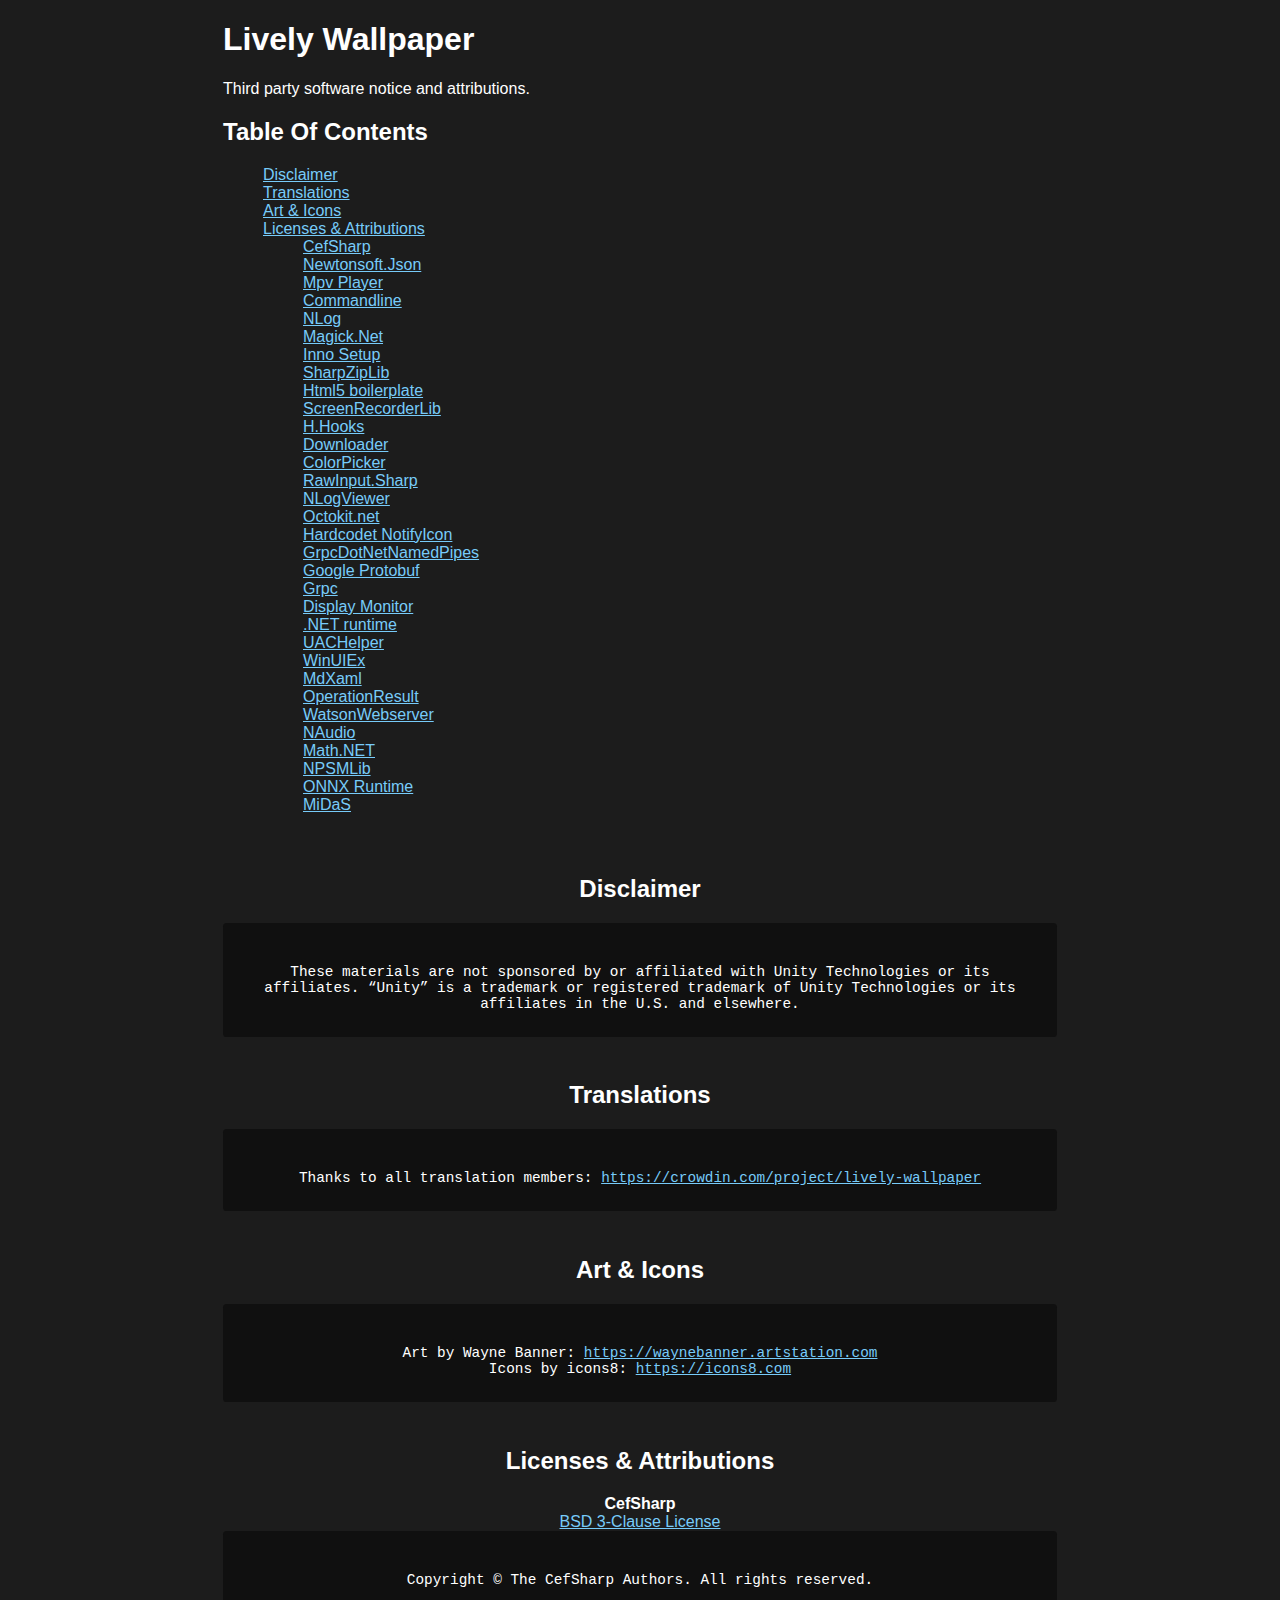
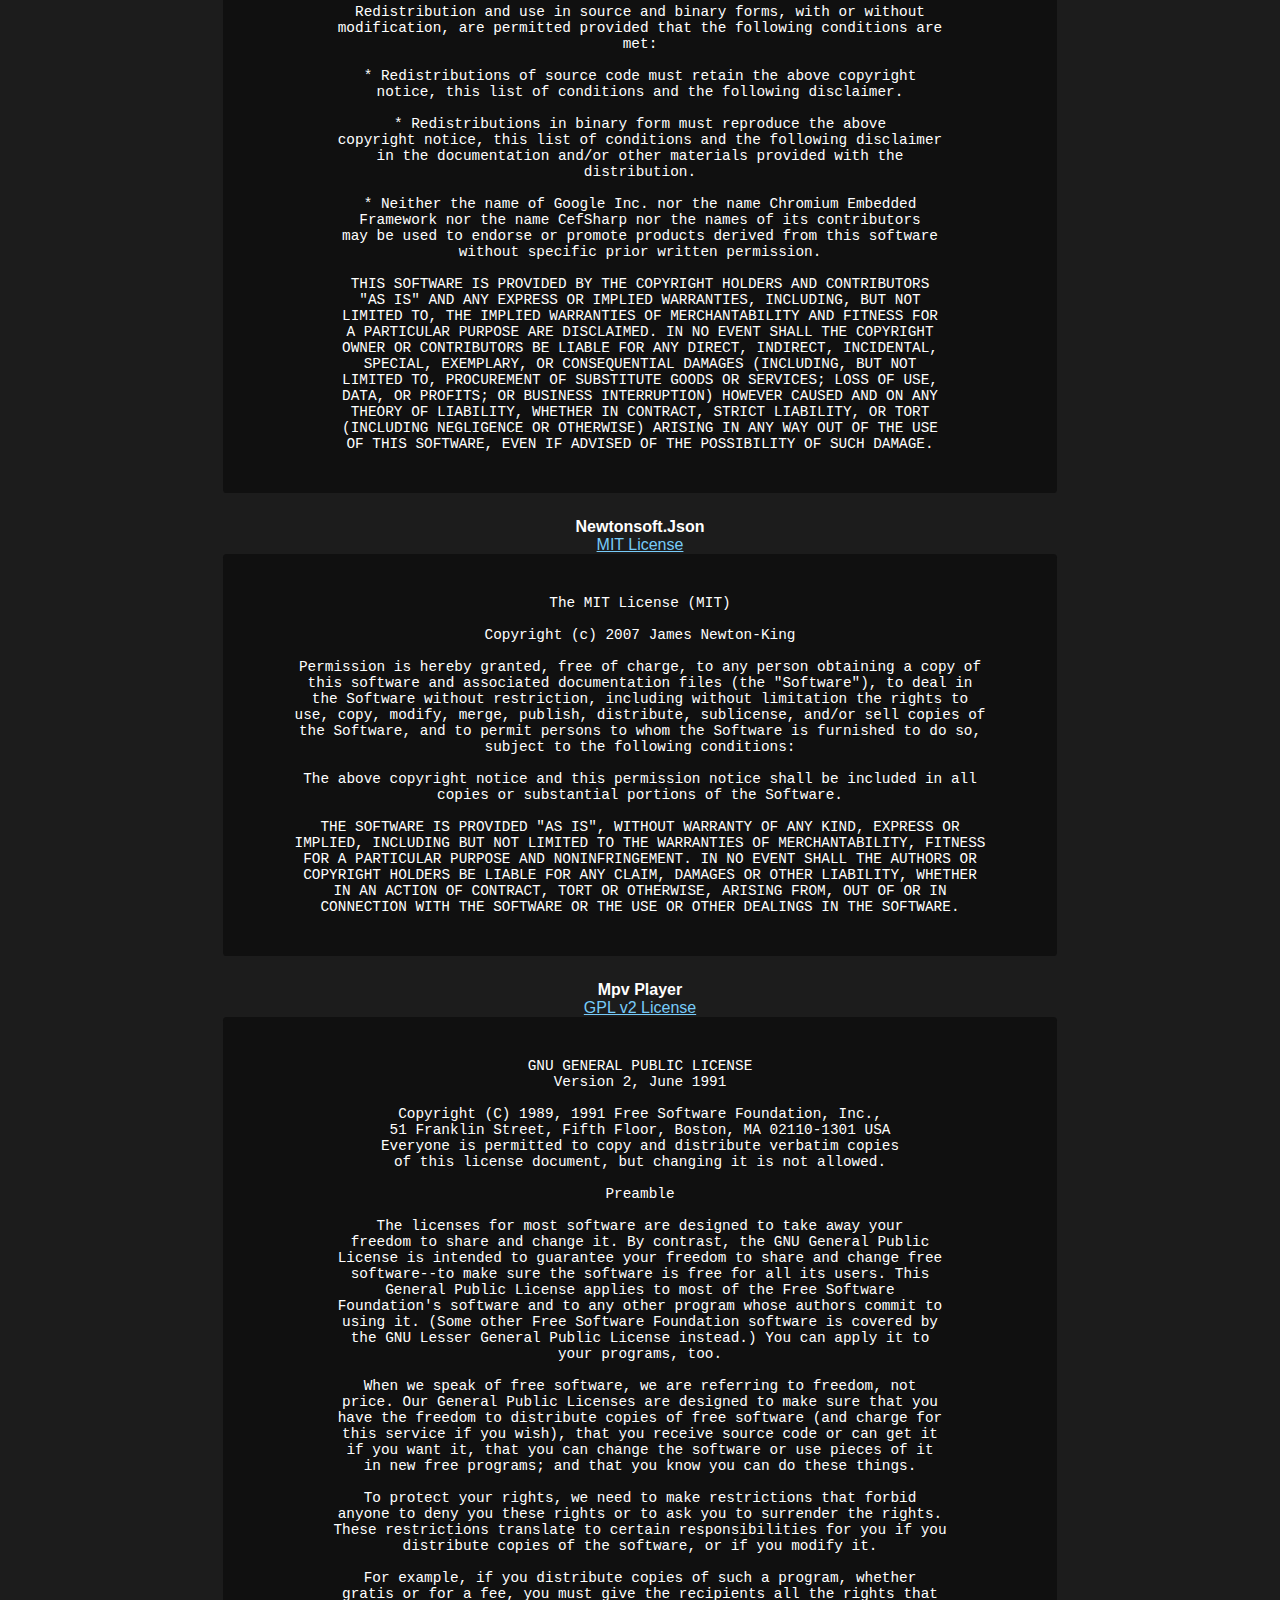
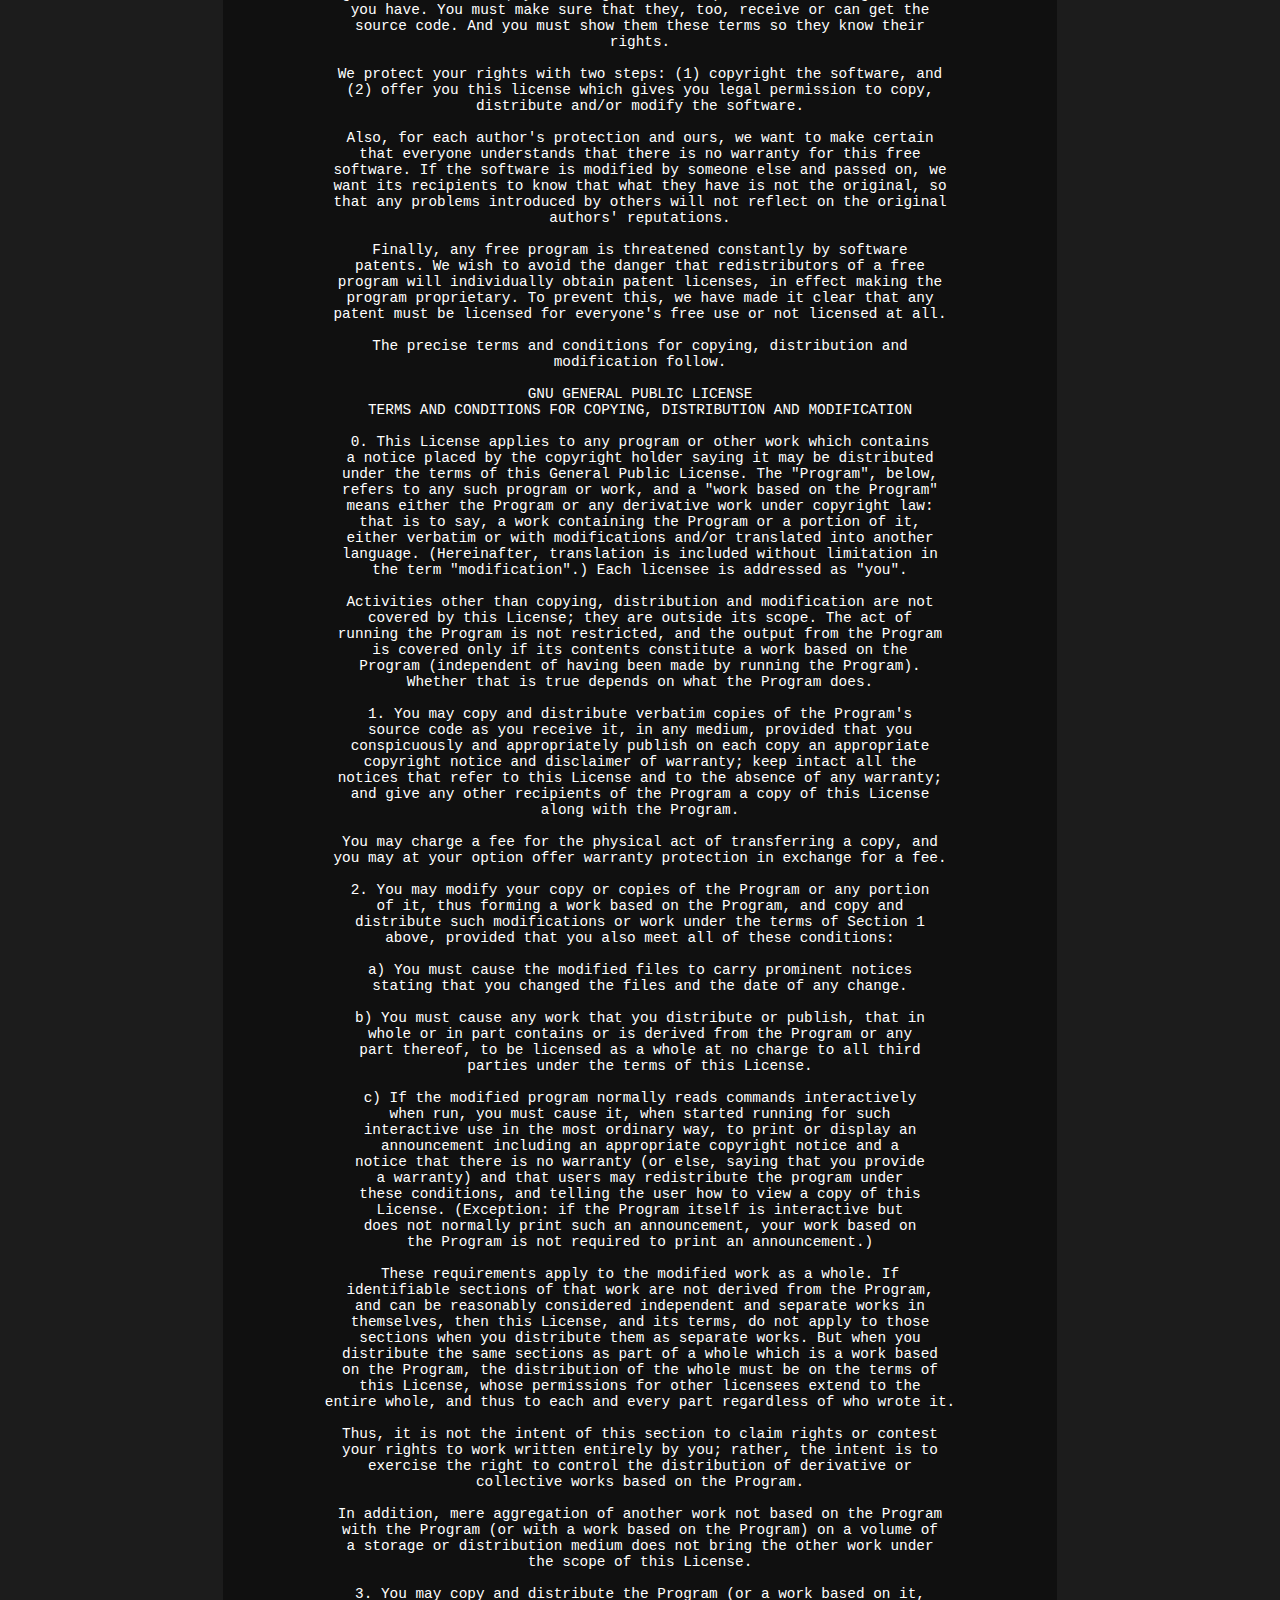
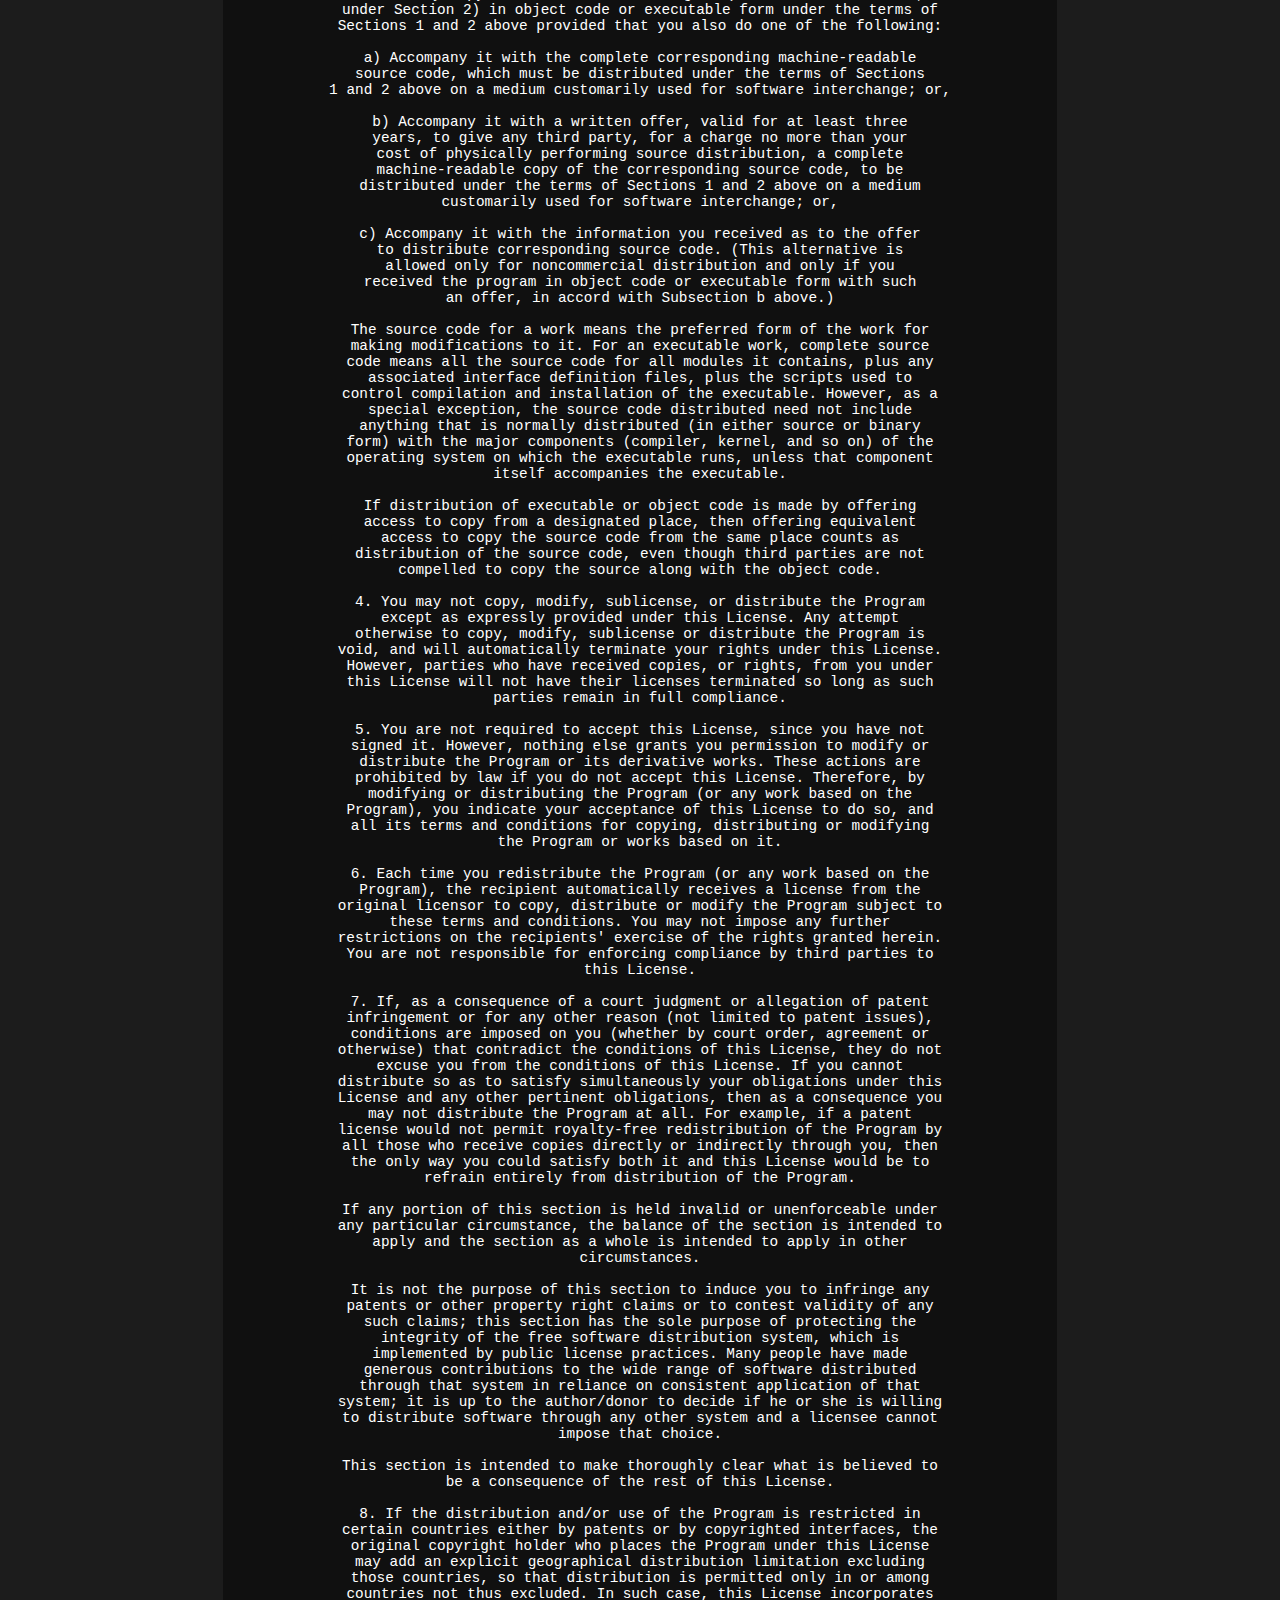
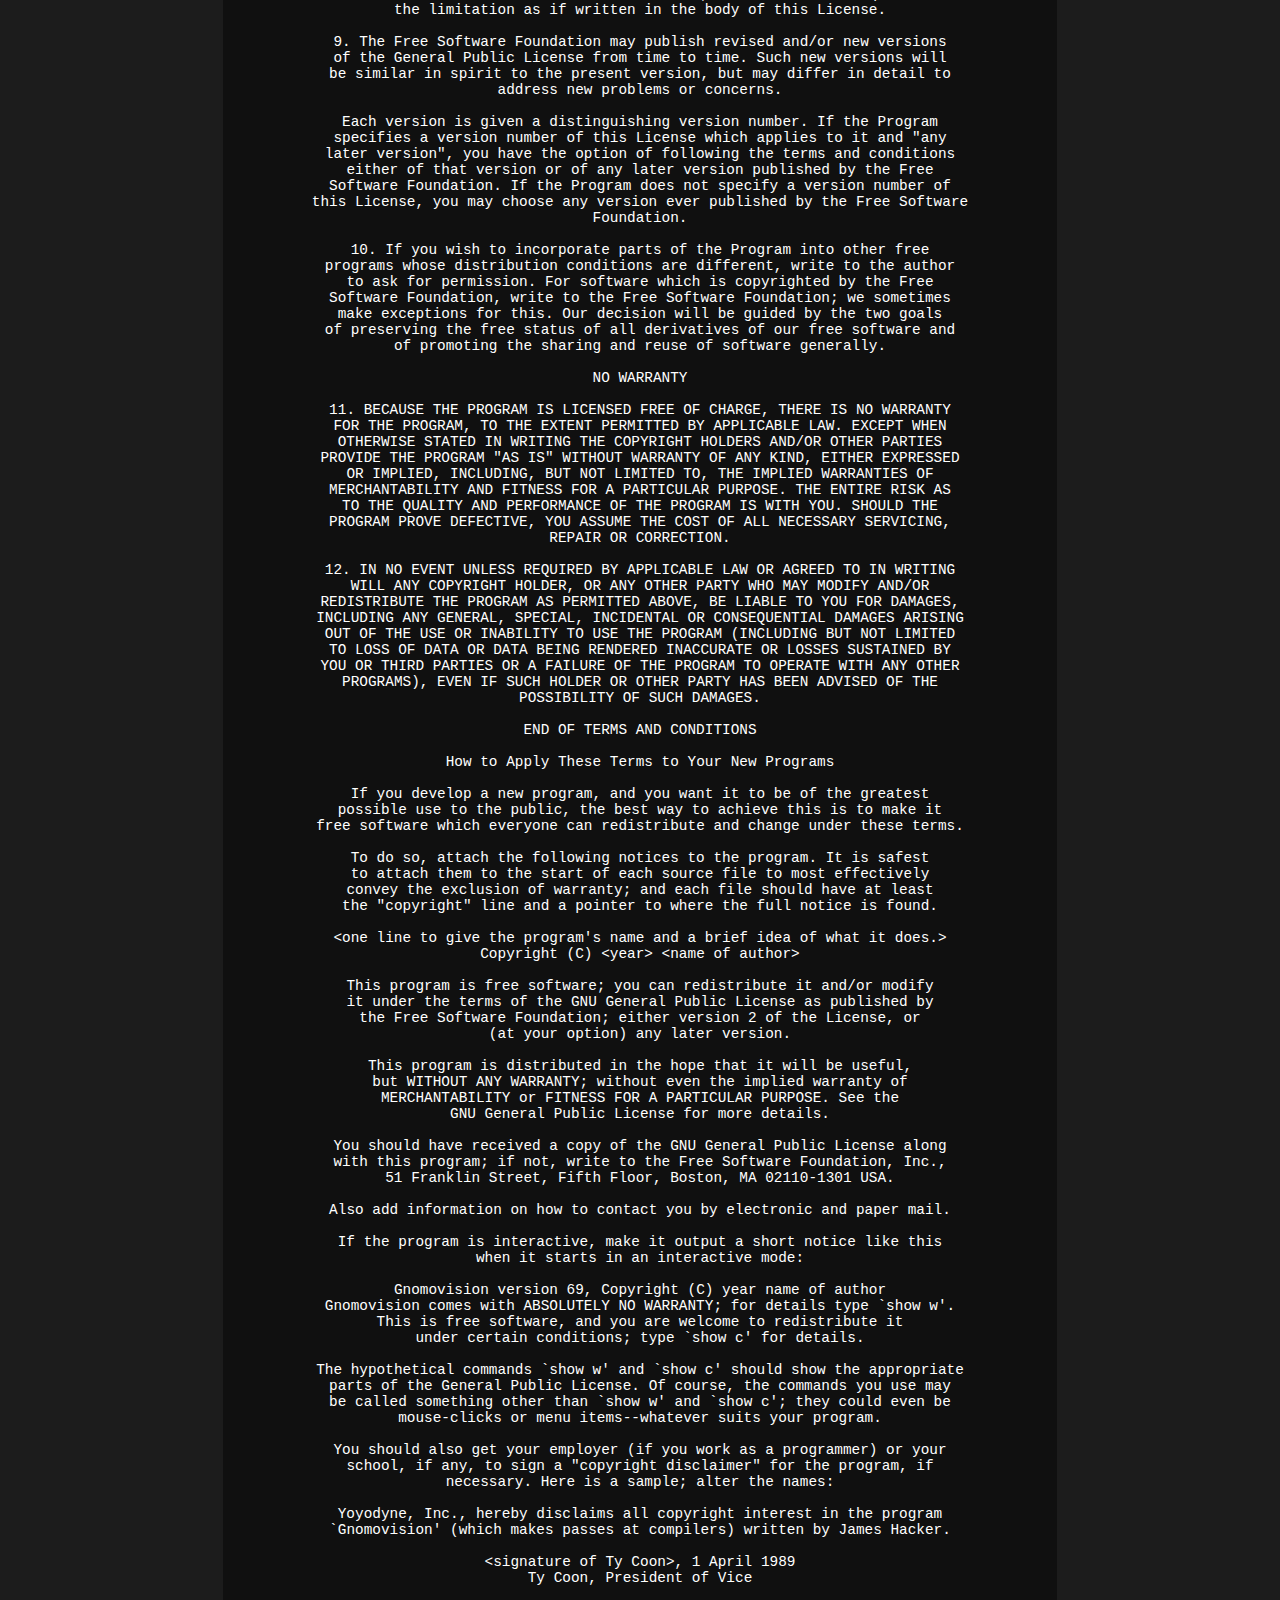
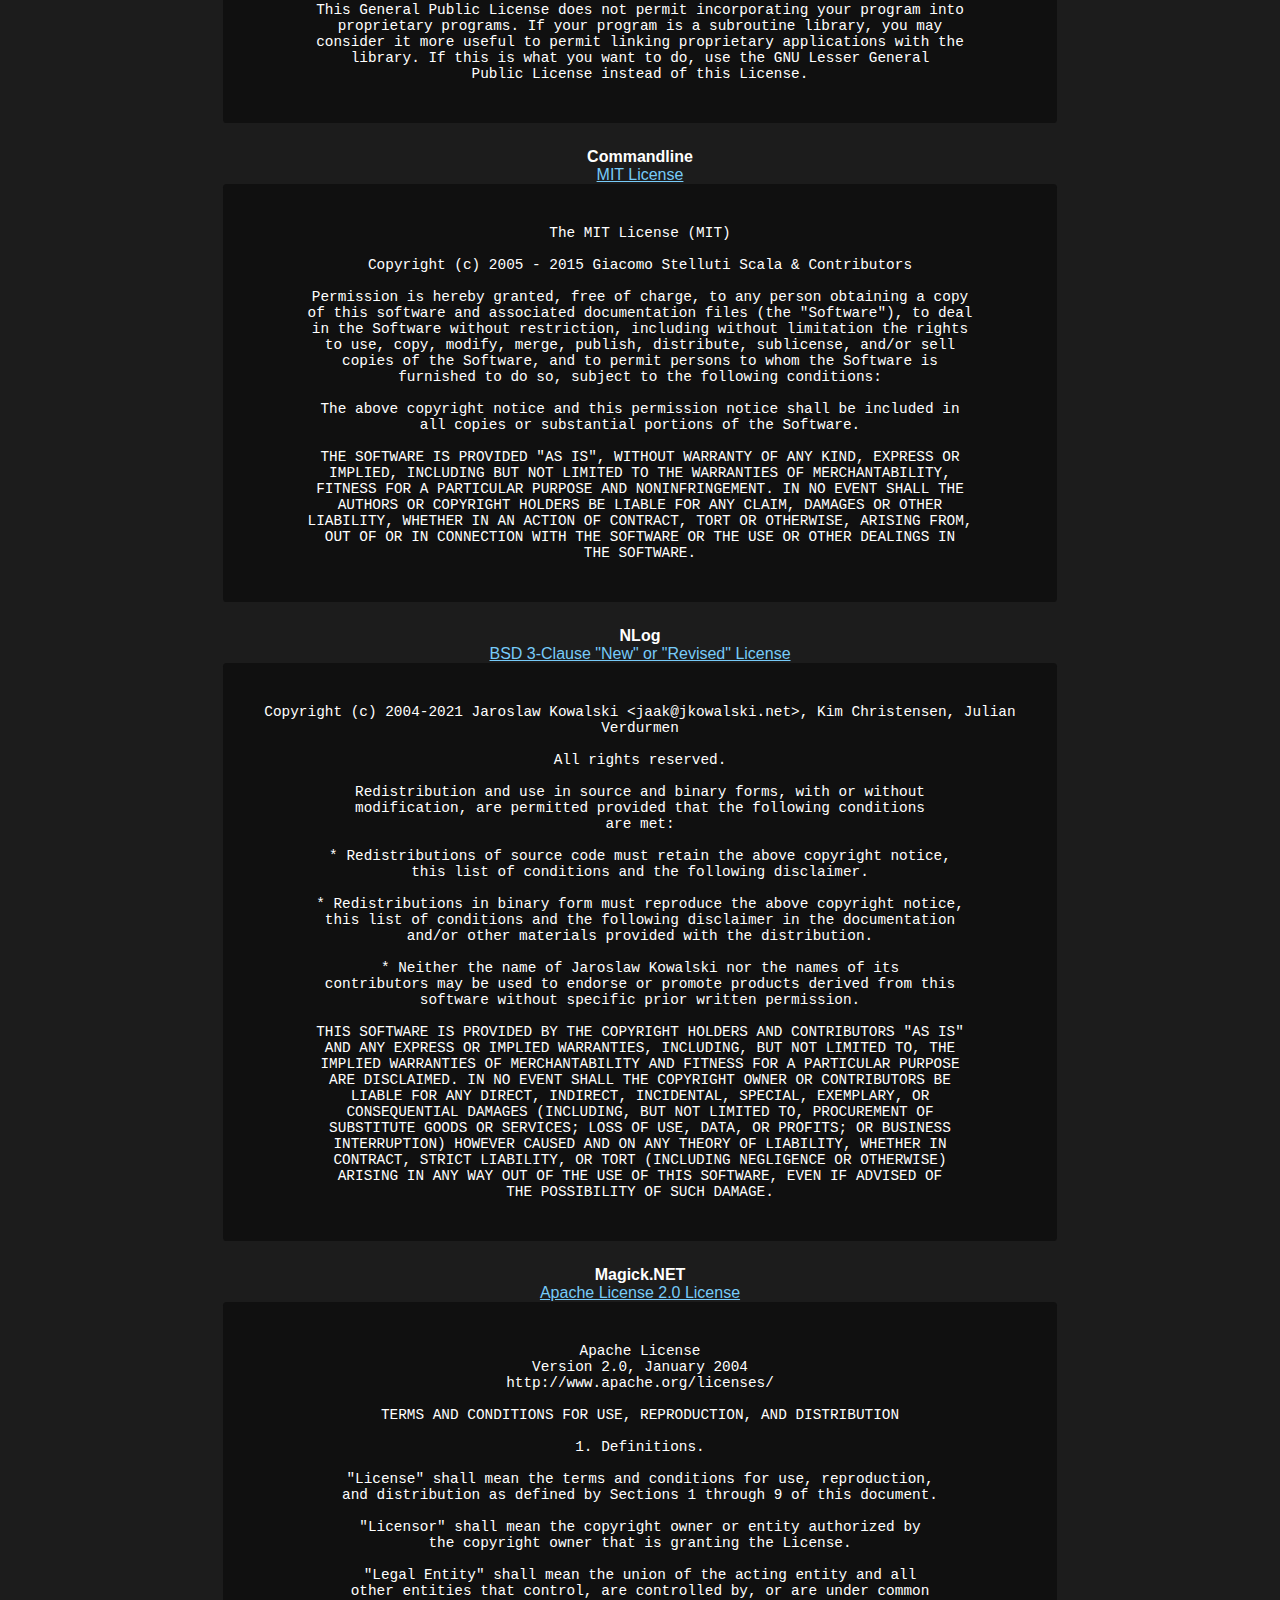
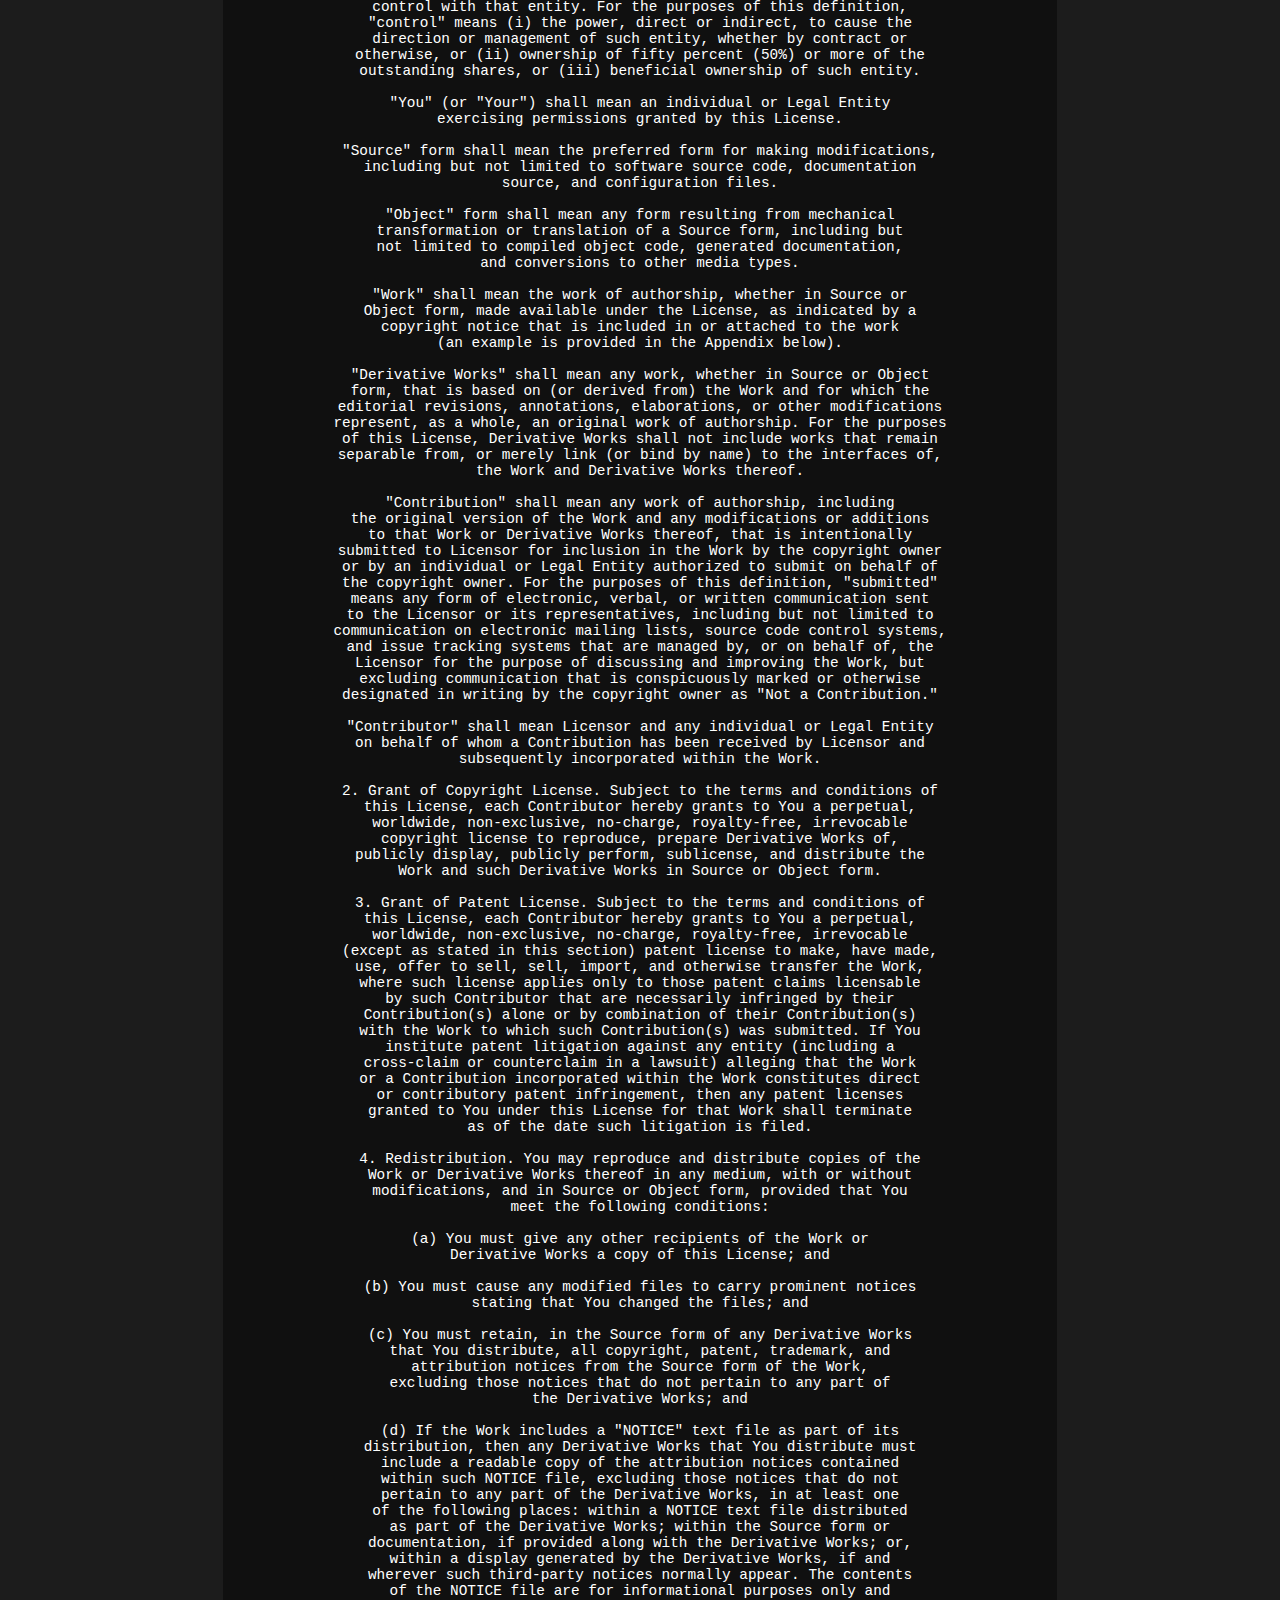
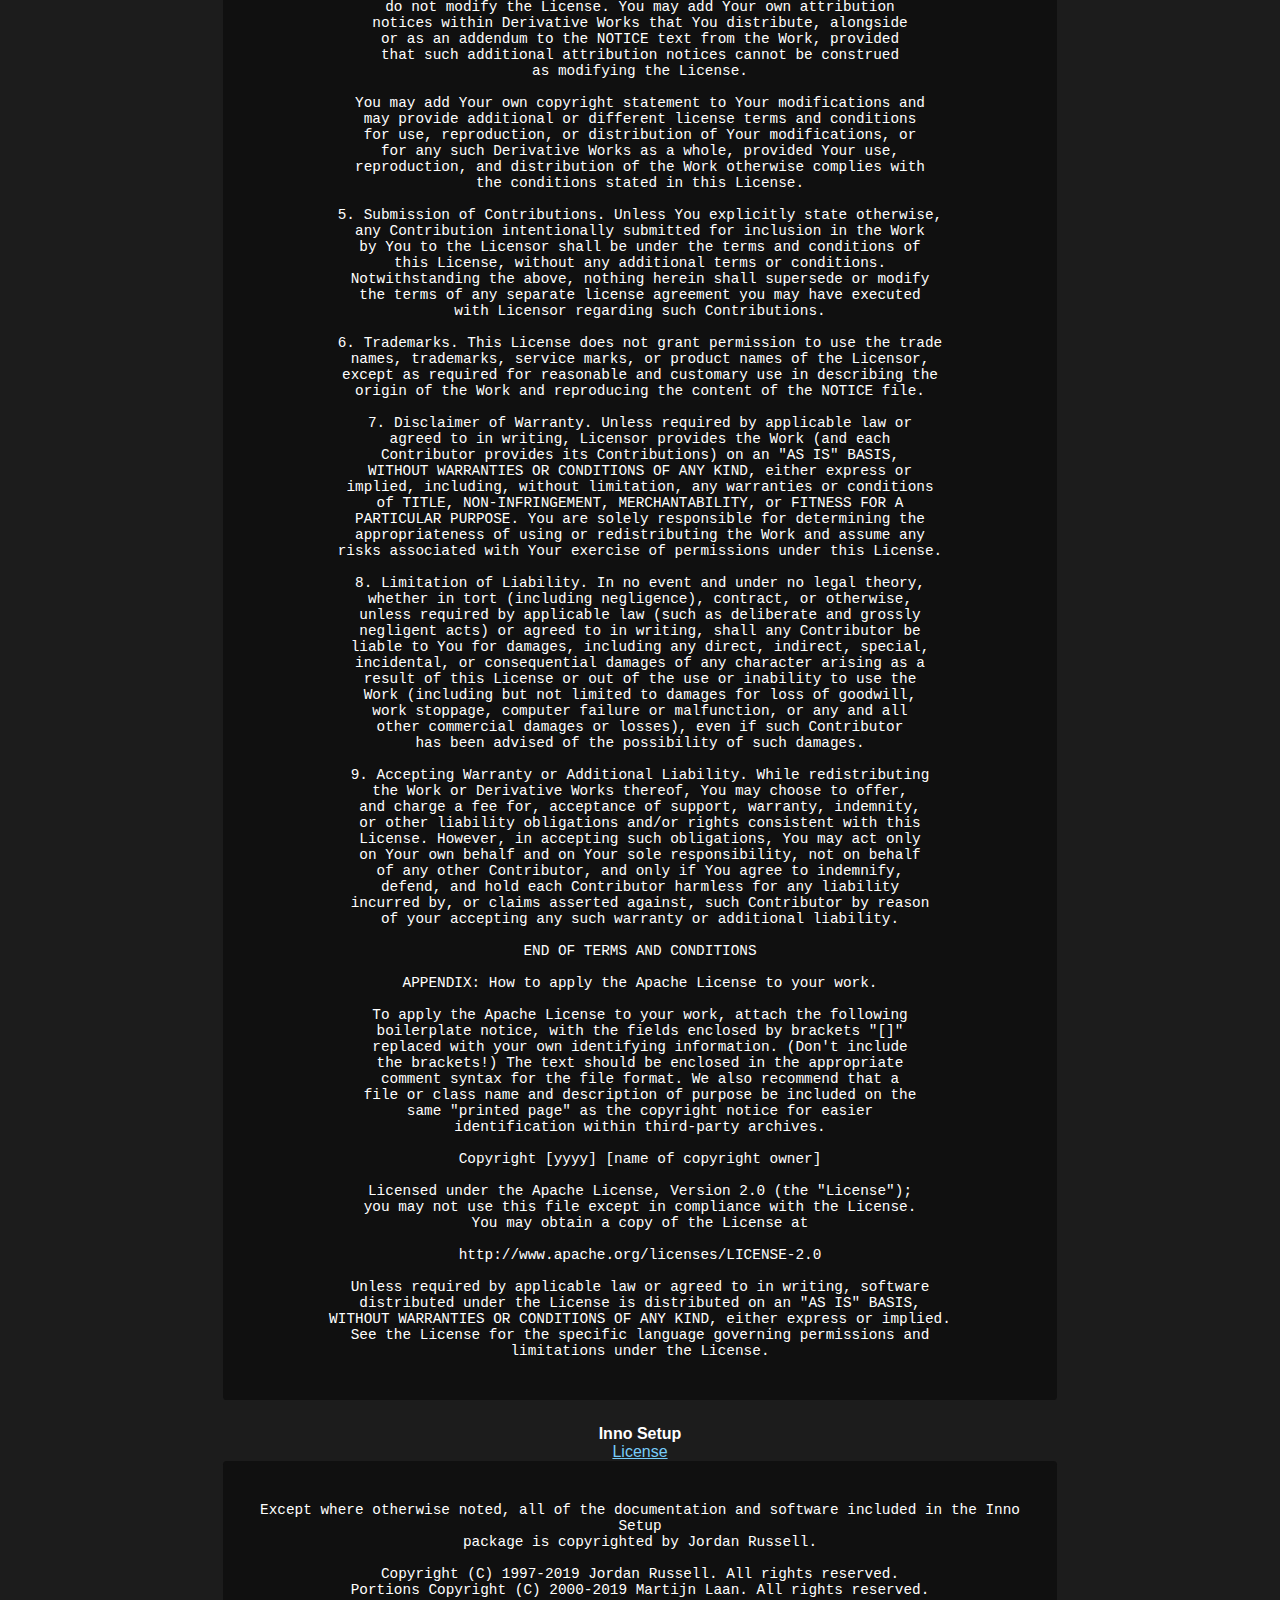
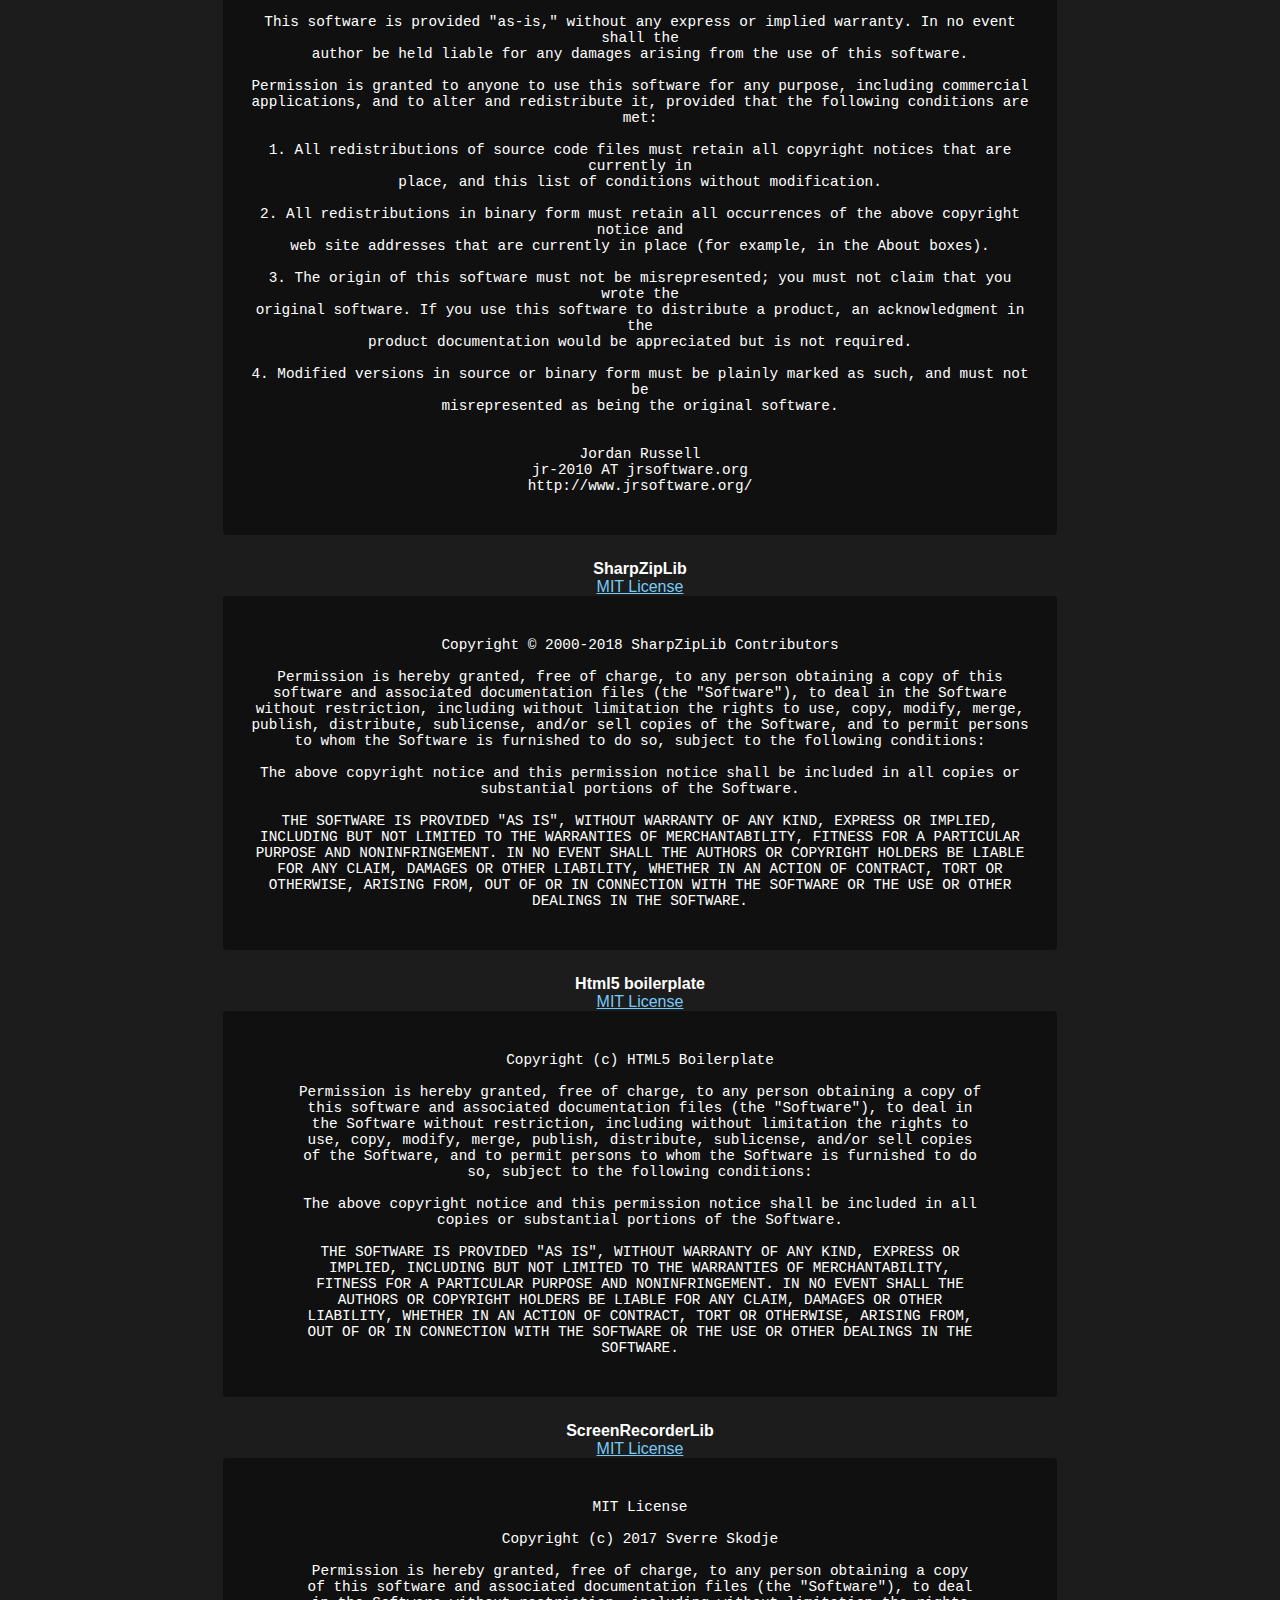
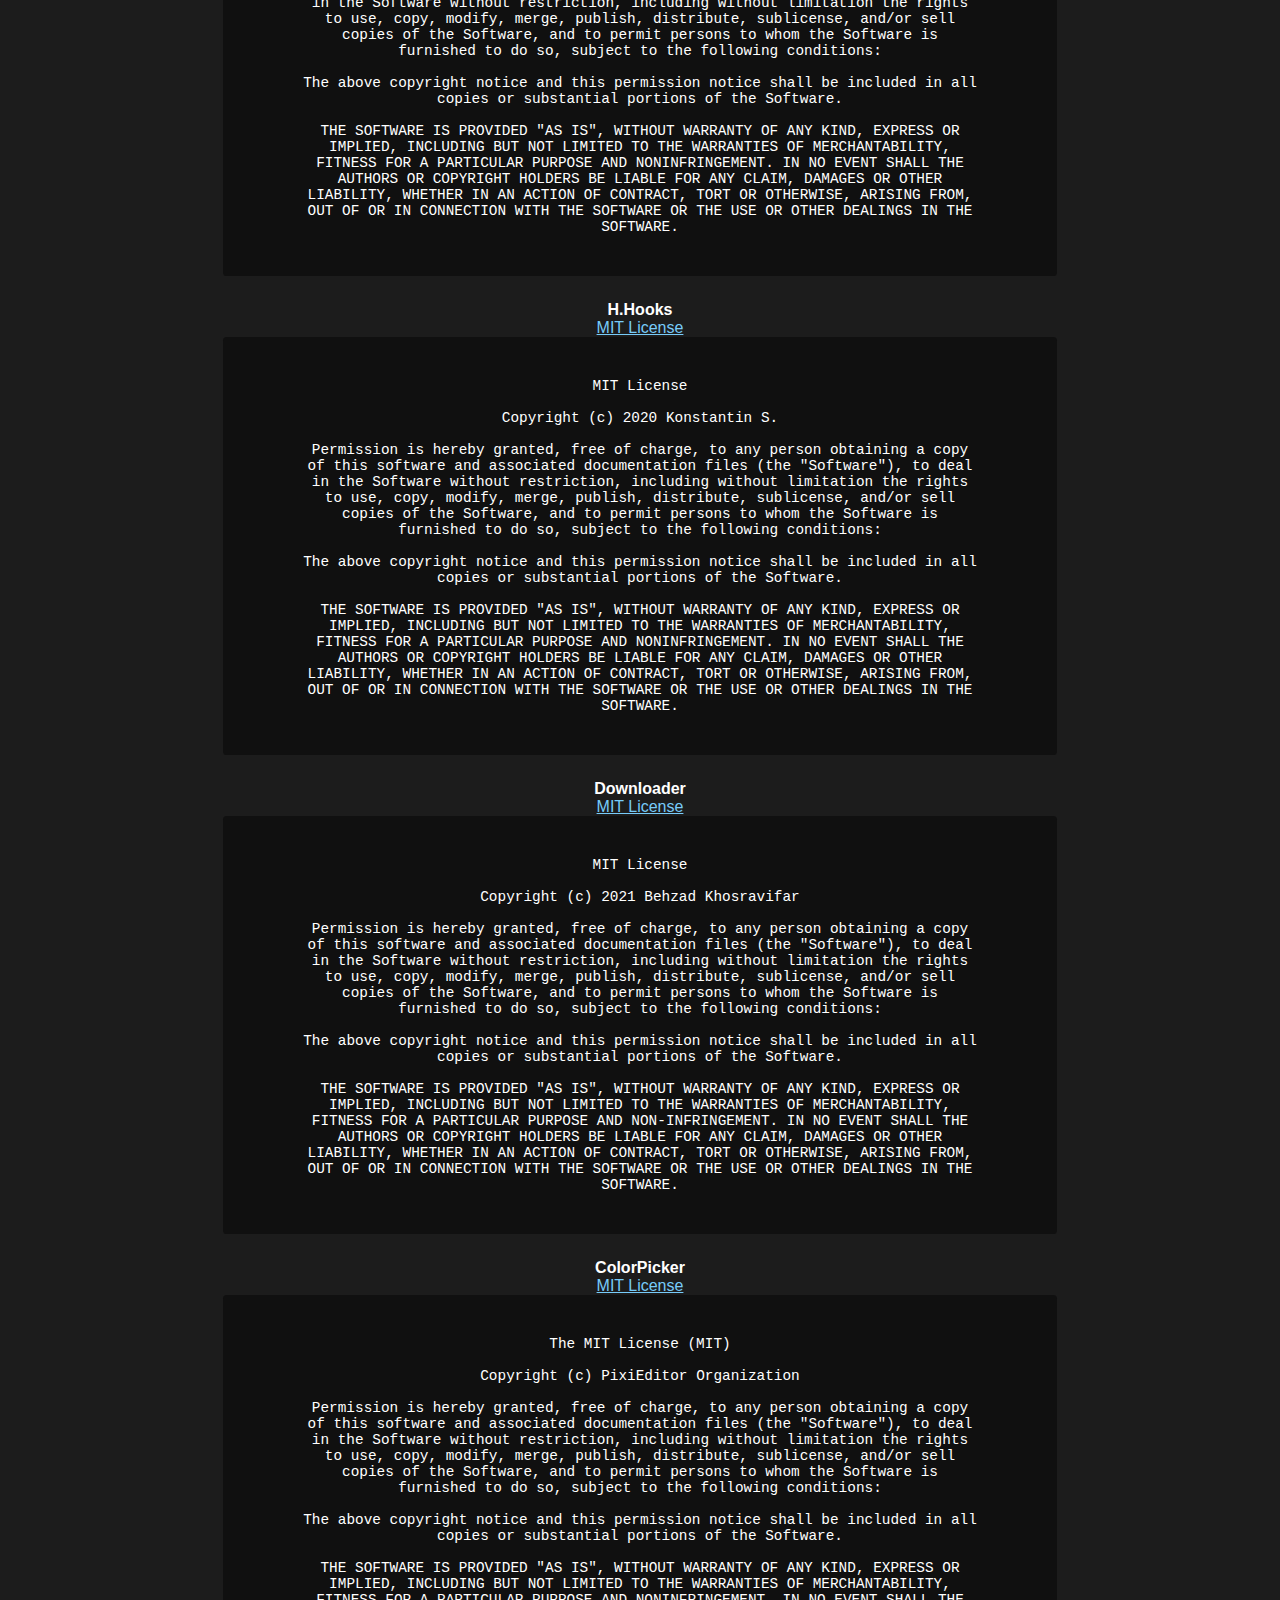
<file: attribution/index.html>
<!DOCTYPE html>
<html>
  <head>
    <title>Lively Wallpaper Attributions</title>
    <meta charset="utf-8" />
    <meta name="viewport" content="width=device-width, initial-scale=1, user-scalable=no" />
  </head>
  <style>
    html {
      max-width: 850px;
      margin: auto;
    }

    body {
      color: white;
      background-color: #1c1c1c;
      font-family: "Noto Sans", sans-serif;
    }

    a {
      color: #77cbf9;
    }

    license {
      display: block;
      padding: 25px;
      text-align: center;
      border-radius: 0.25em;
      background: #101010;
      font-family: "Courier New", monospace;
      white-space: pre-line;
      font-size: 0.9em;
    }

    h1 {
      font-size: 2em;
    }

    h2 {
      font-size: 1.5em;
    }

    .inner {
      text-align: center;
      padding: 25px 0 0 0;
    }
  </style>

  <body>
    <!-- Wrapper -->
    <div id="wrapper">
      <section id="intro">
        <h1>Lively Wallpaper</h1>
        <p>Third party software notice and attributions.</p>
      </section>

      <!-- One -->
      <section id="table">
        <div>
          <h2>Table Of Contents</h2>
          <ul style="list-style: none" id="content">
            <li><a href="#disclaimer">Disclaimer</a></li>
            <li><a href="#translation">Translations</a></li>
            <li><a href="#articons">Art & Icons</a></li>
            <li><a href="#attribution">Licenses & Attributions</a></li>
            <li>
              <ul style="list-style: none">
                <li><a href="#cef">CefSharp</a></li>
                <li><a href="#newton">Newtonsoft.Json</a></li>
                <li><a href="#mpv">Mpv Player</a></li>
                <li><a href="#cmd">Commandline</a></li>
                <li><a href="#nlog">NLog</a></li>
                <li><a href="#magicknet">Magick.Net</a></li>
                <li><a href="#inno">Inno Setup</a></li>
                <li><a href="#sharpziplib">SharpZipLib</a></li>
                <li><a href="#h5boiler">Html5 boilerplate</a></li>
                <li><a href="#screenrecorder">ScreenRecorderLib</a></li>
                <li><a href="#hhook">H.Hooks</a></li>
                <li><a href="#downloader">Downloader</a></li>
                <li><a href="#colorpicker">ColorPicker</a></li>
                <li><a href="#rawinput">RawInput.Sharp</a></li>
                <li><a href="#nlogviewer">NLogViewer</a></li>
                <li><a href="#octokit">Octokit.net</a></li>
                <li><a href="#wpf-notifyicon">Hardcodet NotifyIcon</a></li>
                <li><a href="#grpcnamedpipes">GrpcDotNetNamedPipes</a></li>
                <li><a href="#google-protobuf">Google Protobuf</a></li>
                <li><a href="#grpc">Grpc</a></li>
                <li><a href="#audioflyout-display">Display Monitor</a></li>
                <li><a href="#dotnet-runtime">.NET runtime</a></li>
                <li><a href="#uachelper">UACHelper</a></li>
                <li><a href="#winuiex">WinUIEx</a></li>
                <li><a href="#mdxaml">MdXaml</a></li>
                <li><a href="#operationresult">OperationResult</a></li>
                <li><a href="#watson">WatsonWebserver</a></li>
                <li><a href="#naudio">NAudio</a></li>
                <li><a href="#mathnet">Math.NET</a></li>
                <li><a href="#npsmlib">NPSMLib</a></li>
                <li><a href="#onnx">ONNX Runtime</a></li>
                <li><a href="#midas">MiDaS</a></li>
              </ul>
            </li>
          </ul>
        </div>
      </section>

      <section id="disclaimer">		
        <div class="inner" > 
          <h2>Disclaimer</h2>
          <div>
            <license >
              These materials are not sponsored by or affiliated with Unity Technologies or its affiliates. “Unity” is a trademark or registered trademark of Unity Technologies or its affiliates in the U.S. and elsewhere.
            </license>
          </div>
        </div>
      </section>

      <section id="translation">		
        <div class="inner" > 
          <h2>Translations</h2>
          <div>
            <license>
              Thanks to all translation members: <a href="https://crowdin.com/project/lively-wallpaper" target="_blank">https://crowdin.com/project/lively-wallpaper</a>
            </license>
          </div>
        </div>
      </section>

      <section id="articons">		
        <div class="inner" > 
          <h2>Art & Icons</h2>
          <div>
            <license >
              Art by Wayne Banner: <a href="https://waynebanner.artstation.com/" target="_blank">https://waynebanner.artstation.com</a>
              Icons by icons8: <a href="https://icons8.com/" target="_blank">https://icons8.com</a>
            </license>
          </div>
        </div>
      </section>

      <section id="attribution">		
        <div class="inner" > 
          <h2>Licenses & Attributions</h2>		
          
          <div>
            <b id="cef">CefSharp</b>
            <div>
              <a href="https://raw.githubusercontent.com/cefsharp/CefSharp/master/LICENSE" target="_blank">BSD 3-Clause License</a>
            </div>
            <license>      
              Copyright © The CefSharp Authors. All rights reserved.

              Redistribution and use in source and binary forms, with or without
              modification, are permitted provided that the following conditions are
              met:

              * Redistributions of source code must retain the above copyright
              notice, this list of conditions and the following disclaimer.

              * Redistributions in binary form must reproduce the above
              copyright notice, this list of conditions and the following disclaimer
              in the documentation and/or other materials provided with the
              distribution.

              * Neither the name of Google Inc. nor the name Chromium Embedded
              Framework nor the name CefSharp nor the names of its contributors
              may be used to endorse or promote products derived from this software
              without specific prior written permission.

              THIS SOFTWARE IS PROVIDED BY THE COPYRIGHT HOLDERS AND CONTRIBUTORS
              "AS IS" AND ANY EXPRESS OR IMPLIED WARRANTIES, INCLUDING, BUT NOT
              LIMITED TO, THE IMPLIED WARRANTIES OF MERCHANTABILITY AND FITNESS FOR
              A PARTICULAR PURPOSE ARE DISCLAIMED. IN NO EVENT SHALL THE COPYRIGHT
              OWNER OR CONTRIBUTORS BE LIABLE FOR ANY DIRECT, INDIRECT, INCIDENTAL,
              SPECIAL, EXEMPLARY, OR CONSEQUENTIAL DAMAGES (INCLUDING, BUT NOT
              LIMITED TO, PROCUREMENT OF SUBSTITUTE GOODS OR SERVICES; LOSS OF USE,
              DATA, OR PROFITS; OR BUSINESS INTERRUPTION) HOWEVER CAUSED AND ON ANY
              THEORY OF LIABILITY, WHETHER IN CONTRACT, STRICT LIABILITY, OR TORT
              (INCLUDING NEGLIGENCE OR OTHERWISE) ARISING IN ANY WAY OUT OF THE USE
              OF THIS SOFTWARE, EVEN IF ADVISED OF THE POSSIBILITY OF SUCH DAMAGE.

            </license>
          </div>

          <div class="inner">
            <b id="newton">Newtonsoft.Json</b>
            <div>
              <a href="https://raw.githubusercontent.com/JamesNK/Newtonsoft.Json/master/LICENSE.md" target="_blank">MIT License</a>
            </div>
            <license>
                The MIT License (MIT)

                Copyright (c) 2007 James Newton-King

                Permission is hereby granted, free of charge, to any person obtaining a copy of
                this software and associated documentation files (the "Software"), to deal in
                the Software without restriction, including without limitation the rights to
                use, copy, modify, merge, publish, distribute, sublicense, and/or sell copies of
                the Software, and to permit persons to whom the Software is furnished to do so,
                subject to the following conditions:

                The above copyright notice and this permission notice shall be included in all
                copies or substantial portions of the Software.

                THE SOFTWARE IS PROVIDED "AS IS", WITHOUT WARRANTY OF ANY KIND, EXPRESS OR
                IMPLIED, INCLUDING BUT NOT LIMITED TO THE WARRANTIES OF MERCHANTABILITY, FITNESS
                FOR A PARTICULAR PURPOSE AND NONINFRINGEMENT. IN NO EVENT SHALL THE AUTHORS OR
                COPYRIGHT HOLDERS BE LIABLE FOR ANY CLAIM, DAMAGES OR OTHER LIABILITY, WHETHER
                IN AN ACTION OF CONTRACT, TORT OR OTHERWISE, ARISING FROM, OUT OF OR IN
                CONNECTION WITH THE SOFTWARE OR THE USE OR OTHER DEALINGS IN THE SOFTWARE.

            </license>
          </div>
     
          <div class="inner">
            <b id="mpv">Mpv Player</b>
            <div>
              <a href="https://raw.githubusercontent.com/mpv-player/mpv/master/LICENSE.GPL" target="_blank">GPL v2 License</a>
            </div>
            <license>
              GNU GENERAL PUBLIC LICENSE
              Version 2, June 1991

              Copyright (C) 1989, 1991 Free Software Foundation, Inc.,
              51 Franklin Street, Fifth Floor, Boston, MA 02110-1301 USA
              Everyone is permitted to copy and distribute verbatim copies
              of this license document, but changing it is not allowed.

              Preamble

              The licenses for most software are designed to take away your
              freedom to share and change it.  By contrast, the GNU General Public
              License is intended to guarantee your freedom to share and change free
              software--to make sure the software is free for all its users.  This
              General Public License applies to most of the Free Software
              Foundation's software and to any other program whose authors commit to
              using it.  (Some other Free Software Foundation software is covered by
              the GNU Lesser General Public License instead.)  You can apply it to
              your programs, too.

              When we speak of free software, we are referring to freedom, not
              price.  Our General Public Licenses are designed to make sure that you
              have the freedom to distribute copies of free software (and charge for
              this service if you wish), that you receive source code or can get it
              if you want it, that you can change the software or use pieces of it
              in new free programs; and that you know you can do these things.

              To protect your rights, we need to make restrictions that forbid
              anyone to deny you these rights or to ask you to surrender the rights.
              These restrictions translate to certain responsibilities for you if you
              distribute copies of the software, or if you modify it.

              For example, if you distribute copies of such a program, whether
              gratis or for a fee, you must give the recipients all the rights that
              you have.  You must make sure that they, too, receive or can get the
              source code.  And you must show them these terms so they know their
              rights.

              We protect your rights with two steps: (1) copyright the software, and
              (2) offer you this license which gives you legal permission to copy,
              distribute and/or modify the software.

              Also, for each author's protection and ours, we want to make certain
              that everyone understands that there is no warranty for this free
              software.  If the software is modified by someone else and passed on, we
              want its recipients to know that what they have is not the original, so
              that any problems introduced by others will not reflect on the original
              authors' reputations.

              Finally, any free program is threatened constantly by software
              patents.  We wish to avoid the danger that redistributors of a free
              program will individually obtain patent licenses, in effect making the
              program proprietary.  To prevent this, we have made it clear that any
              patent must be licensed for everyone's free use or not licensed at all.

              The precise terms and conditions for copying, distribution and
              modification follow.

              GNU GENERAL PUBLIC LICENSE
              TERMS AND CONDITIONS FOR COPYING, DISTRIBUTION AND MODIFICATION

              0. This License applies to any program or other work which contains
              a notice placed by the copyright holder saying it may be distributed
              under the terms of this General Public License.  The "Program", below,
              refers to any such program or work, and a "work based on the Program"
              means either the Program or any derivative work under copyright law:
              that is to say, a work containing the Program or a portion of it,
              either verbatim or with modifications and/or translated into another
              language.  (Hereinafter, translation is included without limitation in
              the term "modification".)  Each licensee is addressed as "you".

              Activities other than copying, distribution and modification are not
              covered by this License; they are outside its scope.  The act of
              running the Program is not restricted, and the output from the Program
              is covered only if its contents constitute a work based on the
              Program (independent of having been made by running the Program).
              Whether that is true depends on what the Program does.

              1. You may copy and distribute verbatim copies of the Program's
              source code as you receive it, in any medium, provided that you
              conspicuously and appropriately publish on each copy an appropriate
              copyright notice and disclaimer of warranty; keep intact all the
              notices that refer to this License and to the absence of any warranty;
              and give any other recipients of the Program a copy of this License
              along with the Program.

              You may charge a fee for the physical act of transferring a copy, and
              you may at your option offer warranty protection in exchange for a fee.

              2. You may modify your copy or copies of the Program or any portion
              of it, thus forming a work based on the Program, and copy and
              distribute such modifications or work under the terms of Section 1
              above, provided that you also meet all of these conditions:

              a) You must cause the modified files to carry prominent notices
              stating that you changed the files and the date of any change.

              b) You must cause any work that you distribute or publish, that in
              whole or in part contains or is derived from the Program or any
              part thereof, to be licensed as a whole at no charge to all third
              parties under the terms of this License.

              c) If the modified program normally reads commands interactively
              when run, you must cause it, when started running for such
              interactive use in the most ordinary way, to print or display an
              announcement including an appropriate copyright notice and a
              notice that there is no warranty (or else, saying that you provide
              a warranty) and that users may redistribute the program under
              these conditions, and telling the user how to view a copy of this
              License.  (Exception: if the Program itself is interactive but
              does not normally print such an announcement, your work based on
              the Program is not required to print an announcement.)

              These requirements apply to the modified work as a whole.  If
              identifiable sections of that work are not derived from the Program,
              and can be reasonably considered independent and separate works in
              themselves, then this License, and its terms, do not apply to those
              sections when you distribute them as separate works.  But when you
              distribute the same sections as part of a whole which is a work based
              on the Program, the distribution of the whole must be on the terms of
              this License, whose permissions for other licensees extend to the
              entire whole, and thus to each and every part regardless of who wrote it.

              Thus, it is not the intent of this section to claim rights or contest
              your rights to work written entirely by you; rather, the intent is to
              exercise the right to control the distribution of derivative or
              collective works based on the Program.

              In addition, mere aggregation of another work not based on the Program
              with the Program (or with a work based on the Program) on a volume of
              a storage or distribution medium does not bring the other work under
              the scope of this License.

              3. You may copy and distribute the Program (or a work based on it,
              under Section 2) in object code or executable form under the terms of
              Sections 1 and 2 above provided that you also do one of the following:

              a) Accompany it with the complete corresponding machine-readable
              source code, which must be distributed under the terms of Sections
              1 and 2 above on a medium customarily used for software interchange; or,

              b) Accompany it with a written offer, valid for at least three
              years, to give any third party, for a charge no more than your
              cost of physically performing source distribution, a complete
              machine-readable copy of the corresponding source code, to be
              distributed under the terms of Sections 1 and 2 above on a medium
              customarily used for software interchange; or,

              c) Accompany it with the information you received as to the offer
              to distribute corresponding source code.  (This alternative is
              allowed only for noncommercial distribution and only if you
              received the program in object code or executable form with such
              an offer, in accord with Subsection b above.)

              The source code for a work means the preferred form of the work for
              making modifications to it.  For an executable work, complete source
              code means all the source code for all modules it contains, plus any
              associated interface definition files, plus the scripts used to
              control compilation and installation of the executable.  However, as a
              special exception, the source code distributed need not include
              anything that is normally distributed (in either source or binary
              form) with the major components (compiler, kernel, and so on) of the
              operating system on which the executable runs, unless that component
              itself accompanies the executable.

              If distribution of executable or object code is made by offering
              access to copy from a designated place, then offering equivalent
              access to copy the source code from the same place counts as
              distribution of the source code, even though third parties are not
              compelled to copy the source along with the object code.

              4. You may not copy, modify, sublicense, or distribute the Program
              except as expressly provided under this License.  Any attempt
              otherwise to copy, modify, sublicense or distribute the Program is
              void, and will automatically terminate your rights under this License.
              However, parties who have received copies, or rights, from you under
              this License will not have their licenses terminated so long as such
              parties remain in full compliance.

              5. You are not required to accept this License, since you have not
              signed it.  However, nothing else grants you permission to modify or
              distribute the Program or its derivative works.  These actions are
              prohibited by law if you do not accept this License.  Therefore, by
              modifying or distributing the Program (or any work based on the
              Program), you indicate your acceptance of this License to do so, and
              all its terms and conditions for copying, distributing or modifying
              the Program or works based on it.

              6. Each time you redistribute the Program (or any work based on the
              Program), the recipient automatically receives a license from the
              original licensor to copy, distribute or modify the Program subject to
              these terms and conditions.  You may not impose any further
              restrictions on the recipients' exercise of the rights granted herein.
              You are not responsible for enforcing compliance by third parties to
              this License.

              7. If, as a consequence of a court judgment or allegation of patent
              infringement or for any other reason (not limited to patent issues),
              conditions are imposed on you (whether by court order, agreement or
              otherwise) that contradict the conditions of this License, they do not
              excuse you from the conditions of this License.  If you cannot
              distribute so as to satisfy simultaneously your obligations under this
              License and any other pertinent obligations, then as a consequence you
              may not distribute the Program at all.  For example, if a patent
              license would not permit royalty-free redistribution of the Program by
              all those who receive copies directly or indirectly through you, then
              the only way you could satisfy both it and this License would be to
              refrain entirely from distribution of the Program.

              If any portion of this section is held invalid or unenforceable under
              any particular circumstance, the balance of the section is intended to
              apply and the section as a whole is intended to apply in other
              circumstances.

              It is not the purpose of this section to induce you to infringe any
              patents or other property right claims or to contest validity of any
              such claims; this section has the sole purpose of protecting the
              integrity of the free software distribution system, which is
              implemented by public license practices.  Many people have made
              generous contributions to the wide range of software distributed
              through that system in reliance on consistent application of that
              system; it is up to the author/donor to decide if he or she is willing
              to distribute software through any other system and a licensee cannot
              impose that choice.

              This section is intended to make thoroughly clear what is believed to
              be a consequence of the rest of this License.

              8. If the distribution and/or use of the Program is restricted in
              certain countries either by patents or by copyrighted interfaces, the
              original copyright holder who places the Program under this License
              may add an explicit geographical distribution limitation excluding
              those countries, so that distribution is permitted only in or among
              countries not thus excluded.  In such case, this License incorporates
              the limitation as if written in the body of this License.

              9. The Free Software Foundation may publish revised and/or new versions
              of the General Public License from time to time.  Such new versions will
              be similar in spirit to the present version, but may differ in detail to
              address new problems or concerns.

              Each version is given a distinguishing version number.  If the Program
              specifies a version number of this License which applies to it and "any
              later version", you have the option of following the terms and conditions
              either of that version or of any later version published by the Free
              Software Foundation.  If the Program does not specify a version number of
              this License, you may choose any version ever published by the Free Software
              Foundation.

              10. If you wish to incorporate parts of the Program into other free
              programs whose distribution conditions are different, write to the author
              to ask for permission.  For software which is copyrighted by the Free
              Software Foundation, write to the Free Software Foundation; we sometimes
              make exceptions for this.  Our decision will be guided by the two goals
              of preserving the free status of all derivatives of our free software and
              of promoting the sharing and reuse of software generally.

              NO WARRANTY

              11. BECAUSE THE PROGRAM IS LICENSED FREE OF CHARGE, THERE IS NO WARRANTY
              FOR THE PROGRAM, TO THE EXTENT PERMITTED BY APPLICABLE LAW.  EXCEPT WHEN
              OTHERWISE STATED IN WRITING THE COPYRIGHT HOLDERS AND/OR OTHER PARTIES
              PROVIDE THE PROGRAM "AS IS" WITHOUT WARRANTY OF ANY KIND, EITHER EXPRESSED
              OR IMPLIED, INCLUDING, BUT NOT LIMITED TO, THE IMPLIED WARRANTIES OF
              MERCHANTABILITY AND FITNESS FOR A PARTICULAR PURPOSE.  THE ENTIRE RISK AS
              TO THE QUALITY AND PERFORMANCE OF THE PROGRAM IS WITH YOU.  SHOULD THE
              PROGRAM PROVE DEFECTIVE, YOU ASSUME THE COST OF ALL NECESSARY SERVICING,
              REPAIR OR CORRECTION.

              12. IN NO EVENT UNLESS REQUIRED BY APPLICABLE LAW OR AGREED TO IN WRITING
              WILL ANY COPYRIGHT HOLDER, OR ANY OTHER PARTY WHO MAY MODIFY AND/OR
              REDISTRIBUTE THE PROGRAM AS PERMITTED ABOVE, BE LIABLE TO YOU FOR DAMAGES,
              INCLUDING ANY GENERAL, SPECIAL, INCIDENTAL OR CONSEQUENTIAL DAMAGES ARISING
              OUT OF THE USE OR INABILITY TO USE THE PROGRAM (INCLUDING BUT NOT LIMITED
              TO LOSS OF DATA OR DATA BEING RENDERED INACCURATE OR LOSSES SUSTAINED BY
              YOU OR THIRD PARTIES OR A FAILURE OF THE PROGRAM TO OPERATE WITH ANY OTHER
              PROGRAMS), EVEN IF SUCH HOLDER OR OTHER PARTY HAS BEEN ADVISED OF THE
              POSSIBILITY OF SUCH DAMAGES.

              END OF TERMS AND CONDITIONS

              How to Apply These Terms to Your New Programs

              If you develop a new program, and you want it to be of the greatest
              possible use to the public, the best way to achieve this is to make it
              free software which everyone can redistribute and change under these terms.

              To do so, attach the following notices to the program.  It is safest
              to attach them to the start of each source file to most effectively
              convey the exclusion of warranty; and each file should have at least
              the "copyright" line and a pointer to where the full notice is found.

              &lt;one line to give the program's name and a brief idea of what it does.&gt;
              Copyright (C) &lt;year&gt;  &lt;name of author&gt;

              This program is free software; you can redistribute it and/or modify
              it under the terms of the GNU General Public License as published by
              the Free Software Foundation; either version 2 of the License, or
              (at your option) any later version.

              This program is distributed in the hope that it will be useful,
              but WITHOUT ANY WARRANTY; without even the implied warranty of
              MERCHANTABILITY or FITNESS FOR A PARTICULAR PURPOSE.  See the
              GNU General Public License for more details.

              You should have received a copy of the GNU General Public License along
              with this program; if not, write to the Free Software Foundation, Inc.,
              51 Franklin Street, Fifth Floor, Boston, MA 02110-1301 USA.

              Also add information on how to contact you by electronic and paper mail.

              If the program is interactive, make it output a short notice like this
              when it starts in an interactive mode:

              Gnomovision version 69, Copyright (C) year name of author
              Gnomovision comes with ABSOLUTELY NO WARRANTY; for details type `show w'.
              This is free software, and you are welcome to redistribute it
              under certain conditions; type `show c' for details.

              The hypothetical commands `show w' and `show c' should show the appropriate
              parts of the General Public License.  Of course, the commands you use may
              be called something other than `show w' and `show c'; they could even be
              mouse-clicks or menu items--whatever suits your program.

              You should also get your employer (if you work as a programmer) or your
              school, if any, to sign a "copyright disclaimer" for the program, if
              necessary.  Here is a sample; alter the names:

              Yoyodyne, Inc., hereby disclaims all copyright interest in the program
              `Gnomovision' (which makes passes at compilers) written by James Hacker.

              &lt;signature of Ty Coon&gt;, 1 April 1989
              Ty Coon, President of Vice

              This General Public License does not permit incorporating your program into
              proprietary programs.  If your program is a subroutine library, you may
              consider it more useful to permit linking proprietary applications with the
              library.  If this is what you want to do, use the GNU Lesser General
              Public License instead of this License.

            </license>
          </div>

          <div class="inner">
            <b id="cmd">Commandline</b>
            <div>
              <a href="https://raw.githubusercontent.com/commandlineparser/commandline/master/License.md" target="_blank">MIT License</a>
            </div>
            <license>
                The MIT License (MIT)

                Copyright (c) 2005 - 2015 Giacomo Stelluti Scala & Contributors

                Permission is hereby granted, free of charge, to any person obtaining a copy
                of this software and associated documentation files (the "Software"), to deal
                in the Software without restriction, including without limitation the rights
                to use, copy, modify, merge, publish, distribute, sublicense, and/or sell
                copies of the Software, and to permit persons to whom the Software is
                furnished to do so, subject to the following conditions:

                The above copyright notice and this permission notice shall be included in
                all copies or substantial portions of the Software.

                THE SOFTWARE IS PROVIDED "AS IS", WITHOUT WARRANTY OF ANY KIND, EXPRESS OR
                IMPLIED, INCLUDING BUT NOT LIMITED TO THE WARRANTIES OF MERCHANTABILITY,
                FITNESS FOR A PARTICULAR PURPOSE AND NONINFRINGEMENT. IN NO EVENT SHALL THE
                AUTHORS OR COPYRIGHT HOLDERS BE LIABLE FOR ANY CLAIM, DAMAGES OR OTHER
                LIABILITY, WHETHER IN AN ACTION OF CONTRACT, TORT OR OTHERWISE, ARISING FROM,
                OUT OF OR IN CONNECTION WITH THE SOFTWARE OR THE USE OR OTHER DEALINGS IN
                THE SOFTWARE.
                
            </license>
          </div>  
      
          <div class="inner">
            <b id="nlog">NLog</b>
            <div>
              <a href="https://raw.githubusercontent.com/NLog/NLog/dev/LICENSE.txt" target="_blank">BSD 3-Clause "New" or "Revised" License</a>
            </div>
            <license>
              Copyright (c) 2004-2021 Jaroslaw Kowalski &lt;jaak@jkowalski.net&gt;, Kim Christensen, Julian Verdurmen
              
              All rights reserved.
              
              Redistribution and use in source and binary forms, with or without 
              modification, are permitted provided that the following conditions 
              are met:
              
              * Redistributions of source code must retain the above copyright notice, 
                this list of conditions and the following disclaimer. 
              
              * Redistributions in binary form must reproduce the above copyright notice,
                this list of conditions and the following disclaimer in the documentation
                and/or other materials provided with the distribution. 
              
              * Neither the name of Jaroslaw Kowalski nor the names of its 
                contributors may be used to endorse or promote products derived from this
                software without specific prior written permission. 
              
              THIS SOFTWARE IS PROVIDED BY THE COPYRIGHT HOLDERS AND CONTRIBUTORS "AS IS"
              AND ANY EXPRESS OR IMPLIED WARRANTIES, INCLUDING, BUT NOT LIMITED TO, THE 
              IMPLIED WARRANTIES OF MERCHANTABILITY AND FITNESS FOR A PARTICULAR PURPOSE 
              ARE DISCLAIMED. IN NO EVENT SHALL THE COPYRIGHT OWNER OR CONTRIBUTORS BE 
              LIABLE FOR ANY DIRECT, INDIRECT, INCIDENTAL, SPECIAL, EXEMPLARY, OR 
              CONSEQUENTIAL DAMAGES (INCLUDING, BUT NOT LIMITED TO, PROCUREMENT OF
              SUBSTITUTE GOODS OR SERVICES; LOSS OF USE, DATA, OR PROFITS; OR BUSINESS 
              INTERRUPTION) HOWEVER CAUSED AND ON ANY THEORY OF LIABILITY, WHETHER IN 
              CONTRACT, STRICT LIABILITY, OR TORT (INCLUDING NEGLIGENCE OR OTHERWISE) 
              ARISING IN ANY WAY OUT OF THE USE OF THIS SOFTWARE, EVEN IF ADVISED OF 
              THE POSSIBILITY OF SUCH DAMAGE.

            </license>
          </div>
        
          <div class="inner">
            <b id="magicknet">Magick.NET</b>
            <div>
              <a href="https://raw.githubusercontent.com/dlemstra/Magick.NET/main/License.txt" target="_blank">Apache License 2.0 License</a>
            </div>
            <license>
              Apache License
              Version 2.0, January 2004
              http://www.apache.org/licenses/

              TERMS AND CONDITIONS FOR USE, REPRODUCTION, AND DISTRIBUTION

              1. Definitions.

              "License" shall mean the terms and conditions for use, reproduction,
              and distribution as defined by Sections 1 through 9 of this document.

              "Licensor" shall mean the copyright owner or entity authorized by
              the copyright owner that is granting the License.

              "Legal Entity" shall mean the union of the acting entity and all
              other entities that control, are controlled by, or are under common
              control with that entity. For the purposes of this definition,
              "control" means (i) the power, direct or indirect, to cause the
              direction or management of such entity, whether by contract or
              otherwise, or (ii) ownership of fifty percent (50%) or more of the
              outstanding shares, or (iii) beneficial ownership of such entity.

              "You" (or "Your") shall mean an individual or Legal Entity
              exercising permissions granted by this License.

              "Source" form shall mean the preferred form for making modifications,
              including but not limited to software source code, documentation
              source, and configuration files.

              "Object" form shall mean any form resulting from mechanical
              transformation or translation of a Source form, including but
              not limited to compiled object code, generated documentation,
              and conversions to other media types.

              "Work" shall mean the work of authorship, whether in Source or
              Object form, made available under the License, as indicated by a
              copyright notice that is included in or attached to the work
              (an example is provided in the Appendix below).

              "Derivative Works" shall mean any work, whether in Source or Object
              form, that is based on (or derived from) the Work and for which the
              editorial revisions, annotations, elaborations, or other modifications
              represent, as a whole, an original work of authorship. For the purposes
              of this License, Derivative Works shall not include works that remain
              separable from, or merely link (or bind by name) to the interfaces of,
              the Work and Derivative Works thereof.

              "Contribution" shall mean any work of authorship, including
              the original version of the Work and any modifications or additions
              to that Work or Derivative Works thereof, that is intentionally
              submitted to Licensor for inclusion in the Work by the copyright owner
              or by an individual or Legal Entity authorized to submit on behalf of
              the copyright owner. For the purposes of this definition, "submitted"
              means any form of electronic, verbal, or written communication sent
              to the Licensor or its representatives, including but not limited to
              communication on electronic mailing lists, source code control systems,
              and issue tracking systems that are managed by, or on behalf of, the
              Licensor for the purpose of discussing and improving the Work, but
              excluding communication that is conspicuously marked or otherwise
              designated in writing by the copyright owner as "Not a Contribution."

              "Contributor" shall mean Licensor and any individual or Legal Entity
              on behalf of whom a Contribution has been received by Licensor and
              subsequently incorporated within the Work.

              2. Grant of Copyright License. Subject to the terms and conditions of
              this License, each Contributor hereby grants to You a perpetual,
              worldwide, non-exclusive, no-charge, royalty-free, irrevocable
              copyright license to reproduce, prepare Derivative Works of,
              publicly display, publicly perform, sublicense, and distribute the
              Work and such Derivative Works in Source or Object form.

              3. Grant of Patent License. Subject to the terms and conditions of
              this License, each Contributor hereby grants to You a perpetual,
              worldwide, non-exclusive, no-charge, royalty-free, irrevocable
              (except as stated in this section) patent license to make, have made,
              use, offer to sell, sell, import, and otherwise transfer the Work,
              where such license applies only to those patent claims licensable
              by such Contributor that are necessarily infringed by their
              Contribution(s) alone or by combination of their Contribution(s)
              with the Work to which such Contribution(s) was submitted. If You
              institute patent litigation against any entity (including a
              cross-claim or counterclaim in a lawsuit) alleging that the Work
              or a Contribution incorporated within the Work constitutes direct
              or contributory patent infringement, then any patent licenses
              granted to You under this License for that Work shall terminate
              as of the date such litigation is filed.

              4. Redistribution. You may reproduce and distribute copies of the
              Work or Derivative Works thereof in any medium, with or without
              modifications, and in Source or Object form, provided that You
              meet the following conditions:

              (a) You must give any other recipients of the Work or
              Derivative Works a copy of this License; and

              (b) You must cause any modified files to carry prominent notices
              stating that You changed the files; and

              (c) You must retain, in the Source form of any Derivative Works
              that You distribute, all copyright, patent, trademark, and
              attribution notices from the Source form of the Work,
              excluding those notices that do not pertain to any part of
              the Derivative Works; and

              (d) If the Work includes a "NOTICE" text file as part of its
              distribution, then any Derivative Works that You distribute must
              include a readable copy of the attribution notices contained
              within such NOTICE file, excluding those notices that do not
              pertain to any part of the Derivative Works, in at least one
              of the following places: within a NOTICE text file distributed
              as part of the Derivative Works; within the Source form or
              documentation, if provided along with the Derivative Works; or,
              within a display generated by the Derivative Works, if and
              wherever such third-party notices normally appear. The contents
              of the NOTICE file are for informational purposes only and
              do not modify the License. You may add Your own attribution
              notices within Derivative Works that You distribute, alongside
              or as an addendum to the NOTICE text from the Work, provided
              that such additional attribution notices cannot be construed
              as modifying the License.

              You may add Your own copyright statement to Your modifications and
              may provide additional or different license terms and conditions
              for use, reproduction, or distribution of Your modifications, or
              for any such Derivative Works as a whole, provided Your use,
              reproduction, and distribution of the Work otherwise complies with
              the conditions stated in this License.

              5. Submission of Contributions. Unless You explicitly state otherwise,
              any Contribution intentionally submitted for inclusion in the Work
              by You to the Licensor shall be under the terms and conditions of
              this License, without any additional terms or conditions.
              Notwithstanding the above, nothing herein shall supersede or modify
              the terms of any separate license agreement you may have executed
              with Licensor regarding such Contributions.

              6. Trademarks. This License does not grant permission to use the trade
              names, trademarks, service marks, or product names of the Licensor,
              except as required for reasonable and customary use in describing the
              origin of the Work and reproducing the content of the NOTICE file.

              7. Disclaimer of Warranty. Unless required by applicable law or
              agreed to in writing, Licensor provides the Work (and each
              Contributor provides its Contributions) on an "AS IS" BASIS,
              WITHOUT WARRANTIES OR CONDITIONS OF ANY KIND, either express or
              implied, including, without limitation, any warranties or conditions
              of TITLE, NON-INFRINGEMENT, MERCHANTABILITY, or FITNESS FOR A
              PARTICULAR PURPOSE. You are solely responsible for determining the
              appropriateness of using or redistributing the Work and assume any
              risks associated with Your exercise of permissions under this License.

              8. Limitation of Liability. In no event and under no legal theory,
              whether in tort (including negligence), contract, or otherwise,
              unless required by applicable law (such as deliberate and grossly
              negligent acts) or agreed to in writing, shall any Contributor be
              liable to You for damages, including any direct, indirect, special,
              incidental, or consequential damages of any character arising as a
              result of this License or out of the use or inability to use the
              Work (including but not limited to damages for loss of goodwill,
              work stoppage, computer failure or malfunction, or any and all
              other commercial damages or losses), even if such Contributor
              has been advised of the possibility of such damages.

              9. Accepting Warranty or Additional Liability. While redistributing
              the Work or Derivative Works thereof, You may choose to offer,
              and charge a fee for, acceptance of support, warranty, indemnity,
              or other liability obligations and/or rights consistent with this
              License. However, in accepting such obligations, You may act only
              on Your own behalf and on Your sole responsibility, not on behalf
              of any other Contributor, and only if You agree to indemnify,
              defend, and hold each Contributor harmless for any liability
              incurred by, or claims asserted against, such Contributor by reason
              of your accepting any such warranty or additional liability.

              END OF TERMS AND CONDITIONS

              APPENDIX: How to apply the Apache License to your work.

              To apply the Apache License to your work, attach the following
              boilerplate notice, with the fields enclosed by brackets "[]"
              replaced with your own identifying information. (Don't include
              the brackets!)  The text should be enclosed in the appropriate
              comment syntax for the file format. We also recommend that a
              file or class name and description of purpose be included on the
              same "printed page" as the copyright notice for easier
              identification within third-party archives.

              Copyright [yyyy] [name of copyright owner]

              Licensed under the Apache License, Version 2.0 (the "License");
              you may not use this file except in compliance with the License.
              You may obtain a copy of the License at

              http://www.apache.org/licenses/LICENSE-2.0

              Unless required by applicable law or agreed to in writing, software
              distributed under the License is distributed on an "AS IS" BASIS,
              WITHOUT WARRANTIES OR CONDITIONS OF ANY KIND, either express or implied.
              See the License for the specific language governing permissions and
              limitations under the License.

            </license>
          </div>
             
          <div class="inner">
            <b id="inno">Inno Setup</b>
            <div>
              <a href="http://www.jrsoftware.org/files/is/license.txt" target="_blank">License</a>
            </div>
            <license>
              Except where otherwise noted, all of the documentation and software included in the Inno Setup
              package is copyrighted by Jordan Russell.

              Copyright (C) 1997-2019 Jordan Russell. All rights reserved.
              Portions Copyright (C) 2000-2019 Martijn Laan. All rights reserved.

              This software is provided "as-is," without any express or implied warranty. In no event shall the
              author be held liable for any damages arising from the use of this software.

              Permission is granted to anyone to use this software for any purpose, including commercial
              applications, and to alter and redistribute it, provided that the following conditions are met:

              1. All redistributions of source code files must retain all copyright notices that are currently in
              place, and this list of conditions without modification.

              2. All redistributions in binary form must retain all occurrences of the above copyright notice and
              web site addresses that are currently in place (for example, in the About boxes).

              3. The origin of this software must not be misrepresented; you must not claim that you wrote the
              original software. If you use this software to distribute a product, an acknowledgment in the
              product documentation would be appreciated but is not required.

              4. Modified versions in source or binary form must be plainly marked as such, and must not be
              misrepresented as being the original software.


              Jordan Russell
              jr-2010 AT jrsoftware.org
              http://www.jrsoftware.org/

            </license>
          </div>
        
          <div class="inner">
            <b id="sharpziplib">SharpZipLib</b>
            <div>
              <a href="https://raw.githubusercontent.com/icsharpcode/SharpZipLib/master/LICENSE.txt" target="_blank">MIT License</a>
            </div>
            <license>
              Copyright © 2000-2018 SharpZipLib Contributors
        
              Permission is hereby granted, free of charge, to any person obtaining a copy of this
              software and associated documentation files (the "Software"), to deal in the Software
              without restriction, including without limitation the rights to use, copy, modify, merge,
              publish, distribute, sublicense, and/or sell copies of the Software, and to permit persons
              to whom the Software is furnished to do so, subject to the following conditions:
              
              The above copyright notice and this permission notice shall be included in all copies or
              substantial portions of the Software.
              
              THE SOFTWARE IS PROVIDED "AS IS", WITHOUT WARRANTY OF ANY KIND, EXPRESS OR IMPLIED,
              INCLUDING BUT NOT LIMITED TO THE WARRANTIES OF MERCHANTABILITY, FITNESS FOR A PARTICULAR
              PURPOSE AND NONINFRINGEMENT. IN NO EVENT SHALL THE AUTHORS OR COPYRIGHT HOLDERS BE LIABLE
              FOR ANY CLAIM, DAMAGES OR OTHER LIABILITY, WHETHER IN AN ACTION OF CONTRACT, TORT OR
              OTHERWISE, ARISING FROM, OUT OF OR IN CONNECTION WITH THE SOFTWARE OR THE USE OR OTHER
              DEALINGS IN THE SOFTWARE.
        
            </license>
          </div>
  
        
          <div class="inner">
            <b id="h5boiler">Html5 boilerplate</b>
            <div>
              <a href="https://raw.githubusercontent.com/h5bp/html5-boilerplate/main/LICENSE.txt" target="_blank">MIT License</a>
            </div>
            <license>
              Copyright (c) HTML5 Boilerplate
        
              Permission is hereby granted, free of charge, to any person obtaining a copy of
              this software and associated documentation files (the "Software"), to deal in
              the Software without restriction, including without limitation the rights to
              use, copy, modify, merge, publish, distribute, sublicense, and/or sell copies
              of the Software, and to permit persons to whom the Software is furnished to do
              so, subject to the following conditions:
              
              The above copyright notice and this permission notice shall be included in all
              copies or substantial portions of the Software.
              
              THE SOFTWARE IS PROVIDED "AS IS", WITHOUT WARRANTY OF ANY KIND, EXPRESS OR
              IMPLIED, INCLUDING BUT NOT LIMITED TO THE WARRANTIES OF MERCHANTABILITY,
              FITNESS FOR A PARTICULAR PURPOSE AND NONINFRINGEMENT. IN NO EVENT SHALL THE
              AUTHORS OR COPYRIGHT HOLDERS BE LIABLE FOR ANY CLAIM, DAMAGES OR OTHER
              LIABILITY, WHETHER IN AN ACTION OF CONTRACT, TORT OR OTHERWISE, ARISING FROM,
              OUT OF OR IN CONNECTION WITH THE SOFTWARE OR THE USE OR OTHER DEALINGS IN THE
              SOFTWARE.
        
            </license>
          </div>
       
        
          <div class="inner">
            <b id="screenrecorder">ScreenRecorderLib</b>
            <div>
              <a href="https://raw.githubusercontent.com/sskodje/ScreenRecorderLib/master/LICENSE" target="_blank">MIT License</a>
            </div>
            <license>
              MIT License
        
              Copyright (c) 2017 Sverre Skodje
              
              Permission is hereby granted, free of charge, to any person obtaining a copy
              of this software and associated documentation files (the "Software"), to deal
              in the Software without restriction, including without limitation the rights
              to use, copy, modify, merge, publish, distribute, sublicense, and/or sell
              copies of the Software, and to permit persons to whom the Software is
              furnished to do so, subject to the following conditions:
              
              The above copyright notice and this permission notice shall be included in all
              copies or substantial portions of the Software.
              
              THE SOFTWARE IS PROVIDED "AS IS", WITHOUT WARRANTY OF ANY KIND, EXPRESS OR
              IMPLIED, INCLUDING BUT NOT LIMITED TO THE WARRANTIES OF MERCHANTABILITY,
              FITNESS FOR A PARTICULAR PURPOSE AND NONINFRINGEMENT. IN NO EVENT SHALL THE
              AUTHORS OR COPYRIGHT HOLDERS BE LIABLE FOR ANY CLAIM, DAMAGES OR OTHER
              LIABILITY, WHETHER IN AN ACTION OF CONTRACT, TORT OR OTHERWISE, ARISING FROM,
              OUT OF OR IN CONNECTION WITH THE SOFTWARE OR THE USE OR OTHER DEALINGS IN THE
              SOFTWARE.
        
            </license>
          </div>
      
        
          <div class="inner">
            <b id="hhook">H.Hooks</b>
            <div>
              <a href="https://raw.githubusercontent.com/HavenDV/H.Hooks/master/LICENSE" target="_blank">MIT License</a>
            </div>
            <license>
              MIT License
        
              Copyright (c) 2020 Konstantin S.
              
              Permission is hereby granted, free of charge, to any person obtaining a copy
              of this software and associated documentation files (the "Software"), to deal
              in the Software without restriction, including without limitation the rights
              to use, copy, modify, merge, publish, distribute, sublicense, and/or sell
              copies of the Software, and to permit persons to whom the Software is
              furnished to do so, subject to the following conditions:
              
              The above copyright notice and this permission notice shall be included in all
              copies or substantial portions of the Software.
              
              THE SOFTWARE IS PROVIDED "AS IS", WITHOUT WARRANTY OF ANY KIND, EXPRESS OR
              IMPLIED, INCLUDING BUT NOT LIMITED TO THE WARRANTIES OF MERCHANTABILITY,
              FITNESS FOR A PARTICULAR PURPOSE AND NONINFRINGEMENT. IN NO EVENT SHALL THE
              AUTHORS OR COPYRIGHT HOLDERS BE LIABLE FOR ANY CLAIM, DAMAGES OR OTHER
              LIABILITY, WHETHER IN AN ACTION OF CONTRACT, TORT OR OTHERWISE, ARISING FROM,
              OUT OF OR IN CONNECTION WITH THE SOFTWARE OR THE USE OR OTHER DEALINGS IN THE
              SOFTWARE.
        
            </license>
          </div>
      
        
          <div class="inner">
            <b id="downloader">Downloader</b>
            <div>
              <a href="https://raw.githubusercontent.com/bezzad/Downloader/master/LICENSE" target="_blank">MIT License</a>
            </div>
            <license>
              MIT License
        
              Copyright (c) 2021 Behzad Khosravifar
              
              Permission is hereby granted, free of charge, to any person obtaining a copy
              of this software and associated documentation files (the "Software"), to deal
              in the Software without restriction, including without limitation the rights
              to use, copy, modify, merge, publish, distribute, sublicense, and/or sell
              copies of the Software, and to permit persons to whom the Software is
              furnished to do so, subject to the following conditions:
              
              The above copyright notice and this permission notice shall be included in all
              copies or substantial portions of the Software.
              
              THE SOFTWARE IS PROVIDED "AS IS", WITHOUT WARRANTY OF ANY KIND, EXPRESS OR
              IMPLIED, INCLUDING BUT NOT LIMITED TO THE WARRANTIES OF MERCHANTABILITY,
              FITNESS FOR A PARTICULAR PURPOSE AND NON-INFRINGEMENT. IN NO EVENT SHALL THE
              AUTHORS OR COPYRIGHT HOLDERS BE LIABLE FOR ANY CLAIM, DAMAGES OR OTHER
              LIABILITY, WHETHER IN AN ACTION OF CONTRACT, TORT OR OTHERWISE, ARISING FROM,
              OUT OF OR IN CONNECTION WITH THE SOFTWARE OR THE USE OR OTHER DEALINGS IN THE
              SOFTWARE.
        
            </license>
          </div>
    

          <div class="inner">
            <b id="colorpicker">ColorPicker</b>
            <div>
              <a href="https://raw.githubusercontent.com/PixiEditor/ColorPicker/master/LICENSE.md" target="_blank">MIT License</a>
            </div>
            <license>
              The MIT License (MIT)
              
              Copyright (c) PixiEditor Organization
              
              Permission is hereby granted, free of charge, to any person obtaining a copy
              of this software and associated documentation files (the "Software"), to deal
              in the Software without restriction, including without limitation the rights
              to use, copy, modify, merge, publish, distribute, sublicense, and/or sell
              copies of the Software, and to permit persons to whom the Software is
              furnished to do so, subject to the following conditions:
              
              The above copyright notice and this permission notice shall be included in all
              copies or substantial portions of the Software.
              
              THE SOFTWARE IS PROVIDED "AS IS", WITHOUT WARRANTY OF ANY KIND, EXPRESS OR
              IMPLIED, INCLUDING BUT NOT LIMITED TO THE WARRANTIES OF MERCHANTABILITY,
              FITNESS FOR A PARTICULAR PURPOSE AND NONINFRINGEMENT. IN NO EVENT SHALL THE
              AUTHORS OR COPYRIGHT HOLDERS BE LIABLE FOR ANY CLAIM, DAMAGES OR OTHER
              LIABILITY, WHETHER IN AN ACTION OF CONTRACT, TORT OR OTHERWISE, ARISING FROM,
              OUT OF OR IN CONNECTION WITH THE SOFTWARE OR THE USE OR OTHER DEALINGS IN THE
              SOFTWARE.
        
            </license>
          </div>
        
        
          <div class="inner">
            <b id="rawinput">RawInput.Sharp</b>
            <div>
              <a href="https://raw.githubusercontent.com/mfakane/rawinput-sharp/master/LICENSE.txt" target="_blank">zlib License</a>
            </div>
            <license>
              The zlib License
        
              Copyright (c) 2019 mfakane
              
              This software is provided 'as-is', without any express or implied warranty. In
              no event will the authors be held liable for any damages arising from the use of
              this software.
              
              Permission is granted to anyone to use this software for any purpose, including
              commercial applications, and to alter it and redistribute it freely, subject to
              the following restrictions:
              
              1.  The origin of this software must not be misrepresented; you must not claim
                  that you wrote the original software. If you use this software in a product,
                  an acknowledgment in the product documentation would be appreciated but is
                  not required.
              
              2.  Altered source versions must be plainly marked as such, and must not be
                  misrepresented as being the original software.
              
              3.  This notice may not be removed or altered from any source distribution.
        
            </license>
          </div>           

          <div class="inner">
            <b id="nlogviewer">NLogViewer</b>
            <div>
              <a href="https://raw.githubusercontent.com/dojo90/NLogViewer/master/LICENSE.md" target="_blank">MIT License</a>
            </div>
            <license>
              MIT License
        
              Copyright (c) 2020 Dominic Jonas
              
              Permission is hereby granted, free of charge, to any person obtaining a copy
              of this software and associated documentation files (the "Software"), to deal
              in the Software without restriction, including without limitation the rights
              to use, copy, modify, merge, publish, distribute, sublicense, and/or sell
              copies of the Software, and to permit persons to whom the Software is
              furnished to do so, subject to the following conditions:
              
              The above copyright notice and this permission notice shall be included in all
              copies or substantial portions of the Software.
              
              THE SOFTWARE IS PROVIDED "AS IS", WITHOUT WARRANTY OF ANY KIND, EXPRESS OR
              IMPLIED, INCLUDING BUT NOT LIMITED TO THE WARRANTIES OF MERCHANTABILITY,
              FITNESS FOR A PARTICULAR PURPOSE AND NONINFRINGEMENT. IN NO EVENT SHALL THE
              AUTHORS OR COPYRIGHT HOLDERS BE LIABLE FOR ANY CLAIM, DAMAGES OR OTHER
              LIABILITY, WHETHER IN AN ACTION OF CONTRACT, TORT OR OTHERWISE, ARISING FROM,
              OUT OF OR IN CONNECTION WITH THE SOFTWARE OR THE USE OR OTHER DEALINGS IN THE
              SOFTWARE.
        
            </license>
          </div>

          <div class="inner" > 
            <b id="octokit">Octokit.net</b>
            <div>
              <a href="https://raw.githubusercontent.com/octokit/octokit.net/main/LICENSE.txt" target="_blank">MIT License</a>
            </div>
            <div>
              <license>Copyright (c) 2017 GitHub, Inc.

              Permission is hereby granted, free of charge, to any person obtaining a copy of 
              this software and associated documentation files (the "Software"), to deal in 
              the Software without restriction, including without limitation the rights to 
              use, copy, modify, merge, publish, distribute, sublicense, and/or sell copies of
              the Software, and to permit persons to whom the Software is furnished to do so, 
              subject to the following conditions:

              The above copyright notice and this permission notice shall be included in all 
              copies or substantial portions of the Software.

              THE SOFTWARE IS PROVIDED "AS IS", WITHOUT WARRANTY OF ANY KIND, EXPRESS OR 
              IMPLIED, INCLUDING BUT NOT LIMITED TO THE WARRANTIES OF MERCHANTABILITY, FITNESS
              FOR A PARTICULAR PURPOSE AND NONINFRINGEMENT. IN NO EVENT SHALL THE AUTHORS OR 
              COPYRIGHT HOLDERS BE LIABLE FOR ANY CLAIM, DAMAGES OR OTHER LIABILITY, WHETHER 
              IN AN ACTION OF CONTRACT, TORT OR OTHERWISE, ARISING FROM, OUT OF OR IN 
              CONNECTION WITH THE SOFTWARE OR THE USE OR OTHER DEALINGS IN THE SOFTWARE.
                    
              </license>
            </div>
          </div>

<div class="inner" > 
<b id="wpf-notifyicon">Hardcodet NotifyIcon</b>
<div>
<a href="https://raw.githubusercontent.com/hardcodet/wpf-notifyicon/master/LICENSE" target="_blank">The Code Project Open License (CPOL) 1.02</a>
</div>
<div>
<license>The Code Project Open License (CPOL) 1.02

Preamble

This License governs Your use of the Work. This License is intended to allow developers to use the Source Code and Executable Files provided as part of the Work in any application in any form. 

The main points subject to the terms of the License are:
* Source Code and Executable Files can be used in commercial applications; 
* Source Code and Executable Files can be redistributed; and 
* Source Code can be modified to create derivative works. 
* No claim of suitability, guarantee, or any warranty whatsoever is provided. The software is provided "as-is". 
* The Article accompanying the Work may not be distributed or republished without the Author's consent 
This License is entered between You, the individual or other entity reading or otherwise making use of the Work licensed pursuant to this License and the individual or other entity which offers the Work under the terms of this License ("Author").

License

THE WORK (AS DEFINED BELOW) IS PROVIDED UNDER THE TERMS OF THIS CODE PROJECT OPEN LICENSE ("LICENSE"). THE WORK IS PROTECTED BY COPYRIGHT AND/OR OTHER APPLICABLE LAW. ANY USE OF THE WORK OTHER THAN AS AUTHORIZED UNDER THIS LICENSE OR COPYRIGHT LAW IS PROHIBITED.

BY EXERCISING ANY RIGHTS TO THE WORK PROVIDED HEREIN, YOU ACCEPT AND AGREE TO BE BOUND BY THE TERMS OF THIS LICENSE. THE AUTHOR GRANTS YOU THE RIGHTS CONTAINED HEREIN IN CONSIDERATION OF YOUR ACCEPTANCE OF SUCH TERMS AND CONDITIONS. IF YOU DO NOT AGREE TO ACCEPT AND BE BOUND BY THE TERMS OF THIS LICENSE, YOU CANNOT MAKE ANY USE OF THE WORK.
1. Definitions.  
1. "Articles" means, collectively, all articles written by Author which describes how the Source Code and Executable Files for the Work may be used by a user. 
2. "Author" means the individual or entity that offers the Work under the terms of this License. 
3. "Derivative Work" means a work based upon the Work or upon the Work and other pre-existing works. 
4. "Executable Files" refer to the executables, binary files, configuration and any required data files included in the Work. 
5. "Publisher" means the provider of the website, magazine, CD-ROM, DVD or other medium from or by which the Work is obtained by You. 
6. "Source Code" refers to the collection of source code and configuration files used to create the Executable Files. 
7. "Standard Version" refers to such a Work if it has not been modified, or has been modified in accordance with the consent of the Author, such consent being in the full discretion of the Author.  
8. "Work" refers to the collection of files distributed by the Publisher, including the Source Code, Executable Files, binaries, data files, documentation, whitepapers and the Articles.  
9. "You" is you, an individual or entity wishing to use the Work and exercise your rights under this License.    
2. Fair Use/Fair Use Rights. Nothing in this License is intended to reduce, limit, or restrict any rights arising from fair use, fair dealing, first sale or other limitations on the exclusive rights of the copyright owner under copyright law or other applicable laws.  
3. License Grant. Subject to the terms and conditions of this License, the Author hereby grants You a worldwide, royalty-free, non-exclusive, perpetual (for the duration of the applicable copyright) license to exercise the rights in the Work as stated below:  
1. You may use the standard version of the Source Code or Executable Files in Your own applications.  
2. You may apply bug fixes, portability fixes and other modifications obtained from the Public Domain or from the Author. A Work modified in such a way shall still be considered the standard version and will be subject to this License. 
3. You may otherwise modify Your copy of this Work (excluding the Articles) in any way to create a Derivative Work, provided that You insert a prominent notice in each changed file stating how, when and where You changed that file. 
4. You may distribute the standard version of the Executable Files and Source Code or Derivative Work in aggregate with other (possibly commercial) programs as part of a larger (possibly commercial) software distribution.  
5. The Articles discussing the Work published in any form by the author may not be distributed or republished without the Author's consent. The author retains copyright to any such Articles. You may use the Executable Files and Source Code pursuant to this License but you may not repost or republish or otherwise distribute or make available the Articles, without the prior written consent of the Author.  Any subroutines or modules supplied by You and linked into the Source Code or Executable Files of this Work shall not be considered part of this Work and will not be subject to the terms of this License.  
4. Patent License. Subject to the terms and conditions of this License, each Author hereby grants to You a perpetual, worldwide, non-exclusive, no-charge, royalty-free, irrevocable (except as stated in this section) patent license to make, have made, use, import, and otherwise transfer the Work. 
5. Restrictions. The license granted in Section 3 above is expressly made subject to and limited by the following restrictions:  
1. You agree not to remove any of the original copyright, patent, trademark, and attribution notices and associated disclaimers that may appear in the Source Code or Executable Files.  
2. You agree not to advertise or in any way imply that this Work is a product of Your own.  
3. The name of the Author may not be used to endorse or promote products derived from the Work without the prior written consent of the Author. 
4. You agree not to sell, lease, or rent any part of the Work. This does not restrict you from including the Work or any part of the Work inside a larger software distribution that itself is being sold. The Work by itself, though, cannot be sold, leased or rented. 
5. You may distribute the Executable Files and Source Code only under the terms of this License, and You must include a copy of, or the Uniform Resource Identifier for, this License with every copy of the Executable Files or Source Code You distribute and ensure that anyone receiving such Executable Files and Source Code agrees that the terms of this License apply to such Executable Files and/or Source Code. You may not offer or impose any terms on the Work that alter or restrict the terms of this License or the recipients' exercise of the rights granted hereunder. You may not sublicense the Work. You must keep intact all notices that refer to this License and to the disclaimer of warranties. You may not distribute the Executable Files or Source Code with any technological measures that control access or use of the Work in a manner inconsistent with the terms of this License.  
6. You agree not to use the Work for illegal, immoral or improper purposes, or on pages containing illegal, immoral or improper material. The Work is subject to applicable export laws. You agree to comply with all such laws and regulations that may apply to the Work after Your receipt of the Work.    
6. Representations, Warranties and Disclaimer. THIS WORK IS PROVIDED "AS IS", "WHERE IS" AND "AS AVAILABLE", WITHOUT ANY EXPRESS OR IMPLIED WARRANTIES OR CONDITIONS OR GUARANTEES. YOU, THE USER, ASSUME ALL RISK IN ITS USE, INCLUDING COPYRIGHT INFRINGEMENT, PATENT INFRINGEMENT, SUITABILITY, ETC. AUTHOR EXPRESSLY DISCLAIMS ALL EXPRESS, IMPLIED OR STATUTORY WARRANTIES OR CONDITIONS, INCLUDING WITHOUT LIMITATION, WARRANTIES OR CONDITIONS OF MERCHANTABILITY, MERCHANTABLE QUALITY OR FITNESS FOR A PARTICULAR PURPOSE, OR ANY WARRANTY OF TITLE OR NON-INFRINGEMENT, OR THAT THE WORK (OR ANY PORTION THEREOF) IS CORRECT, USEFUL, BUG-FREE OR FREE OF VIRUSES. YOU MUST PASS THIS DISCLAIMER ON WHENEVER YOU DISTRIBUTE THE WORK OR DERIVATIVE WORKS.  
7. Indemnity. You agree to defend, indemnify and hold harmless the Author and the Publisher from and against any claims, suits, losses, damages, liabilities, costs, and expenses (including reasonable legal or attorneys’ fees) resulting from or relating to any use of the Work by You.  
8. Limitation on Liability. EXCEPT TO THE EXTENT REQUIRED BY APPLICABLE LAW, IN NO EVENT WILL THE AUTHOR OR THE PUBLISHER BE LIABLE TO YOU ON ANY LEGAL THEORY FOR ANY SPECIAL, INCIDENTAL, CONSEQUENTIAL, PUNITIVE OR EXEMPLARY DAMAGES ARISING OUT OF THIS LICENSE OR THE USE OF THE WORK OR OTHERWISE, EVEN IF THE AUTHOR OR THE PUBLISHER HAS BEEN ADVISED OF THE POSSIBILITY OF SUCH DAMAGES.  
9. Termination.  
1. This License and the rights granted hereunder will terminate automatically upon any breach by You of any term of this License. Individuals or entities who have received Derivative Works from You under this License, however, will not have their licenses terminated provided such individuals or entities remain in full compliance with those licenses. Sections 1, 2, 6, 7, 8, 9, 10 and 11 will survive any termination of this License.  
2. If You bring a copyright, trademark, patent or any other infringement claim against any contributor over infringements You claim are made by the Work, your License from such contributor to the Work ends automatically. 
3. Subject to the above terms and conditions, this License is perpetual (for the duration of the applicable copyright in the Work). Notwithstanding the above, the Author reserves the right to release the Work under different license terms or to stop distributing the Work at any time; provided, however that any such election will not serve to withdraw this License (or any other license that has been, or is required to be, granted under the terms of this License), and this License will continue in full force and effect unless terminated as stated above.    
10. Publisher. The parties hereby confirm that the Publisher shall not, under any circumstances, be responsible for and shall not have any liability in respect of the subject matter of this License. The Publisher makes no warranty whatsoever in connection with the Work and shall not be liable to You or any party on any legal theory for any damages whatsoever, including without limitation any general, special, incidental or consequential damages arising in connection to this license. The Publisher reserves the right to cease making the Work available to You at any time without notice 
11. Miscellaneous  
1. This License shall be governed by the laws of the location of the head office of the Author or if the Author is an individual, the laws of location of the principal place of residence of the Author. 
2. If any provision of this License is invalid or unenforceable under applicable law, it shall not affect the validity or enforceability of the remainder of the terms of this License, and without further action by the parties to this License, such provision shall be reformed to the minimum extent necessary to make such provision valid and enforceable.  
3. No term or provision of this License shall be deemed waived and no breach consented to unless such waiver or consent shall be in writing and signed by the party to be charged with such waiver or consent.  
4. This License constitutes the entire agreement between the parties with respect to the Work licensed herein. There are no understandings, agreements or representations with respect to the Work not specified herein. The Author shall not be bound by any additional provisions that may appear in any communication from You. This License may not be modified without the mutual written agreement of the Author and You.    

</license>
</div>
</div>

<div class="inner" > 
<b id="grpcnamedpipes">GrpcDotNetNamedPipes</b>
<div>
<a href="https://raw.githubusercontent.com/cyanfish/grpc-dotnet-namedpipes/master/LICENSE" target="_blank">Apache License 2.0</a>
</div>
<div>
<license>
                             Apache License
                       Version 2.0, January 2004
                    http://www.apache.org/licenses/

TERMS AND CONDITIONS FOR USE, REPRODUCTION, AND DISTRIBUTION

1. Definitions.

  "License" shall mean the terms and conditions for use, reproduction,
  and distribution as defined by Sections 1 through 9 of this document.

  "Licensor" shall mean the copyright owner or entity authorized by
  the copyright owner that is granting the License.

  "Legal Entity" shall mean the union of the acting entity and all
  other entities that control, are controlled by, or are under common
  control with that entity. For the purposes of this definition,
  "control" means (i) the power, direct or indirect, to cause the
  direction or management of such entity, whether by contract or
  otherwise, or (ii) ownership of fifty percent (50%) or more of the
  outstanding shares, or (iii) beneficial ownership of such entity.

  "You" (or "Your") shall mean an individual or Legal Entity
  exercising permissions granted by this License.

  "Source" form shall mean the preferred form for making modifications,
  including but not limited to software source code, documentation
  source, and configuration files.

  "Object" form shall mean any form resulting from mechanical
  transformation or translation of a Source form, including but
  not limited to compiled object code, generated documentation,
  and conversions to other media types.

  "Work" shall mean the work of authorship, whether in Source or
  Object form, made available under the License, as indicated by a
  copyright notice that is included in or attached to the work
  (an example is provided in the Appendix below).

  "Derivative Works" shall mean any work, whether in Source or Object
  form, that is based on (or derived from) the Work and for which the
  editorial revisions, annotations, elaborations, or other modifications
  represent, as a whole, an original work of authorship. For the purposes
  of this License, Derivative Works shall not include works that remain
  separable from, or merely link (or bind by name) to the interfaces of,
  the Work and Derivative Works thereof.

  "Contribution" shall mean any work of authorship, including
  the original version of the Work and any modifications or additions
  to that Work or Derivative Works thereof, that is intentionally
  submitted to Licensor for inclusion in the Work by the copyright owner
  or by an individual or Legal Entity authorized to submit on behalf of
  the copyright owner. For the purposes of this definition, "submitted"
  means any form of electronic, verbal, or written communication sent
  to the Licensor or its representatives, including but not limited to
  communication on electronic mailing lists, source code control systems,
  and issue tracking systems that are managed by, or on behalf of, the
  Licensor for the purpose of discussing and improving the Work, but
  excluding communication that is conspicuously marked or otherwise
  designated in writing by the copyright owner as "Not a Contribution."

  "Contributor" shall mean Licensor and any individual or Legal Entity
  on behalf of whom a Contribution has been received by Licensor and
  subsequently incorporated within the Work.

2. Grant of Copyright License. Subject to the terms and conditions of
  this License, each Contributor hereby grants to You a perpetual,
  worldwide, non-exclusive, no-charge, royalty-free, irrevocable
  copyright license to reproduce, prepare Derivative Works of,
  publicly display, publicly perform, sublicense, and distribute the
  Work and such Derivative Works in Source or Object form.

3. Grant of Patent License. Subject to the terms and conditions of
  this License, each Contributor hereby grants to You a perpetual,
  worldwide, non-exclusive, no-charge, royalty-free, irrevocable
  (except as stated in this section) patent license to make, have made,
  use, offer to sell, sell, import, and otherwise transfer the Work,
  where such license applies only to those patent claims licensable
  by such Contributor that are necessarily infringed by their
  Contribution(s) alone or by combination of their Contribution(s)
  with the Work to which such Contribution(s) was submitted. If You
  institute patent litigation against any entity (including a
  cross-claim or counterclaim in a lawsuit) alleging that the Work
  or a Contribution incorporated within the Work constitutes direct
  or contributory patent infringement, then any patent licenses
  granted to You under this License for that Work shall terminate
  as of the date such litigation is filed.

4. Redistribution. You may reproduce and distribute copies of the
  Work or Derivative Works thereof in any medium, with or without
  modifications, and in Source or Object form, provided that You
  meet the following conditions:

  (a) You must give any other recipients of the Work or
      Derivative Works a copy of this License; and

  (b) You must cause any modified files to carry prominent notices
      stating that You changed the files; and

  (c) You must retain, in the Source form of any Derivative Works
      that You distribute, all copyright, patent, trademark, and
      attribution notices from the Source form of the Work,
      excluding those notices that do not pertain to any part of
      the Derivative Works; and

  (d) If the Work includes a "NOTICE" text file as part of its
      distribution, then any Derivative Works that You distribute must
      include a readable copy of the attribution notices contained
      within such NOTICE file, excluding those notices that do not
      pertain to any part of the Derivative Works, in at least one
      of the following places: within a NOTICE text file distributed
      as part of the Derivative Works; within the Source form or
      documentation, if provided along with the Derivative Works; or,
      within a display generated by the Derivative Works, if and
      wherever such third-party notices normally appear. The contents
      of the NOTICE file are for informational purposes only and
      do not modify the License. You may add Your own attribution
      notices within Derivative Works that You distribute, alongside
      or as an addendum to the NOTICE text from the Work, provided
      that such additional attribution notices cannot be construed
      as modifying the License.

  You may add Your own copyright statement to Your modifications and
  may provide additional or different license terms and conditions
  for use, reproduction, or distribution of Your modifications, or
  for any such Derivative Works as a whole, provided Your use,
  reproduction, and distribution of the Work otherwise complies with
  the conditions stated in this License.

5. Submission of Contributions. Unless You explicitly state otherwise,
  any Contribution intentionally submitted for inclusion in the Work
  by You to the Licensor shall be under the terms and conditions of
  this License, without any additional terms or conditions.
  Notwithstanding the above, nothing herein shall supersede or modify
  the terms of any separate license agreement you may have executed
  with Licensor regarding such Contributions.

6. Trademarks. This License does not grant permission to use the trade
  names, trademarks, service marks, or product names of the Licensor,
  except as required for reasonable and customary use in describing the
  origin of the Work and reproducing the content of the NOTICE file.

7. Disclaimer of Warranty. Unless required by applicable law or
  agreed to in writing, Licensor provides the Work (and each
  Contributor provides its Contributions) on an "AS IS" BASIS,
  WITHOUT WARRANTIES OR CONDITIONS OF ANY KIND, either express or
  implied, including, without limitation, any warranties or conditions
  of TITLE, NON-INFRINGEMENT, MERCHANTABILITY, or FITNESS FOR A
  PARTICULAR PURPOSE. You are solely responsible for determining the
  appropriateness of using or redistributing the Work and assume any
  risks associated with Your exercise of permissions under this License.

8. Limitation of Liability. In no event and under no legal theory,
  whether in tort (including negligence), contract, or otherwise,
  unless required by applicable law (such as deliberate and grossly
  negligent acts) or agreed to in writing, shall any Contributor be
  liable to You for damages, including any direct, indirect, special,
  incidental, or consequential damages of any character arising as a
  result of this License or out of the use or inability to use the
  Work (including but not limited to damages for loss of goodwill,
  work stoppage, computer failure or malfunction, or any and all
  other commercial damages or losses), even if such Contributor
  has been advised of the possibility of such damages.

9. Accepting Warranty or Additional Liability. While redistributing
  the Work or Derivative Works thereof, You may choose to offer,
  and charge a fee for, acceptance of support, warranty, indemnity,
  or other liability obligations and/or rights consistent with this
  License. However, in accepting such obligations, You may act only
  on Your own behalf and on Your sole responsibility, not on behalf
  of any other Contributor, and only if You agree to indemnify,
  defend, and hold each Contributor harmless for any liability
  incurred by, or claims asserted against, such Contributor by reason
  of your accepting any such warranty or additional liability.

END OF TERMS AND CONDITIONS

APPENDIX: How to apply the Apache License to your work.

  To apply the Apache License to your work, attach the following
  boilerplate notice, with the fields enclosed by brackets "[]"
  replaced with your own identifying information. (Don't include
  the brackets!)  The text should be enclosed in the appropriate
  comment syntax for the file format. We also recommend that a
  file or class name and description of purpose be included on the
  same "printed page" as the copyright notice for easier
  identification within third-party archives.

Copyright [yyyy] [name of copyright owner]

Licensed under the Apache License, Version 2.0 (the "License");
you may not use this file except in compliance with the License.
You may obtain a copy of the License at

   http://www.apache.org/licenses/LICENSE-2.0

Unless required by applicable law or agreed to in writing, software
distributed under the License is distributed on an "AS IS" BASIS,
WITHOUT WARRANTIES OR CONDITIONS OF ANY KIND, either express or implied.
See the License for the specific language governing permissions and
limitations under the License.

</license>
</div>
</div>

<div class="inner" > 
<b id="google-protobuf">Google Protobuf</b>
<div>
<a href="https://raw.githubusercontent.com/protocolbuffers/protobuf/master/LICENSE" target="_blank">BSD License</a>
</div>
<div>
<license>Copyright 2008 Google Inc.  All rights reserved.

Redistribution and use in source and binary forms, with or without
modification, are permitted provided that the following conditions are
met:

* Redistributions of source code must retain the above copyright
notice, this list of conditions and the following disclaimer.
* Redistributions in binary form must reproduce the above
copyright notice, this list of conditions and the following disclaimer
in the documentation and/or other materials provided with the
distribution.
* Neither the name of Google Inc. nor the names of its
contributors may be used to endorse or promote products derived from
this software without specific prior written permission.

THIS SOFTWARE IS PROVIDED BY THE COPYRIGHT HOLDERS AND CONTRIBUTORS
"AS IS" AND ANY EXPRESS OR IMPLIED WARRANTIES, INCLUDING, BUT NOT
LIMITED TO, THE IMPLIED WARRANTIES OF MERCHANTABILITY AND FITNESS FOR
A PARTICULAR PURPOSE ARE DISCLAIMED. IN NO EVENT SHALL THE COPYRIGHT
OWNER OR CONTRIBUTORS BE LIABLE FOR ANY DIRECT, INDIRECT, INCIDENTAL,
SPECIAL, EXEMPLARY, OR CONSEQUENTIAL DAMAGES (INCLUDING, BUT NOT
LIMITED TO, PROCUREMENT OF SUBSTITUTE GOODS OR SERVICES; LOSS OF USE,
DATA, OR PROFITS; OR BUSINESS INTERRUPTION) HOWEVER CAUSED AND ON ANY
THEORY OF LIABILITY, WHETHER IN CONTRACT, STRICT LIABILITY, OR TORT
(INCLUDING NEGLIGENCE OR OTHERWISE) ARISING IN ANY WAY OUT OF THE USE
OF THIS SOFTWARE, EVEN IF ADVISED OF THE POSSIBILITY OF SUCH DAMAGE.

Code generated by the Protocol Buffer compiler is owned by the owner
of the input file used when generating it.  This code is not
standalone and requires a support library to be linked with it.  This
support library is itself covered by the above license.

</license>
</div>
</div>

<div class="inner" > 
<b id="grpc">Grpc</b>
<div>
<a href="https://raw.githubusercontent.com/grpc/grpc/master/LICENSE" target="_blank">Apache License 2.0</a>
</div>
<div>
<license>
                             Apache License
                       Version 2.0, January 2004
                    http://www.apache.org/licenses/

TERMS AND CONDITIONS FOR USE, REPRODUCTION, AND DISTRIBUTION

1. Definitions.

  "License" shall mean the terms and conditions for use, reproduction,
  and distribution as defined by Sections 1 through 9 of this document.

  "Licensor" shall mean the copyright owner or entity authorized by
  the copyright owner that is granting the License.

  "Legal Entity" shall mean the union of the acting entity and all
  other entities that control, are controlled by, or are under common
  control with that entity. For the purposes of this definition,
  "control" means (i) the power, direct or indirect, to cause the
  direction or management of such entity, whether by contract or
  otherwise, or (ii) ownership of fifty percent (50%) or more of the
  outstanding shares, or (iii) beneficial ownership of such entity.

  "You" (or "Your") shall mean an individual or Legal Entity
  exercising permissions granted by this License.

  "Source" form shall mean the preferred form for making modifications,
  including but not limited to software source code, documentation
  source, and configuration files.

  "Object" form shall mean any form resulting from mechanical
  transformation or translation of a Source form, including but
  not limited to compiled object code, generated documentation,
  and conversions to other media types.

  "Work" shall mean the work of authorship, whether in Source or
  Object form, made available under the License, as indicated by a
  copyright notice that is included in or attached to the work
  (an example is provided in the Appendix below).

  "Derivative Works" shall mean any work, whether in Source or Object
  form, that is based on (or derived from) the Work and for which the
  editorial revisions, annotations, elaborations, or other modifications
  represent, as a whole, an original work of authorship. For the purposes
  of this License, Derivative Works shall not include works that remain
  separable from, or merely link (or bind by name) to the interfaces of,
  the Work and Derivative Works thereof.

  "Contribution" shall mean any work of authorship, including
  the original version of the Work and any modifications or additions
  to that Work or Derivative Works thereof, that is intentionally
  submitted to Licensor for inclusion in the Work by the copyright owner
  or by an individual or Legal Entity authorized to submit on behalf of
  the copyright owner. For the purposes of this definition, "submitted"
  means any form of electronic, verbal, or written communication sent
  to the Licensor or its representatives, including but not limited to
  communication on electronic mailing lists, source code control systems,
  and issue tracking systems that are managed by, or on behalf of, the
  Licensor for the purpose of discussing and improving the Work, but
  excluding communication that is conspicuously marked or otherwise
  designated in writing by the copyright owner as "Not a Contribution."

  "Contributor" shall mean Licensor and any individual or Legal Entity
  on behalf of whom a Contribution has been received by Licensor and
  subsequently incorporated within the Work.

2. Grant of Copyright License. Subject to the terms and conditions of
  this License, each Contributor hereby grants to You a perpetual,
  worldwide, non-exclusive, no-charge, royalty-free, irrevocable
  copyright license to reproduce, prepare Derivative Works of,
  publicly display, publicly perform, sublicense, and distribute the
  Work and such Derivative Works in Source or Object form.

3. Grant of Patent License. Subject to the terms and conditions of
  this License, each Contributor hereby grants to You a perpetual,
  worldwide, non-exclusive, no-charge, royalty-free, irrevocable
  (except as stated in this section) patent license to make, have made,
  use, offer to sell, sell, import, and otherwise transfer the Work,
  where such license applies only to those patent claims licensable
  by such Contributor that are necessarily infringed by their
  Contribution(s) alone or by combination of their Contribution(s)
  with the Work to which such Contribution(s) was submitted. If You
  institute patent litigation against any entity (including a
  cross-claim or counterclaim in a lawsuit) alleging that the Work
  or a Contribution incorporated within the Work constitutes direct
  or contributory patent infringement, then any patent licenses
  granted to You under this License for that Work shall terminate
  as of the date such litigation is filed.

4. Redistribution. You may reproduce and distribute copies of the
  Work or Derivative Works thereof in any medium, with or without
  modifications, and in Source or Object form, provided that You
  meet the following conditions:

  (a) You must give any other recipients of the Work or
      Derivative Works a copy of this License; and

  (b) You must cause any modified files to carry prominent notices
      stating that You changed the files; and

  (c) You must retain, in the Source form of any Derivative Works
      that You distribute, all copyright, patent, trademark, and
      attribution notices from the Source form of the Work,
      excluding those notices that do not pertain to any part of
      the Derivative Works; and

  (d) If the Work includes a "NOTICE" text file as part of its
      distribution, then any Derivative Works that You distribute must
      include a readable copy of the attribution notices contained
      within such NOTICE file, excluding those notices that do not
      pertain to any part of the Derivative Works, in at least one
      of the following places: within a NOTICE text file distributed
      as part of the Derivative Works; within the Source form or
      documentation, if provided along with the Derivative Works; or,
      within a display generated by the Derivative Works, if and
      wherever such third-party notices normally appear. The contents
      of the NOTICE file are for informational purposes only and
      do not modify the License. You may add Your own attribution
      notices within Derivative Works that You distribute, alongside
      or as an addendum to the NOTICE text from the Work, provided
      that such additional attribution notices cannot be construed
      as modifying the License.

  You may add Your own copyright statement to Your modifications and
  may provide additional or different license terms and conditions
  for use, reproduction, or distribution of Your modifications, or
  for any such Derivative Works as a whole, provided Your use,
  reproduction, and distribution of the Work otherwise complies with
  the conditions stated in this License.

5. Submission of Contributions. Unless You explicitly state otherwise,
  any Contribution intentionally submitted for inclusion in the Work
  by You to the Licensor shall be under the terms and conditions of
  this License, without any additional terms or conditions.
  Notwithstanding the above, nothing herein shall supersede or modify
  the terms of any separate license agreement you may have executed
  with Licensor regarding such Contributions.

6. Trademarks. This License does not grant permission to use the trade
  names, trademarks, service marks, or product names of the Licensor,
  except as required for reasonable and customary use in describing the
  origin of the Work and reproducing the content of the NOTICE file.

7. Disclaimer of Warranty. Unless required by applicable law or
  agreed to in writing, Licensor provides the Work (and each
  Contributor provides its Contributions) on an "AS IS" BASIS,
  WITHOUT WARRANTIES OR CONDITIONS OF ANY KIND, either express or
  implied, including, without limitation, any warranties or conditions
  of TITLE, NON-INFRINGEMENT, MERCHANTABILITY, or FITNESS FOR A
  PARTICULAR PURPOSE. You are solely responsible for determining the
  appropriateness of using or redistributing the Work and assume any
  risks associated with Your exercise of permissions under this License.

8. Limitation of Liability. In no event and under no legal theory,
  whether in tort (including negligence), contract, or otherwise,
  unless required by applicable law (such as deliberate and grossly
  negligent acts) or agreed to in writing, shall any Contributor be
  liable to You for damages, including any direct, indirect, special,
  incidental, or consequential damages of any character arising as a
  result of this License or out of the use or inability to use the
  Work (including but not limited to damages for loss of goodwill,
  work stoppage, computer failure or malfunction, or any and all
  other commercial damages or losses), even if such Contributor
  has been advised of the possibility of such damages.

9. Accepting Warranty or Additional Liability. While redistributing
  the Work or Derivative Works thereof, You may choose to offer,
  and charge a fee for, acceptance of support, warranty, indemnity,
  or other liability obligations and/or rights consistent with this
  License. However, in accepting such obligations, You may act only
  on Your own behalf and on Your sole responsibility, not on behalf
  of any other Contributor, and only if You agree to indemnify,
  defend, and hold each Contributor harmless for any liability
  incurred by, or claims asserted against, such Contributor by reason
  of your accepting any such warranty or additional liability.

END OF TERMS AND CONDITIONS

APPENDIX: How to apply the Apache License to your work.

  To apply the Apache License to your work, attach the following
  boilerplate notice, with the fields enclosed by brackets "[]"
  replaced with your own identifying information. (Don't include
  the brackets!)  The text should be enclosed in the appropriate
  comment syntax for the file format. We also recommend that a
  file or class name and description of purpose be included on the
  same "printed page" as the copyright notice for easier
  identification within third-party archives.

Copyright [yyyy] [name of copyright owner]

Licensed under the Apache License, Version 2.0 (the "License");
you may not use this file except in compliance with the License.
You may obtain a copy of the License at

   http://www.apache.org/licenses/LICENSE-2.0

Unless required by applicable law or agreed to in writing, software
distributed under the License is distributed on an "AS IS" BASIS,
WITHOUT WARRANTIES OR CONDITIONS OF ANY KIND, either express or implied.
See the License for the specific language governing permissions and
limitations under the License.

-----------------------------------------------------------

BSD 3-Clause License

Copyright 2016, Google Inc.

Redistribution and use in source and binary forms, with or without
modification, are permitted provided that the following conditions are met:

1. Redistributions of source code must retain the above copyright notice,
this list of conditions and the following disclaimer.

2. Redistributions in binary form must reproduce the above copyright notice,
this list of conditions and the following disclaimer in the documentation
and/or other materials provided with the distribution.

3. Neither the name of the copyright holder nor the names of its
contributors may be used to endorse or promote products derived from this
software without specific prior written permission.

THIS SOFTWARE IS PROVIDED BY THE COPYRIGHT HOLDERS AND CONTRIBUTORS "AS IS"
AND ANY EXPRESS OR IMPLIED WARRANTIES, INCLUDING, BUT NOT LIMITED TO, THE
IMPLIED WARRANTIES OF MERCHANTABILITY AND FITNESS FOR A PARTICULAR PURPOSE
ARE DISCLAIMED. IN NO EVENT SHALL THE COPYRIGHT HOLDER OR CONTRIBUTORS BE
LIABLE FOR ANY DIRECT, INDIRECT, INCIDENTAL, SPECIAL, EXEMPLARY, OR
CONSEQUENTIAL DAMAGES (INCLUDING, BUT NOT LIMITED TO, PROCUREMENT OF
SUBSTITUTE GOODS OR SERVICES; LOSS OF USE, DATA, OR PROFITS; OR BUSINESS
INTERRUPTION) HOWEVER CAUSED AND ON ANY THEORY OF LIABILITY, WHETHER IN
CONTRACT, STRICT LIABILITY, OR TORT (INCLUDING NEGLIGENCE OR OTHERWISE)
ARISING IN ANY WAY OUT OF THE USE OF THIS SOFTWARE, EVEN IF ADVISED OF
THE POSSIBILITY OF SUCH DAMAGE.

-----------------------------------------------------------

Mozilla Public License, v. 2.0

This Source Code Form is subject to the terms of the Mozilla Public License,
v. 2.0. If a copy of the MPL was not distributed with this file, You can
obtain one at https://mozilla.org/MPL/2.0/.

</license>
</div>
</div>

<div class="inner" > 
<b id="audioflyout-display">Display Monitor</b>
<div>
<a href="https://raw.githubusercontent.com/ModernFlyouts-Community/ModernFlyouts/main/LICENSE" target="_blank">MIT license</a>
</div>
<div>
<license>MIT License

Copyright (c) 2020 Shankar

Permission is hereby granted, free of charge, to any person obtaining a copy
of this software and associated documentation files (the "Software"), to deal
in the Software without restriction, including without limitation the rights
to use, copy, modify, merge, publish, distribute, sublicense, and/or sell
copies of the Software, and to permit persons to whom the Software is
furnished to do so, subject to the following conditions:

The above copyright notice and this permission notice shall be included in all
copies or substantial portions of the Software.

THE SOFTWARE IS PROVIDED "AS IS", WITHOUT WARRANTY OF ANY KIND, EXPRESS OR
IMPLIED, INCLUDING BUT NOT LIMITED TO THE WARRANTIES OF MERCHANTABILITY,
FITNESS FOR A PARTICULAR PURPOSE AND NONINFRINGEMENT. IN NO EVENT SHALL THE
AUTHORS OR COPYRIGHT HOLDERS BE LIABLE FOR ANY CLAIM, DAMAGES OR OTHER
LIABILITY, WHETHER IN AN ACTION OF CONTRACT, TORT OR OTHERWISE, ARISING FROM,
OUT OF OR IN CONNECTION WITH THE SOFTWARE OR THE USE OR OTHER DEALINGS IN THE
SOFTWARE.

</license>
</div>
</div>

<div class="inner" > 
<b id="dotnet-runtime">.NET runtime</b>
<div>
<a href="https://raw.githubusercontent.com/dotnet/runtime/main/LICENSE.TXT" target="_blank">MIT License</a>
</div>
<div>
<license>The MIT License (MIT)

Copyright (c) .NET Foundation and Contributors

All rights reserved.

Permission is hereby granted, free of charge, to any person obtaining a copy
of this software and associated documentation files (the "Software"), to deal
in the Software without restriction, including without limitation the rights
to use, copy, modify, merge, publish, distribute, sublicense, and/or sell
copies of the Software, and to permit persons to whom the Software is
furnished to do so, subject to the following conditions:

The above copyright notice and this permission notice shall be included in all
copies or substantial portions of the Software.

THE SOFTWARE IS PROVIDED "AS IS", WITHOUT WARRANTY OF ANY KIND, EXPRESS OR
IMPLIED, INCLUDING BUT NOT LIMITED TO THE WARRANTIES OF MERCHANTABILITY,
FITNESS FOR A PARTICULAR PURPOSE AND NONINFRINGEMENT. IN NO EVENT SHALL THE
AUTHORS OR COPYRIGHT HOLDERS BE LIABLE FOR ANY CLAIM, DAMAGES OR OTHER
LIABILITY, WHETHER IN AN ACTION OF CONTRACT, TORT OR OTHERWISE, ARISING FROM,
OUT OF OR IN CONNECTION WITH THE SOFTWARE OR THE USE OR OTHER DEALINGS IN THE
SOFTWARE.

</license>
</div>
</div>

<div class="inner" > 
<b id="uachelper">UACHelper</b>
<div>
<a href="https://raw.githubusercontent.com/falahati/UACHelper/master/LICENSE" target="_blank">MIT License</a>
</div>
<div>
<license>The MIT License (MIT)

Copyright (c) 2016 Soroush

Permission is hereby granted, free of charge, to any person obtaining a copy
of this software and associated documentation files (the "Software"), to deal
in the Software without restriction, including without limitation the rights
to use, copy, modify, merge, publish, distribute, sublicense, and/or sell
copies of the Software, and to permit persons to whom the Software is
furnished to do so, subject to the following conditions:

The above copyright notice and this permission notice shall be included in all
copies or substantial portions of the Software.

THE SOFTWARE IS PROVIDED "AS IS", WITHOUT WARRANTY OF ANY KIND, EXPRESS OR
IMPLIED, INCLUDING BUT NOT LIMITED TO THE WARRANTIES OF MERCHANTABILITY,
FITNESS FOR A PARTICULAR PURPOSE AND NONINFRINGEMENT. IN NO EVENT SHALL THE
AUTHORS OR COPYRIGHT HOLDERS BE LIABLE FOR ANY CLAIM, DAMAGES OR OTHER
LIABILITY, WHETHER IN AN ACTION OF CONTRACT, TORT OR OTHERWISE, ARISING FROM,
OUT OF OR IN CONNECTION WITH THE SOFTWARE OR THE USE OR OTHER DEALINGS IN THE
SOFTWARE.

</license>
</div>
</div>

<div class="inner" > 
<b id="winuiex">WinUIEx</b>
<div>
<a href="https://raw.githubusercontent.com/dotMorten/WinUIEx/main/LICENSE" target="_blank">MIT License</a>
</div>
<div>
<license>MIT License

Copyright (c) 2021 Morten Nielsen

Permission is hereby granted, free of charge, to any person obtaining a copy
of this software and associated documentation files (the "Software"), to deal
in the Software without restriction, including without limitation the rights
to use, copy, modify, merge, publish, distribute, sublicense, and/or sell
copies of the Software, and to permit persons to whom the Software is
furnished to do so, subject to the following conditions:

The above copyright notice and this permission notice shall be included in all
copies or substantial portions of the Software.

THE SOFTWARE IS PROVIDED "AS IS", WITHOUT WARRANTY OF ANY KIND, EXPRESS OR
IMPLIED, INCLUDING BUT NOT LIMITED TO THE WARRANTIES OF MERCHANTABILITY,
FITNESS FOR A PARTICULAR PURPOSE AND NONINFRINGEMENT. IN NO EVENT SHALL THE
AUTHORS OR COPYRIGHT HOLDERS BE LIABLE FOR ANY CLAIM, DAMAGES OR OTHER
LIABILITY, WHETHER IN AN ACTION OF CONTRACT, TORT OR OTHERWISE, ARISING FROM,
OUT OF OR IN CONNECTION WITH THE SOFTWARE OR THE USE OR OTHER DEALINGS IN THE
SOFTWARE.

</license>
</div>
</div>

<div class="inner" > 
<b id="mdxaml">MdXaml</b>
<div>
<a href="https://raw.githubusercontent.com/whistyun/MdXaml/master/LICENSE.txt" target="_blank">MIT License</a>
</div>
<div>
<license>MIT License

Copyright (c) 2020 Bevan Arps, Whistyun

Permission is hereby granted, free of charge, to any person obtaining a copy 
of this software and associated documentation files (the "Software"), to deal 
in the Software without restriction, including without limitation the rights 
to use, copy, modify, merge, publish, distribute, sublicense, and/or sell 
copies of the Software, and to permit persons to whom the Software is 
furnished to do so, subject to the following conditions:

The above copyright notice and this permission notice shall be included in all 
copies or substantial portions of the Software.

THE SOFTWARE IS PROVIDED "AS IS", WITHOUT WARRANTY OF ANY KIND, EXPRESS OR 
IMPLIED, INCLUDING BUT NOT LIMITED TO THE WARRANTIES OF MERCHANTABILITY, 
FITNESS FOR A PARTICULAR PURPOSE AND NONINFRINGEMENT. IN NO EVENT SHALL THE 
AUTHORS OR COPYRIGHT HOLDERS BE LIABLE FOR ANY CLAIM, DAMAGES OR OTHER 
LIABILITY, WHETHER IN AN ACTION OF CONTRACT, TORT OR OTHERWISE, ARISING FROM, 
OUT OF OR IN CONNECTION WITH THE SOFTWARE OR THE USE OR OTHER DEALINGS IN THE 
SOFTWARE.

</license>
</div>
</div>

<div class="inner" > 
<b id="operationresult">OperationResult</b>
<div>
<a href="https://raw.githubusercontent.com/gnaeus/OperationResult/master/LICENSE" target="_blank">MIT License</a>
</div>
<div>
<license>MIT License

Copyright (c) 2017 Dmitry Panyushkin

Permission is hereby granted, free of charge, to any person obtaining a copy
of this software and associated documentation files (the "Software"), to deal
in the Software without restriction, including without limitation the rights
to use, copy, modify, merge, publish, distribute, sublicense, and/or sell
copies of the Software, and to permit persons to whom the Software is
furnished to do so, subject to the following conditions:

The above copyright notice and this permission notice shall be included in all
copies or substantial portions of the Software.

THE SOFTWARE IS PROVIDED "AS IS", WITHOUT WARRANTY OF ANY KIND, EXPRESS OR
IMPLIED, INCLUDING BUT NOT LIMITED TO THE WARRANTIES OF MERCHANTABILITY,
FITNESS FOR A PARTICULAR PURPOSE AND NONINFRINGEMENT. IN NO EVENT SHALL THE
AUTHORS OR COPYRIGHT HOLDERS BE LIABLE FOR ANY CLAIM, DAMAGES OR OTHER
LIABILITY, WHETHER IN AN ACTION OF CONTRACT, TORT OR OTHERWISE, ARISING FROM,
OUT OF OR IN CONNECTION WITH THE SOFTWARE OR THE USE OR OTHER DEALINGS IN THE
SOFTWARE.

</license>
</div>
</div>

<div class="inner" > 
<b id="watson">Watson Webserver</b>
<div>
<a href="https://raw.githubusercontent.com/gnaeus/OperationResult/master/LICENSE" target="_blank">MIT License</a>
</div>
<div>
<license>MIT License

Copyright (c) 2017 Dmitry Panyushkin

Permission is hereby granted, free of charge, to any person obtaining a copy of this software and associated documentation files (the "Software"), to deal in the Software without restriction, including without limitation the rights to use, copy, modify, merge, publish, distribute, sublicense, and/or sell copies of the Software, and to permit persons to whom the Software is furnished to do so, subject to the following conditions:

The above copyright notice and this permission notice shall be included in all copies or substantial portions of the Software.

THE SOFTWARE IS PROVIDED "AS IS", WITHOUT WARRANTY OF ANY KIND, EXPRESS OR IMPLIED, INCLUDING BUT NOT LIMITED TO THE WARRANTIES OF MERCHANTABILITY, FITNESS FOR A PARTICULAR PURPOSE AND NONINFRINGEMENT. IN NO EVENT SHALL THE AUTHORS OR COPYRIGHT HOLDERS BE LIABLE FOR ANY CLAIM, DAMAGES OR OTHER LIABILITY, WHETHER IN AN ACTION OF CONTRACT, TORT OR OTHERWISE, ARISING FROM, OUT OF OR IN CONNECTION WITH THE SOFTWARE OR THE USE OR OTHER DEALINGS IN THE SOFTWARE.

</license>
</div>
</div>

<div class="inner" > 
<b id="naudio">NAudio</b>
<div>
<a href="https://raw.githubusercontent.com/naudio/NAudio/master/license.txt" target="_blank">MIT License</a>
</div>
<div>
<license>MIT License

Copyright 2020 Mark Heath

Permission is hereby granted, free of charge, to any person obtaining a copy of this software and associated documentation files (the "Software"), to deal in the Software without restriction, including without limitation the rights to use, copy, modify, merge, publish, distribute, sublicense, and/or sell copies of the Software, and to permit persons to whom the Software is furnished to do so, subject to the following conditions:

The above copyright notice and this permission notice shall be included in all copies or substantial portions of the Software.

THE SOFTWARE IS PROVIDED "AS IS", WITHOUT WARRANTY OF ANY KIND, EXPRESS OR IMPLIED, INCLUDING BUT NOT LIMITED TO THE WARRANTIES OF MERCHANTABILITY, FITNESS FOR A PARTICULAR PURPOSE AND NONINFRINGEMENT. IN NO EVENT SHALL THE AUTHORS OR COPYRIGHT HOLDERS BE LIABLE FOR ANY CLAIM, DAMAGES OR OTHER LIABILITY, WHETHER IN AN ACTION OF CONTRACT, TORT OR OTHERWISE, ARISING FROM, OUT OF OR IN CONNECTION WITH THE SOFTWARE OR THE USE OR OTHER DEALINGS IN THE SOFTWARE.

</license>
</div>
</div>

<div class="inner" > 
<b id="mathnet">Math.NET</b>
<div>
<a href="https://raw.githubusercontent.com/mathnet/mathnet-numerics/master/LICENSE.md" target="_blank">MIT License</a>
</div>
<div>
<license>MIT License
  
Copyright (c) 2002-2022 Math.NET

Permission is hereby granted, free of charge, to any person obtaining
a copy of this software and associated documentation files (the
"Software"), to deal in the Software without restriction, including
without limitation the rights to use, copy, modify, merge, publish,
distribute, sublicense, and/or sell copies of the Software, and to
permit persons to whom the Software is furnished to do so, subject to
the following conditions:

The above copyright notice and this permission notice shall be
included in all copies or substantial portions of the Software.

THE SOFTWARE IS PROVIDED "AS IS", WITHOUT WARRANTY OF ANY KIND,
EXPRESS OR IMPLIED, INCLUDING BUT NOT LIMITED TO THE WARRANTIES OF
MERCHANTABILITY, FITNESS FOR A PARTICULAR PURPOSE AND
NONINFRINGEMENT. IN NO EVENT SHALL THE AUTHORS OR COPYRIGHT HOLDERS BE
LIABLE FOR ANY CLAIM, DAMAGES OR OTHER LIABILITY, WHETHER IN AN ACTION
OF CONTRACT, TORT OR OTHERWISE, ARISING FROM, OUT OF OR IN CONNECTION
WITH THE SOFTWARE OR THE USE OR OTHER DEALINGS IN THE SOFTWARE.
</license>
</div>
</div>

<div class="inner" > 
<b id="npsmlib">NPSMLib</b>
<div>
<a href="https://raw.githubusercontent.com/ADeltaX/NPSMLib/main/LICENSE" target="_blank">MIT License</a>
</div>
<div>
<license>MIT License
  
Copyright (c) 2021 ADeltaX

Permission is hereby granted, free of charge, to any person obtaining
a copy of this software and associated documentation files (the
"Software"), to deal in the Software without restriction, including
without limitation the rights to use, copy, modify, merge, publish,
distribute, sublicense, and/or sell copies of the Software, and to
permit persons to whom the Software is furnished to do so, subject to
the following conditions:

The above copyright notice and this permission notice shall be
included in all copies or substantial portions of the Software.

THE SOFTWARE IS PROVIDED "AS IS", WITHOUT WARRANTY OF ANY KIND,
EXPRESS OR IMPLIED, INCLUDING BUT NOT LIMITED TO THE WARRANTIES OF
MERCHANTABILITY, FITNESS FOR A PARTICULAR PURPOSE AND
NONINFRINGEMENT. IN NO EVENT SHALL THE AUTHORS OR COPYRIGHT HOLDERS BE
LIABLE FOR ANY CLAIM, DAMAGES OR OTHER LIABILITY, WHETHER IN AN ACTION
OF CONTRACT, TORT OR OTHERWISE, ARISING FROM, OUT OF OR IN CONNECTION
WITH THE SOFTWARE OR THE USE OR OTHER DEALINGS IN THE SOFTWARE.
</license>
</div>
</div>

<div class="inner" > 
  <b id="onnx">ONNX Runtime</b>
  <div>
  <a href="https://raw.githubusercontent.com/microsoft/onnxruntime/main/LICENSE" target="_blank">MIT License</a>
  </div>
  <div>
  <license>MIT License

    Copyright (c) Microsoft Corporation
    
    Permission is hereby granted, free of charge, to any person obtaining a copy
    of this software and associated documentation files (the "Software"), to deal
    in the Software without restriction, including without limitation the rights
    to use, copy, modify, merge, publish, distribute, sublicense, and/or sell
    copies of the Software, and to permit persons to whom the Software is
    furnished to do so, subject to the following conditions:
    
    The above copyright notice and this permission notice shall be included in all
    copies or substantial portions of the Software.
    
    THE SOFTWARE IS PROVIDED "AS IS", WITHOUT WARRANTY OF ANY KIND, EXPRESS OR
    IMPLIED, INCLUDING BUT NOT LIMITED TO THE WARRANTIES OF MERCHANTABILITY,
    FITNESS FOR A PARTICULAR PURPOSE AND NONINFRINGEMENT. IN NO EVENT SHALL THE
    AUTHORS OR COPYRIGHT HOLDERS BE LIABLE FOR ANY CLAIM, DAMAGES OR OTHER
    LIABILITY, WHETHER IN AN ACTION OF CONTRACT, TORT OR OTHERWISE, ARISING FROM,
    OUT OF OR IN CONNECTION WITH THE SOFTWARE OR THE USE OR OTHER DEALINGS IN THE
    SOFTWARE.
  </license>
  </div>
  </div>

<div class="inner" > 
  <b id="midas">MiDaS</b>
  <div>
  <a href="https://raw.githubusercontent.com/lewiji/MiDaS/master/LICENSE" target="_blank">MIT License</a>
  </div>
  <div>
  <license>MIT License

    Copyright (c) 2019 Intel ISL (Intel Intelligent Systems Lab)
    
    Permission is hereby granted, free of charge, to any person obtaining a copy
    of this software and associated documentation files (the "Software"), to deal
    in the Software without restriction, including without limitation the rights
    to use, copy, modify, merge, publish, distribute, sublicense, and/or sell
    copies of the Software, and to permit persons to whom the Software is
    furnished to do so, subject to the following conditions:
    
    The above copyright notice and this permission notice shall be included in all
    copies or substantial portions of the Software.
    
    THE SOFTWARE IS PROVIDED "AS IS", WITHOUT WARRANTY OF ANY KIND, EXPRESS OR
    IMPLIED, INCLUDING BUT NOT LIMITED TO THE WARRANTIES OF MERCHANTABILITY,
    FITNESS FOR A PARTICULAR PURPOSE AND NONINFRINGEMENT. IN NO EVENT SHALL THE
    AUTHORS OR COPYRIGHT HOLDERS BE LIABLE FOR ANY CLAIM, DAMAGES OR OTHER
    LIABILITY, WHETHER IN AN ACTION OF CONTRACT, TORT OR OTHERWISE, ARISING FROM,
    OUT OF OR IN CONNECTION WITH THE SOFTWARE OR THE USE OR OTHER DEALINGS IN THE
    SOFTWARE.
  </license>
  </div>
  </div>

</div>
      </section>
    </div>
  </body>
</html>
</file>
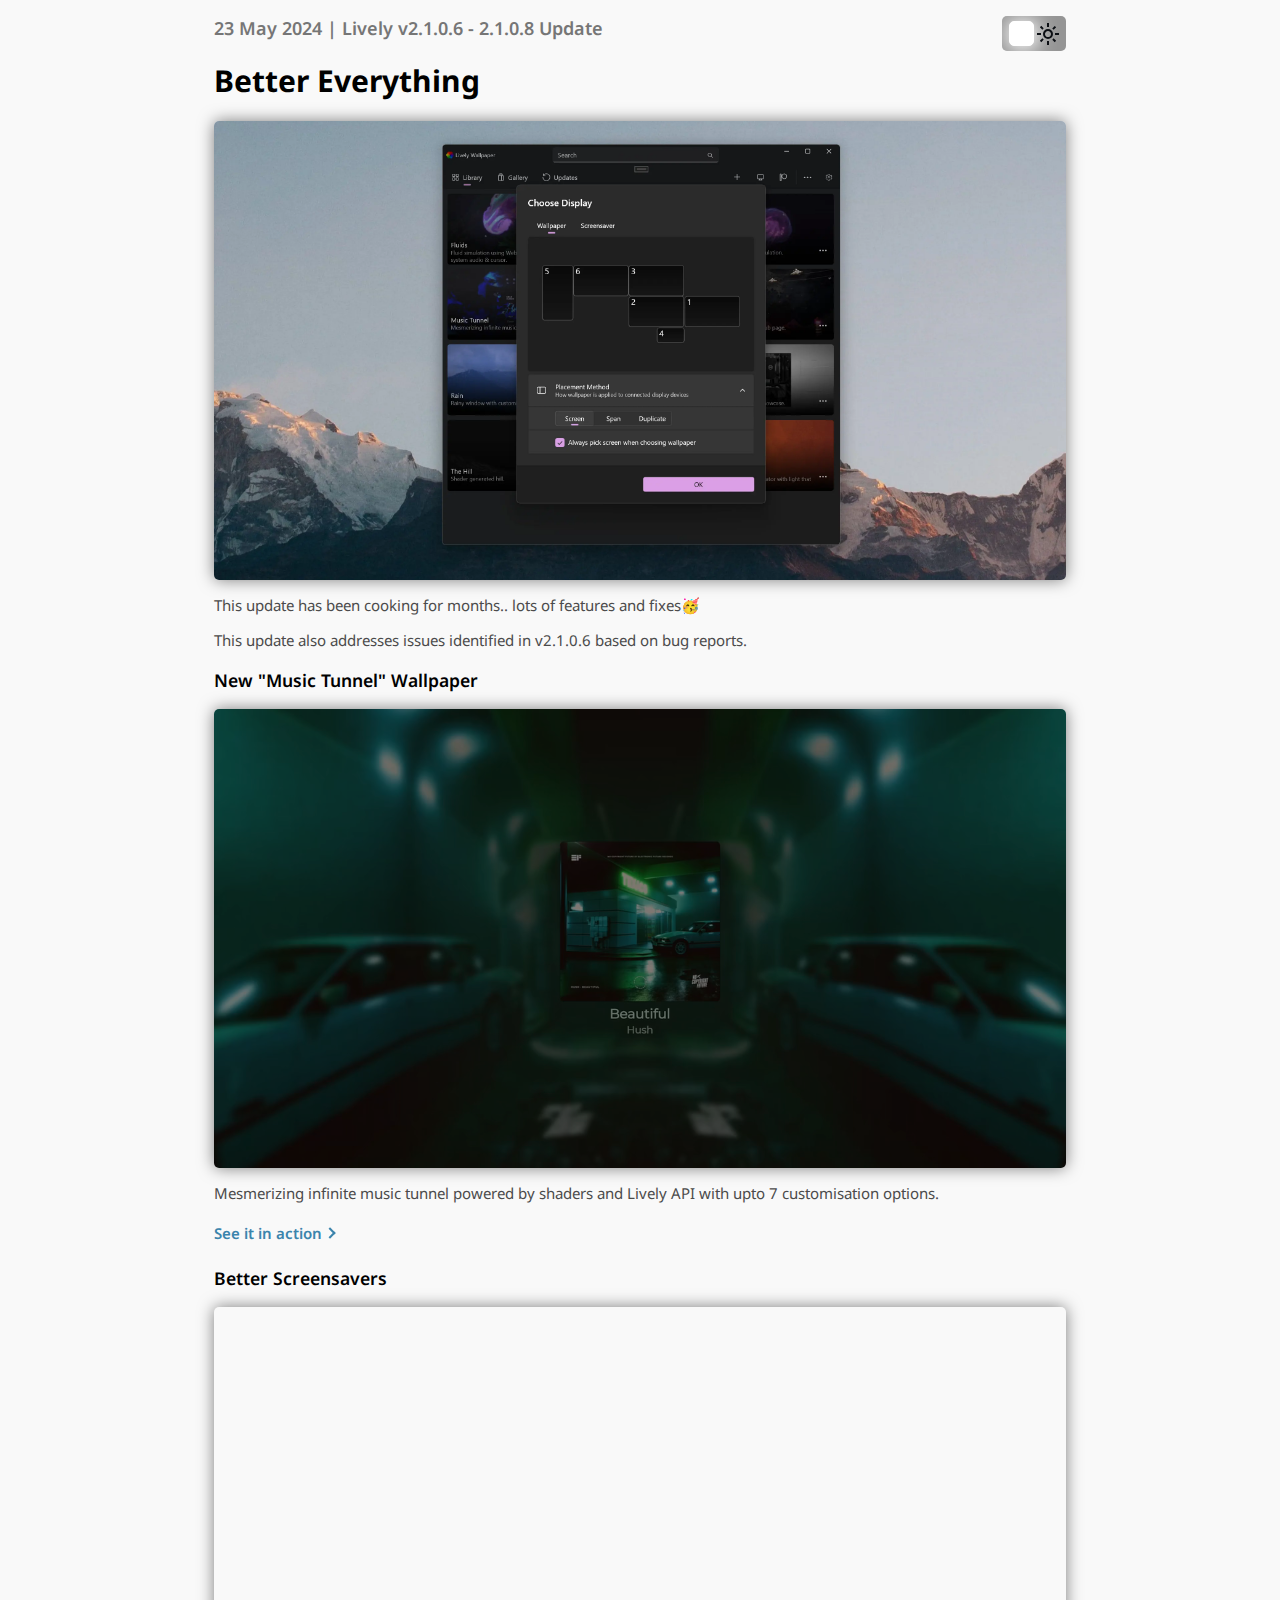
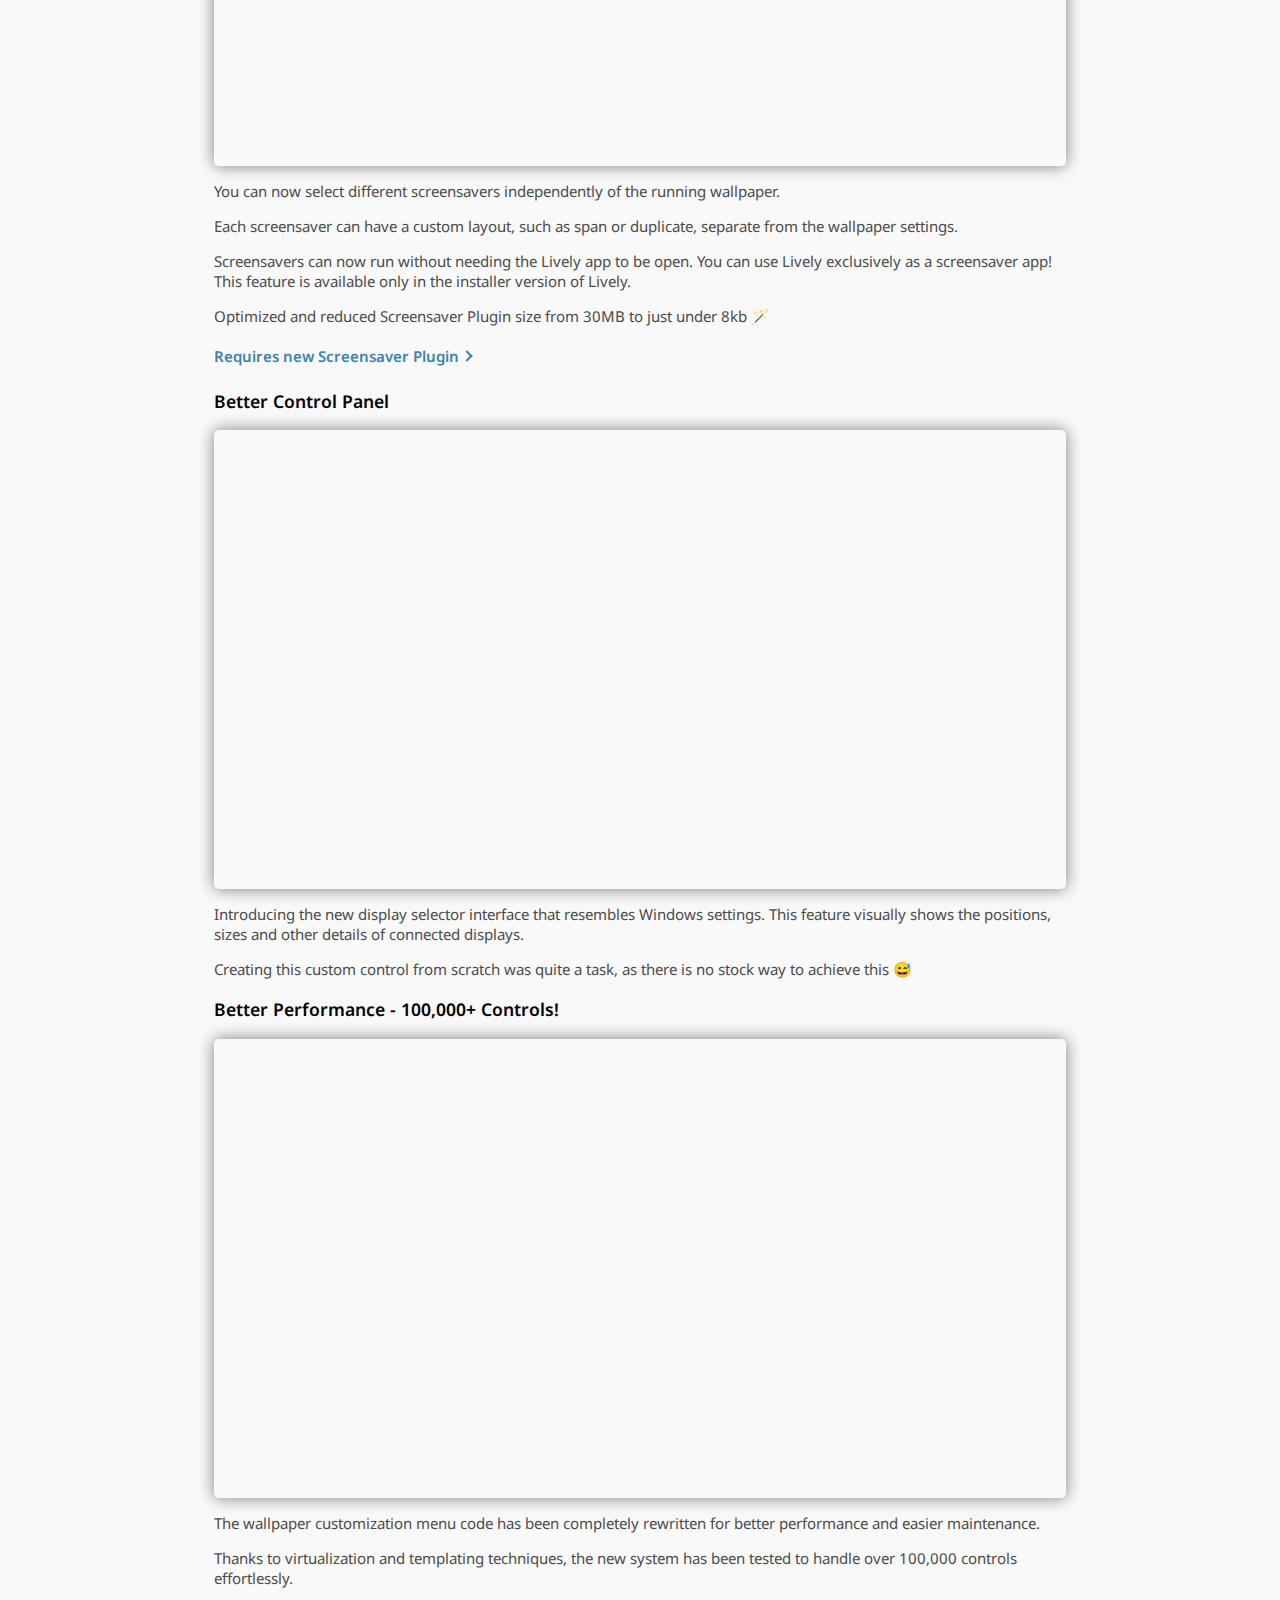
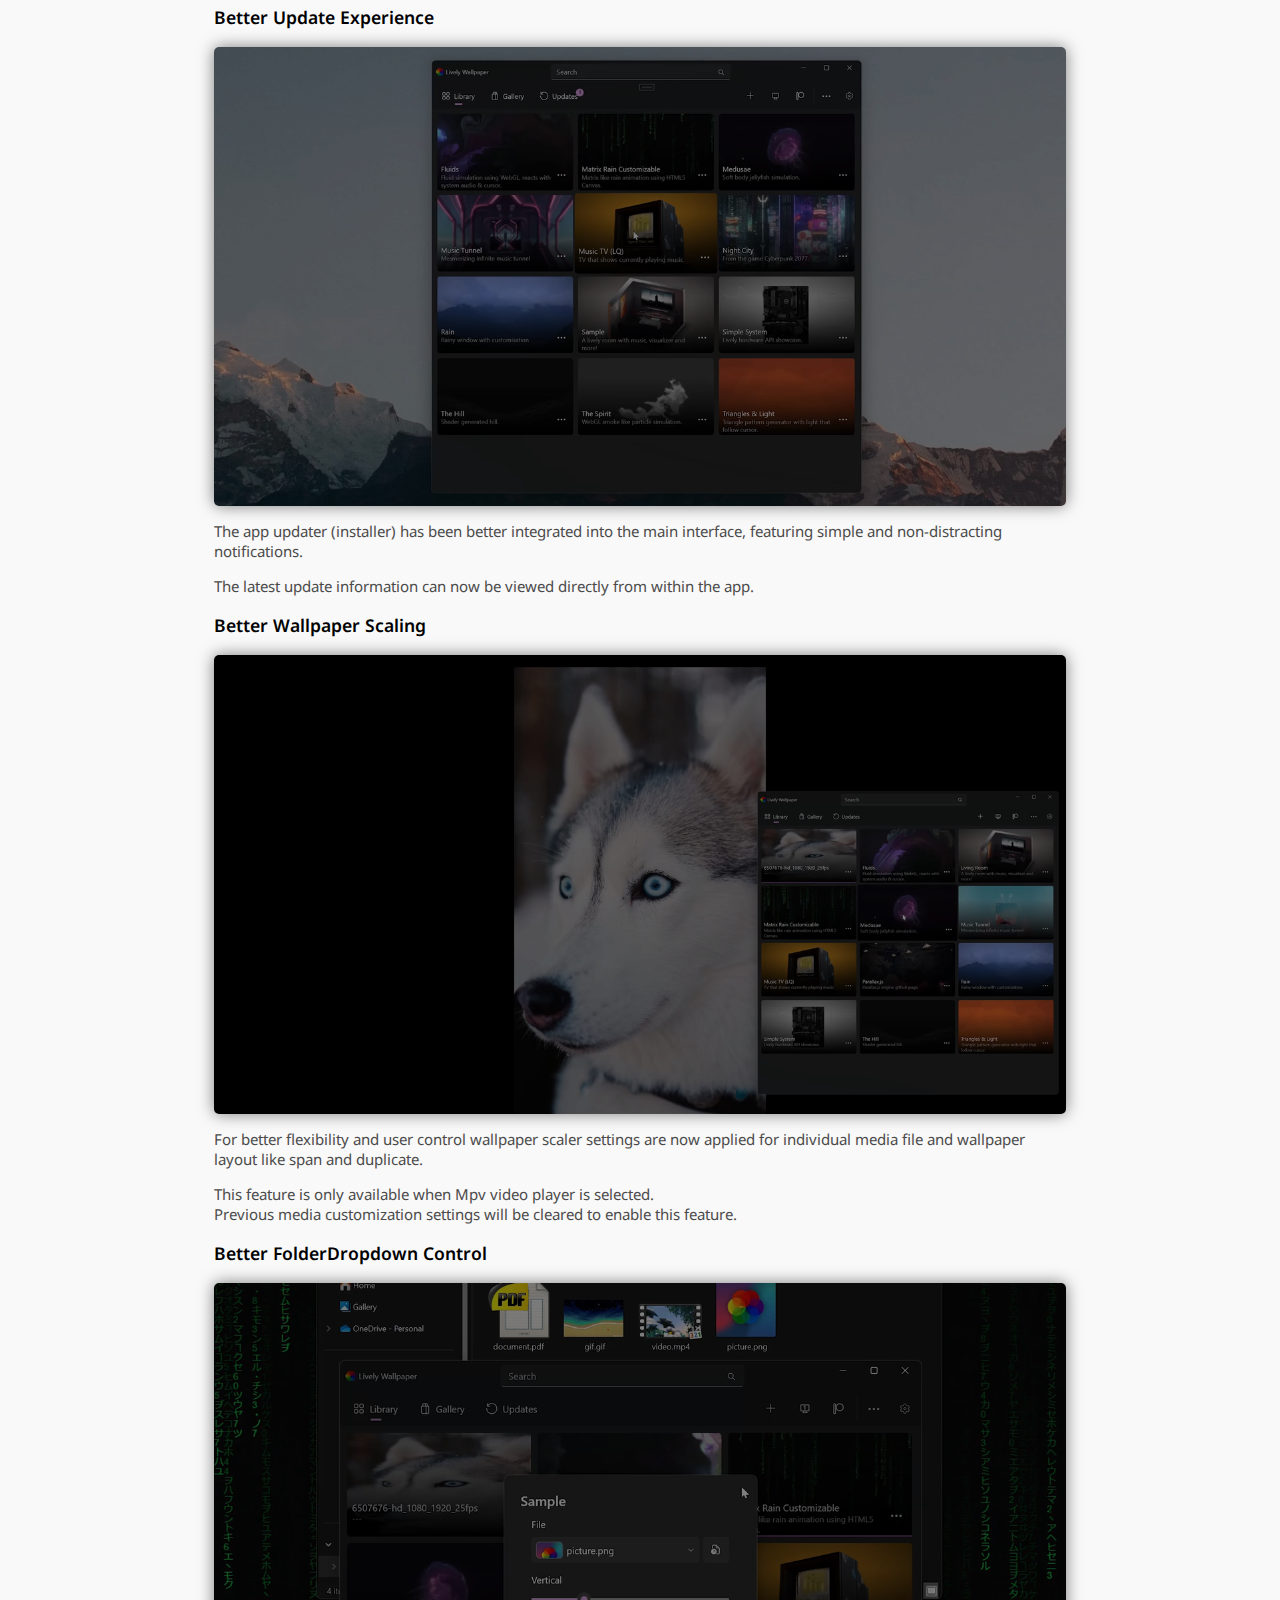
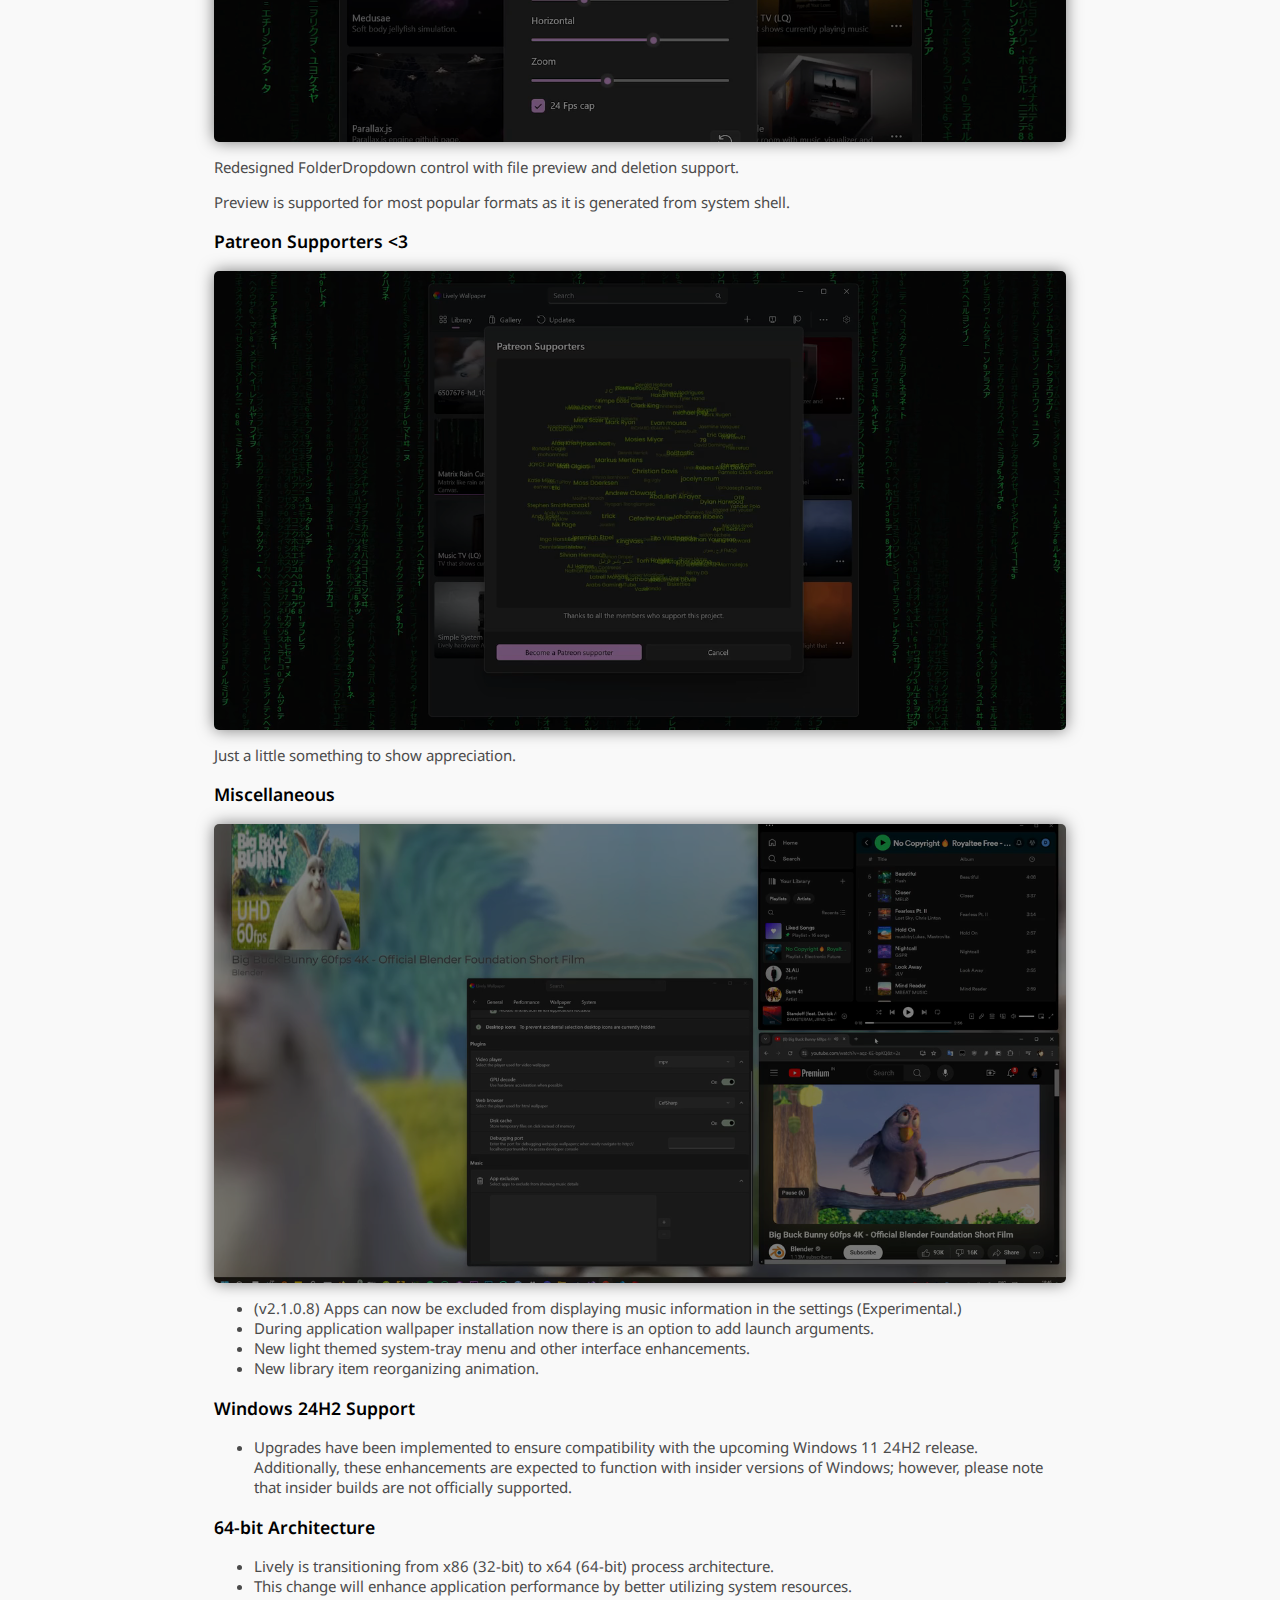
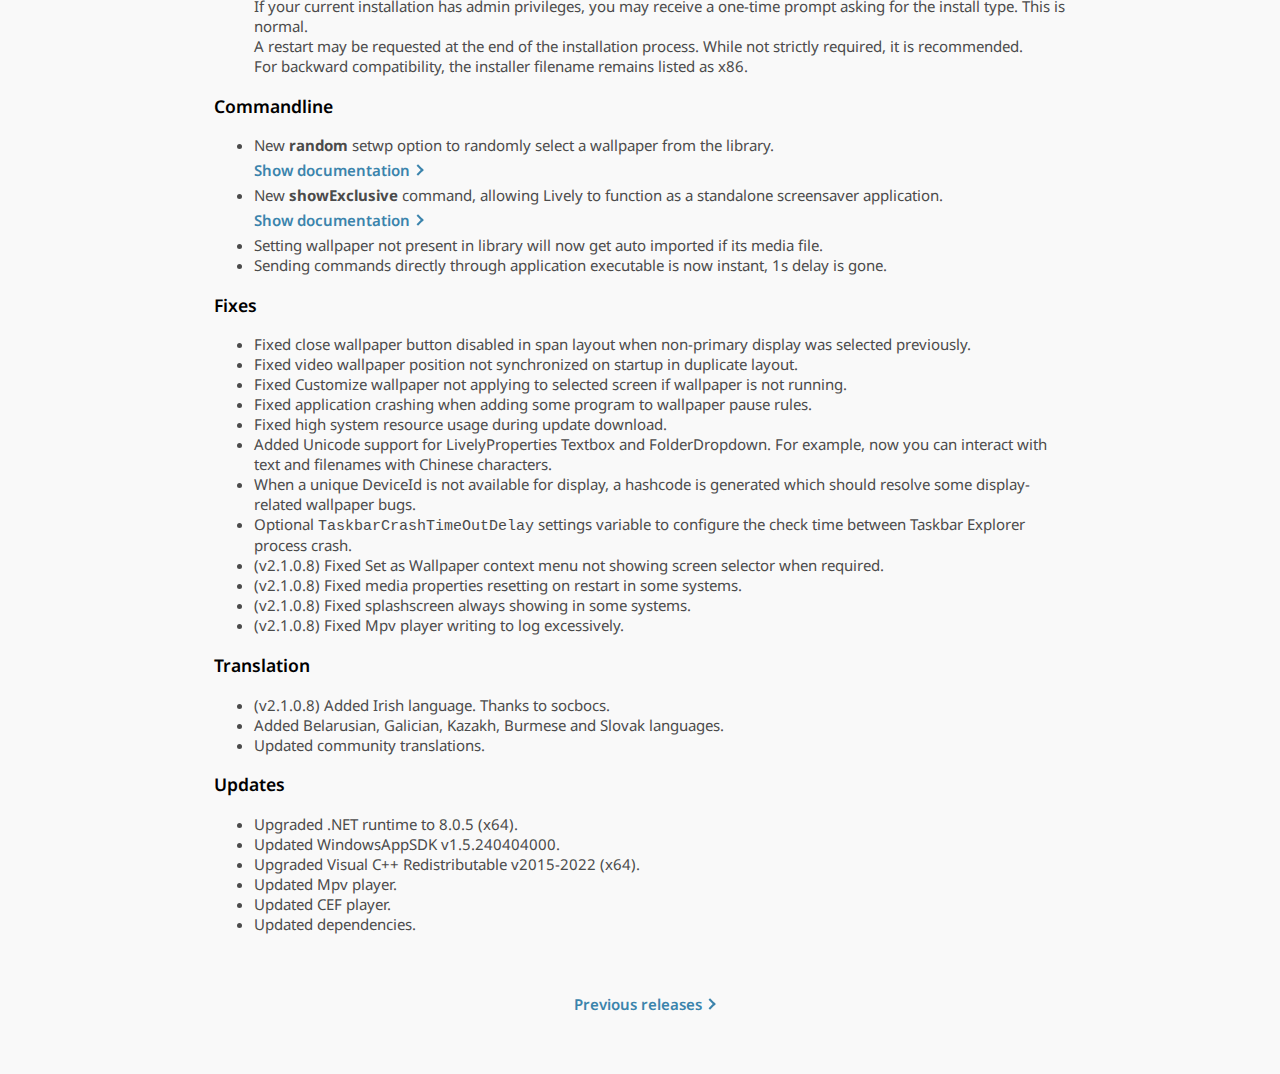
<file: changelog/index.html>
<!DOCTYPE html>
<html>
  <head>
    <title>Lively Wallpaper Changelog</title>
    <meta name="viewport" content="width=device-width, initial-scale=1.0, minimum-scale=1.0" />
    <link rel="icon" type="image/x-icon" href="favicon.ico" />
    <link rel="preconnect" href="https://fonts.googleapis.com" />
    <link rel="preconnect" href="https://fonts.gstatic.com" crossorigin />
    <link href="https://fonts.googleapis.com/css2?family=Noto+Sans:wght@400;600;700&display=swap" rel="stylesheet" />
    <!-- styles -->
    <link rel="stylesheet" href="styles/style.css" />
    <meta charset="utf-8" />
    <noscript>
      <style>
        label.switch {
          display: none;
        }
      </style>
    </noscript>
    <script src="./scripts/themeHandler.js"></script>
  </head>
  <body>
    <div class="header">
      <div>
        <p class="subheader">23 May 2024 | Lively v2.1.0.6 - 2.1.0.8 Update</p>
        <h1>Better Everything</h1>
      </div>
    </div>
    <div class="media-border">
      <img class="hero" src="assets/latest/hero_art.webp" />
    </div>
    <p>This update has been cooking for months.. lots of features and fixes🥳</p>
    <p>This update also addresses issues identified in v2.1.0.6 based on bug reports.</p>
    <h3 id="new-wallpapers">New "Music Tunnel" Wallpaper</h3>
    <div class="media-border">
      <video id="promo-new-wallpaper" class="video" loop muted>
        <source src="assets/latest/music_tunnel.mp4" type="video/mp4" />
      </video>
    </div>
    <p>Mesmerizing infinite music tunnel powered by shaders and Lively API with upto 7 customisation options.</p>
    <a
      class="menu__link"
      title="https://www.youtube.com/watch?v=-0zJkmno8hs"
      href="https://www.youtube.com/watch?v=-0zJkmno8hs"
      target="_blank"
      >See it in action</a
    >

    <h3 id="screensaver-enhancements">Better Screensavers</h3>
    <div class="media-border">
      <video id="promo-screensaver-enhancements" class="video" loop muted>
        <source src="assets/latest/screensaver_ui.mp4" type="video/mp4" />
      </video>
    </div>
    <p>You can now select different screensavers independently of the running wallpaper.</p>
    <p>Each screensaver can have a custom layout, such as span or duplicate, separate from the wallpaper settings.</p>
    <p>Screensavers can now run without needing the Lively app to be open. You can use Lively exclusively as a screensaver app! <br>This feature is available only in the installer version of Lively.</br></p>
    <p>Optimized and reduced Screensaver Plugin size from 30MB to just under 8kb 🪄</p>
    <a
    class="menu__link"
    title="https://github.com/rocksdanister/lively/wiki/Screen-Saver#1-windows-screensaver-file"
    href="https://github.com/rocksdanister/lively/wiki/Screen-Saver#1-windows-screensaver-file"
    target="_blank"
    >Requires new Screensaver Plugin</a
  >

    <h3 id="control-panel">Better Control Panel</h3>
    <div class="media-border">
      <video id="promo-control-panel" class="video" loop muted>
        <source src="assets/latest/control_panel.mp4" type="video/mp4" />
      </video>
    </div>
    <p>Introducing the new display selector interface that resembles Windows settings. This feature visually shows the positions, sizes and other details of connected displays.</p>
    <p>Creating this custom control from scratch was quite a task, as there is no stock way to achieve this 😅</p>

    <h3 id="performance">Better Performance - 100,000+ Controls!</h3>
    <div class="media-border">
      <video id="promo-performance" class="video" loop muted>
        <source src="assets/latest/customise_performance.mp4" type="video/mp4" />
      </video>
    </div>
    <p>The wallpaper customization menu code has been completely rewritten for better performance and easier maintenance.</p>
    <p>Thanks to virtualization and templating techniques, the new system has been tested to handle over 100,000 controls effortlessly.</p>

    <h3 id="updater">Better Update Experience</h3>
    <div class="media-border">
      <video id="promo-updater" class="video" loop muted>
        <source src="assets/latest/updater.mp4" type="video/mp4" />
      </video>
    </div>
    <p>The app updater (installer) has been better integrated into the main interface, featuring simple and non-distracting notifications.</p>
    <p>The latest update information can now be viewed directly from within the app.</p>

    <h3 id="scaler">Better Wallpaper Scaling</h3>
    <div class="media-border">
      <video id="promo-scaler" class="video" loop muted>
        <source src="assets/latest/media_scaler.mp4" type="video/mp4" />
      </video>
    </div>
    <p>
      For better flexibility and user control wallpaper scaler settings are now applied for individual media file and wallpaper layout like span and duplicate.
    </p>
    <p>This feature is only available when Mpv video player is selected.<br>
      Previous media customization settings will be cleared to enable this feature.</br></p>
    <h3 id="folderDropdown">Better FolderDropdown Control</h3>
    <div class="media-border">
      <video id="promo-folderDropdown" class="video" loop muted>
        <source src="assets/latest/folderDropdown.mp4" type="video/mp4" />
      </video>
    </div>
    <p>Redesigned FolderDropdown control with file preview and deletion support.</p>
    <p>Preview is supported for most popular formats as it is generated from system shell.</p>

    <h3 id="patreon">Patreon Supporters <3</h3>
    <div class="media-border">
      <video id="promo-patreon" class="video" loop muted>
        <source src="assets/latest/patreon_supporters.mp4" type="video/mp4" />
      </video>
    </div>
    <p>Just a little something to show appreciation.</p>

    <h3 id="misc">Miscellaneous</h3>
    <div class="media-border">
      <video id="promo-ui-ux" class="video" loop muted>
        <source src="assets/latest/music_app_exclusion.mp4" type="video/mp4" />
      </video>
    </div>
    <ul>
      <li>(v2.1.0.8) Apps can now be excluded from displaying music information in the settings (Experimental.)</li>
      <li>During application wallpaper installation now there is an option to add launch arguments.</li>
      <li>New light themed system-tray menu and other interface enhancements.</li>
      <li>New library item reorganizing animation.</li>
    </ul>

    <h3 id="24h2">Windows 24H2 Support</h3>
    <ul>
      <li>
        Upgrades have been implemented to ensure compatibility with the upcoming Windows 11 24H2 release.
        <br />Additionally, these enhancements are expected to function with insider versions of Windows; however,
        please note that insider builds are not officially supported.<br />
      </li>
    </ul>

    <h3 id="64bit">64-bit Architecture</h3>
    <ul>
      <li>Lively is transitioning from x86 (32-bit) to x64 (64-bit) process architecture.</li>
      <li>
        This change will enhance application performance by better utilizing system resources.<br />
        If your current installation has admin privileges, you may receive a one-time prompt asking for the install
        type. This is normal.<br />
        A restart may be requested at the end of the installation process. While not strictly required, it is
        recommended.<br />
        For backward compatibility, the installer filename remains listed as x86.<br />
      </li>
    </ul>

    <h3 id="commandline">Commandline</h3>
    <ul>
      <li>New <b>random</b> setwp option to randomly select a wallpaper from the library.</li>
      <a class="menu__link" target="_blank" href="https://github.com/rocksdanister/lively/wiki/Command-Line-Controls#set-wallpaper"
        >Show documentation</a
      >
      <li>New <b>showExclusive</b> command,  allowing Lively to function as a standalone screensaver application.</li>
      <a class="menu__link" target="_blank" href="https://github.com/rocksdanister/lively/wiki/Command-Line-Controls#screen-saver"
      >Show documentation</a
    >
      <li>Setting wallpaper not present in library will now get auto imported if its media file.</li>
      <li>Sending commands directly through application executable is now instant, 1s delay is gone.</li>
    </ul>

    <h3 id="fixes">Fixes</h3>
    <ul>
      <li>Fixed close wallpaper button disabled in span layout when non-primary display was selected previously.</li>
      <li>Fixed video wallpaper position not synchronized on startup in duplicate layout.</li>
      <li>Fixed Customize wallpaper not applying to selected screen if wallpaper is not running.</li>
      <li>Fixed application crashing when adding some program to wallpaper pause rules.</li>
      <li>Fixed high system resource usage during update download.</li>
      <li>
        Added Unicode support for LivelyProperties Textbox and FolderDropdown. For example, now you can interact with
        text and filenames with Chinese characters.
      </li>
      <li>
        When a unique DeviceId is not available for display, a hashcode is generated which should resolve some
        display-related wallpaper bugs.
      </li>
      <li>
        Optional <code>TaskbarCrashTimeOutDelay</code> settings variable to configure the check time between Taskbar
        Explorer process crash.
      </li>
      <li>(v2.1.0.8) Fixed Set as Wallpaper context menu not showing screen selector when required.</li>
      <li>(v2.1.0.8) Fixed media properties resetting on restart in some systems.</li>
      <li>(v2.1.0.8) Fixed splashscreen always showing in some systems.</li>
      <li>(v2.1.0.8) Fixed Mpv player writing to log excessively.</li>
    </ul>
    <h3 id="translation">Translation</h3>
    <ul>
      <li>(v2.1.0.8) Added Irish language. Thanks to socbocs.</li>
      <li>Added Belarusian, Galician, Kazakh, Burmese and Slovak languages.</li>
      <li>Updated community translations.</li>
    </ul>
    <h3 id="updates">Updates</h3>
    <ul>
      <li>Upgraded .NET runtime to 8.0.5 (x64).</li>
      <li>Updated WindowsAppSDK v1.5.240404000.</li>
      <li>Upgraded Visual C++ Redistributable v2015-2022 (x64).</li>
      <li>Updated Mpv player.</li>
      <li>Updated CEF player.</li>
      <li>Updated dependencies.</li>
    </ul>
  </body>
  <div class="footer">
    <a class="menu__link" href="home.html">Previous releases</a>
  </div>
  <script src="scripts/script.js"></script>
</html>
</file>
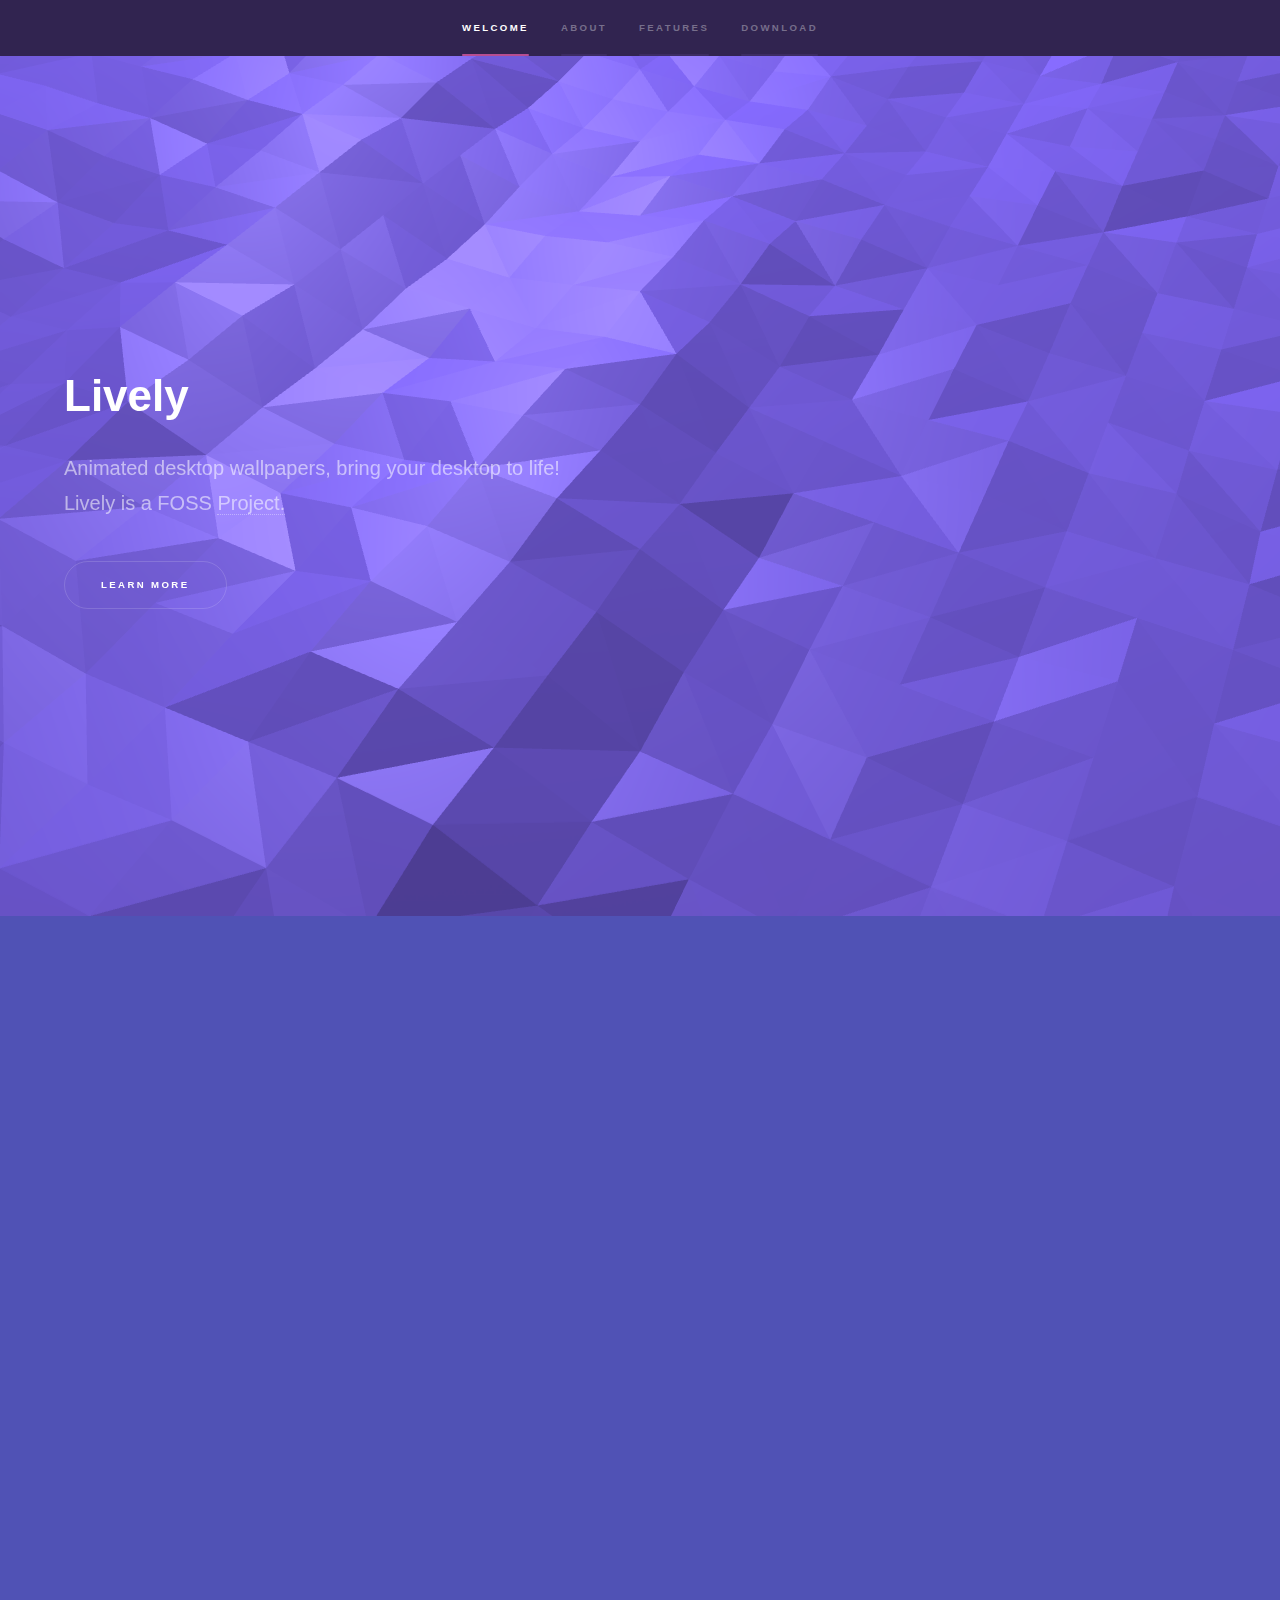
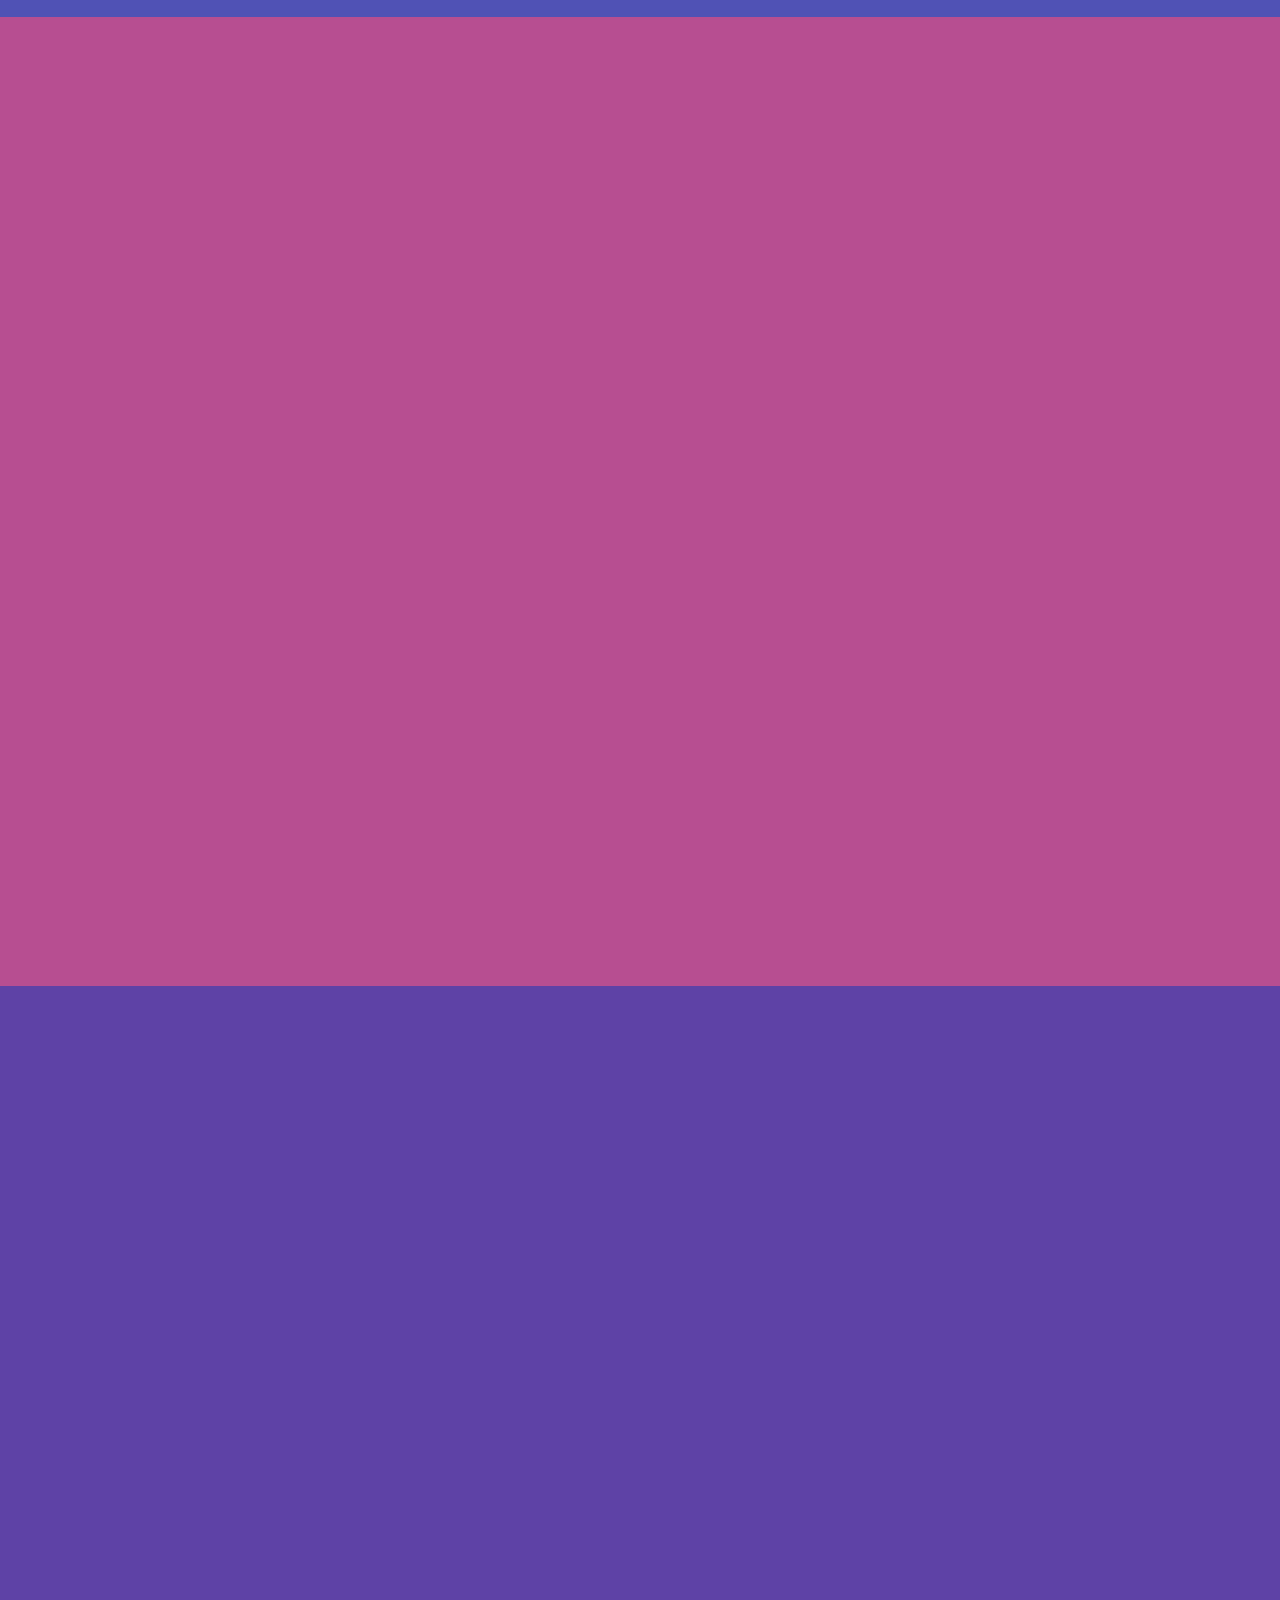
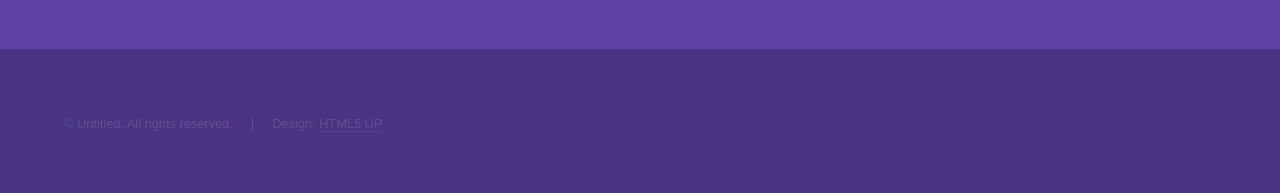
<file: docs/index.html>
<!DOCTYPE HTML>
<script src="js/p5.min.js"></script>
<script src="js/three.r95.min.js"></script>
<script src="js/vanta.waves.min.js"></script>
<!--
	Hyperspace by HTML5 UP
	html5up.net | @ajlkn
	Free for personal and commercial use under the CCA 3.0 license (html5up.net/license)
-->
<html>
	<head>
		<!-- Global site tag (gtag.js) - Google Analytics -->
		<script async src="https://www.googletagmanager.com/gtag/js?id=UA-160230230-1"></script>
		<script>
		  window.dataLayer = window.dataLayer || [];
		  function gtag(){dataLayer.push(arguments);}
		  gtag('js', new Date());
		  gtag('config', 'UA-160230230-1');
		</script>

		<title>Lively Wallpaper by rocksdanister</title>
		<meta charset="utf-8" />
		<meta name="viewport" content="width=device-width, initial-scale=1, user-scalable=no" />
		<link rel="stylesheet" href="assets/css/main.css" />
		<noscript><link rel="stylesheet" href="assets/css/noscript.css" /></noscript>
	</head>
	<body class="is-preload">

		<!-- Sidebar -->
			<section id="sidebar">
				<div class="inner">
					<nav>
						<ul>
							<li><a href="#intro">Welcome</a></li>
							<li><a href="#one">About</a></li>
							<li><a href="#two">Features</a></li>
							<li><a href="#three">Download</a></li>
						</ul>
					</nav>
				</div>
			</section>

		<!-- Wrapper -->
			<div id="wrapper">

				<!-- Intro -->
					<section id="intro" class="wrapper style1 fullscreen fade-up">
						<div class="inner">
							<h1>Lively</h1>
							<p>Animated desktop wallpapers, bring your desktop to life!<br>
							 Lively is a FOSS <a href="https://github.com/rocksdanister/lively">Project.</a></p>
							<ul class="actions">
								<li><a href="#one" class="button scrolly">Learn more</a></li>
							</ul>
						</div>
					</section>

					<script>
					const effect = VANTA.WAVES({
					  el: "#intro",
					  mouseControls: true,
					  touchControls: true,
					  minHeight: 400.00,
					  minWidth: 400.00,
					  scale: 1.00,
					  scaleMobile: 1.00,
					  waveHeight: 20.0,
					  color: 0x50409a,
					  waveSpeed: 0.50,
					})
					</script>
				<!-- One -->
					<section id="one" class="wrapper style2 spotlights">
					<section>
							<div class="content">
								<div class="inner">

									<h2>What is it?</h2>
									<p>Turn Videos, Gifs, Webpages, Games, Shaders into animated desktop wallpaper.</p>
									<iframe width="854" height="480" src="https://www.youtube.com/embed/GTdSXixwr78" frameborder="0" allow="accelerometer; autoplay; encrypted-media; gyroscope; picture-in-picture" allowfullscreen="" style="width: 100%;width: -moz-available;width: -webkit-fill-available;"></iframe>
								</div>
							</div>
						</section>
					</section>

				<!-- Two -->
					<section id="two" class="wrapper style3 fade-up">
						<div class="inner">
							<h2>How is it?</h2>
							<p>Phasellus convallis elit id ullamcorper pulvinar. Duis aliquam turpis mauris, eu ultricies erat malesuada quis. Aliquam dapibus, lacus eget hendrerit bibendum, urna est aliquam sem, sit amet imperdiet est velit quis lorem.</p>
							<div class="features">
								<section>
									<span class="fab animate major fa-github"></span>
									<h3>FOSS</h3>
									<p>Lively is Free and Open Source Software, no features are behind a paywall; eveything is made for the community with love <3.</p>
								</section>
								<section>
									<span class="fas icon solid major fa-power-off"></span>
									<h3>Silent</h3>
									<p>Wallpaper playback pauses when fullscreen application/games are run (~0% resource usage.)</p>
								</section>
								<section>
									<span class="fas icon solid major fa-palette"></span>
									<h3>Customisable</h3>
									<p>Use dynamic & interactive webpages, 3D applications, audio visualisers as wallpapers.</p>
								</section>
								<section>
									<span class="fas icon solid major fa-desktop"></span>
									<h3>Multiple Screens</h3>
									<p>Supports multiple monitors, HiDPI resolutions, Ultrawide aspect ratios and many more.</p>
								</section>
								<section>
									<span class="fas icon solid major fa-hands-helping"></span>
									<h3>Simple</h3>
									<p>User experience focused, Just drop videos & webpages into lively window to set as wallpaper.</p>
								</section>
								<section>
									<span class="fas icon major fa-gem"></span>
									<h3>Feature Packed</h3>
									<p>Stream wallpapers, Automatic tile generation, Multiple video players, Performance settings and more...</p>
								</section>
							</div>
							<ul class="actions">
								<li><a href="https://github.com/rocksdanister/lively#features" class="button">Learn more</a></li>
							</ul>
						</div>
					</section>

				<!-- Three -->
					<section id="three" class="wrapper style1 fade-up">
						<div class="inner">
							<h2>Download</h2>
							<div class="split style1">
								<section>
								<h4>Latest v0.8.5.0</h4>													
									<ul class="actions">
										<li><a href="https://github.com/rocksdanister/lively/releases/download/v0.8.5.0/lively_setup_x86_full_v0850.exe" class="button submit">Installer Setup</a></li>
									</ul>	
									<ul class="actions">
										<li><a href="https://github.com/rocksdanister/lively/releases/download/v0.8.5.0/lively_portable_x86_full_v0850.zip" class="button submit">Portable Build</a></li>
									</ul>
									<p>Dowload portable if installation is not wanted.<br>
									Installer will give Smartscreen warning, <a href="https://github.com/rocksdanister/lively/issues/9">discussion.</a></p>
									<h4>System Requirement</h4>
									<p>OS: Windows 10, 8.1 <br>
										Processor: Intel i3 or equivalent<br>
										Memory: 2048 MB RAM<br>
										Graphics: HD Graphics 3000 or above<br>
										DirectX: Version 10 or above<br>
										Storage: 512 MB available space
									</p>
								</section>
								<section>
									<ul class="contact">
										<li>
										<h3>Dani John</h3>
											<div>Just a programmer who loves learning new things.</div>
										</li>
										<li>
											<h3>Email</h3>
											<a href="#">awoo.git@gmail.com</a>
										</li>
										<li>
											<h3>Social</h3>
											<ul class="icons">
												<li><a href="https://github.com/rocksdanister/lively" class="icon brands fa-github"><span class="label">GitHub</span></a></li>
												<li><a href="https://www.reddit.com/r/LivelyWallpaper/" class="icon brands fa-reddit"><span class="label">Reddit</span></a></li>
												<li><a href="https://discord.gg/TwwtBCm" class="icon brands fa-discord"><span class="label">Discord</span></a></li>		
												<li><a href="https://twitter.com/rocksdanister" class="icon brands fa-twitter"><span class="label">Twitter</span></a></li>
											</ul>
										</li>
									</ul>
								</section>
							</div>
						</div>
					</section>

			</div>

		<!-- Footer -->
			<footer id="footer" class="wrapper style1-alt">
				<div class="inner">
					<ul class="menu">
						<li>&copy; Untitled. All rights reserved.</li><li>Design: <a href="http://html5up.net">HTML5 UP</a></li>
					</ul>
				</div>
			</footer>

		<!-- Scripts -->
			<script src="assets/js/jquery.min.js"></script>
			<script src="assets/js/jquery.scrollex.min.js"></script>
			<script src="assets/js/jquery.scrolly.min.js"></script>
			<script src="assets/js/browser.min.js"></script>
			<script src="assets/js/breakpoints.min.js"></script>
			<script src="assets/js/util.js"></script>
			<script src="assets/js/main.js"></script>

	</body>
</html>
</file>
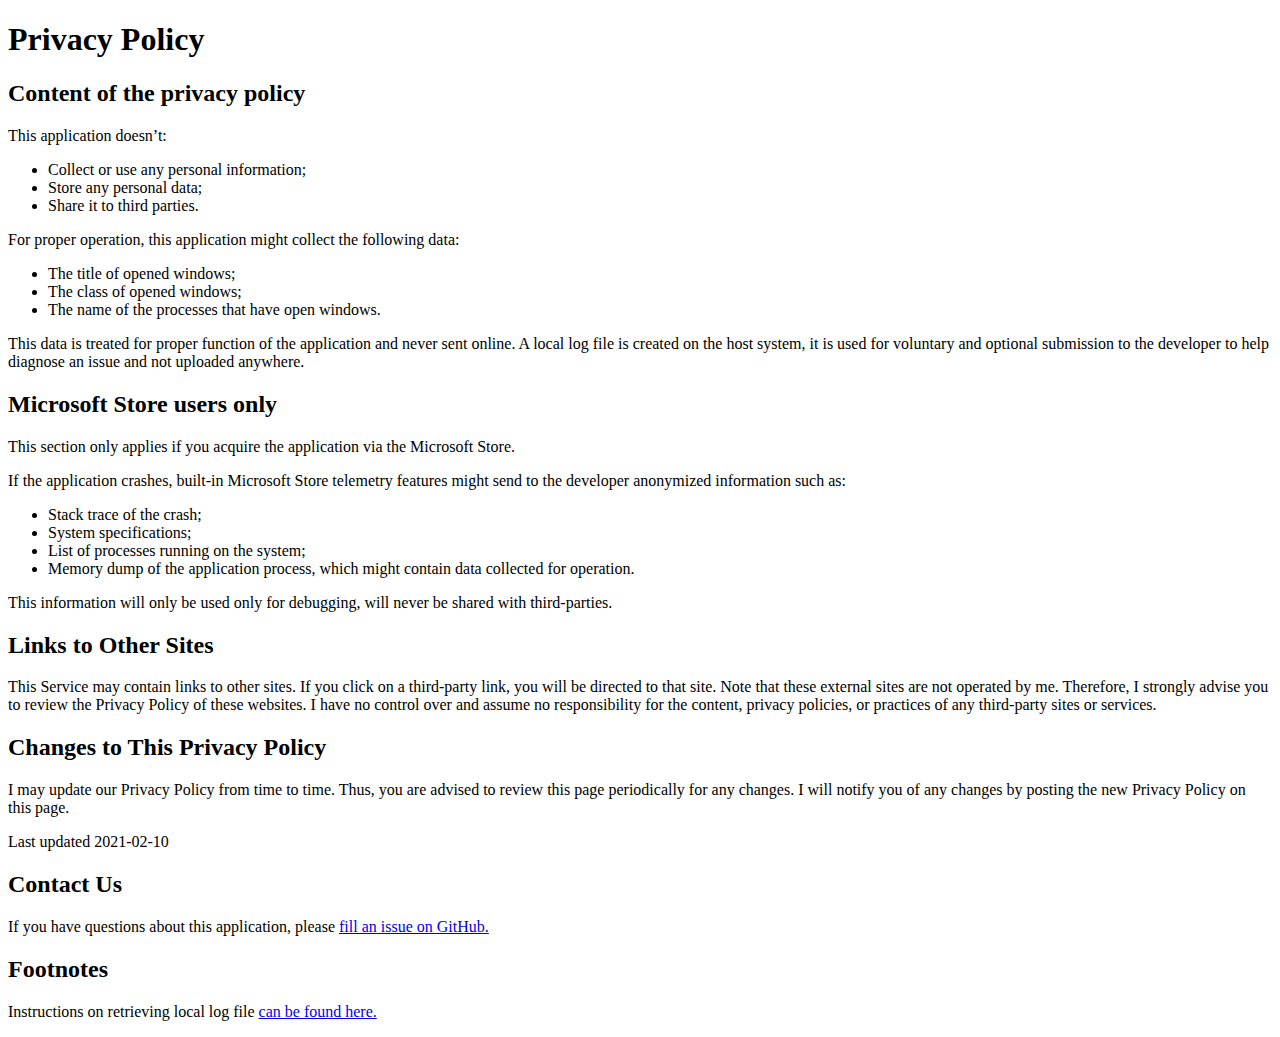
<file: privacy/index.html>
<!DOCTYPE html>
<html>
  <title>Lively Wallpaper Privacy Policy</title>
  <head> </head>
  <body>
    <h1>Privacy Policy</h1>

    <h2>Content of the privacy policy</h2>
    <p>This application doesn’t:</p>
    <ul>
      <li>Collect or use any personal information;</li>
      <li>Store any personal data;</li>
      <li>Share it to third parties.</li>
    </ul>
    <p>For proper operation, this application might collect the following data:</p>
    <ul>
      <li>The title of opened windows;</li>
      <li>The class of opened windows;</li>
      <li>The name of the processes that have open windows.</li>
    </ul>
    <p>
      This data is treated for proper function of the application and never sent online. A local log file is created on
      the host system, it is used for voluntary and optional submission to the developer to help diagnose an issue and
      not uploaded anywhere.
    </p>

    <h2>Microsoft Store users only</h2>

    <p>This section only applies if you acquire the application via the Microsoft Store.</p>
    <p>
      If the application crashes, built-in Microsoft Store telemetry features might send to the developer anonymized
      information such as:
    </p>
    <ul>
      <li>Stack trace of the crash;</li>
      <li>System specifications;</li>
      <li>List of processes running on the system;</li>
      <li>Memory dump of the application process, which might contain data collected for operation.</li>
    </ul>
    <p>This information will only be used only for debugging, will never be shared with third-parties.</p>

    <h2>Links to Other Sites</h2>

    <p>
      This Service may contain links to other sites. If you click on a third-party link, you will be directed to that
      site. Note that these external sites are not operated by me. Therefore, I strongly advise you to review the
      Privacy Policy of these websites. I have no control over and assume no responsibility for the content, privacy
      policies, or practices of any third-party sites or services.
    </p>

    <h2>Changes to This Privacy Policy</h2>

    <p>
      I may update our Privacy Policy from time to time. Thus, you are advised to review this page periodically for any
      changes. I will notify you of any changes by posting the new Privacy Policy on this page.
    </p>

    <p>Last updated 2021-02-10</p>

    <h2>Contact Us</h2>

    <p>
      If you have questions about this application, please
      <a
        href="https://github.com/rocksdanister/lively/issues/new"
        title="https://github.com/rocksdanister/lively/issues/new"
        target="_blank"
        >fill an issue on GitHub.</a
      >
    </p>

    <h2>Footnotes</h2>

    <p>
      Instructions on retrieving local log file
      <a
        href="https://github.com/rocksdanister/lively/wiki/Common-Problems"
        title="https://github.com/rocksdanister/lively/wiki/Common-Problems"
        target="_blank"
        >can be found here.</a
      >
    </p>
  </body>
</html>
</file>
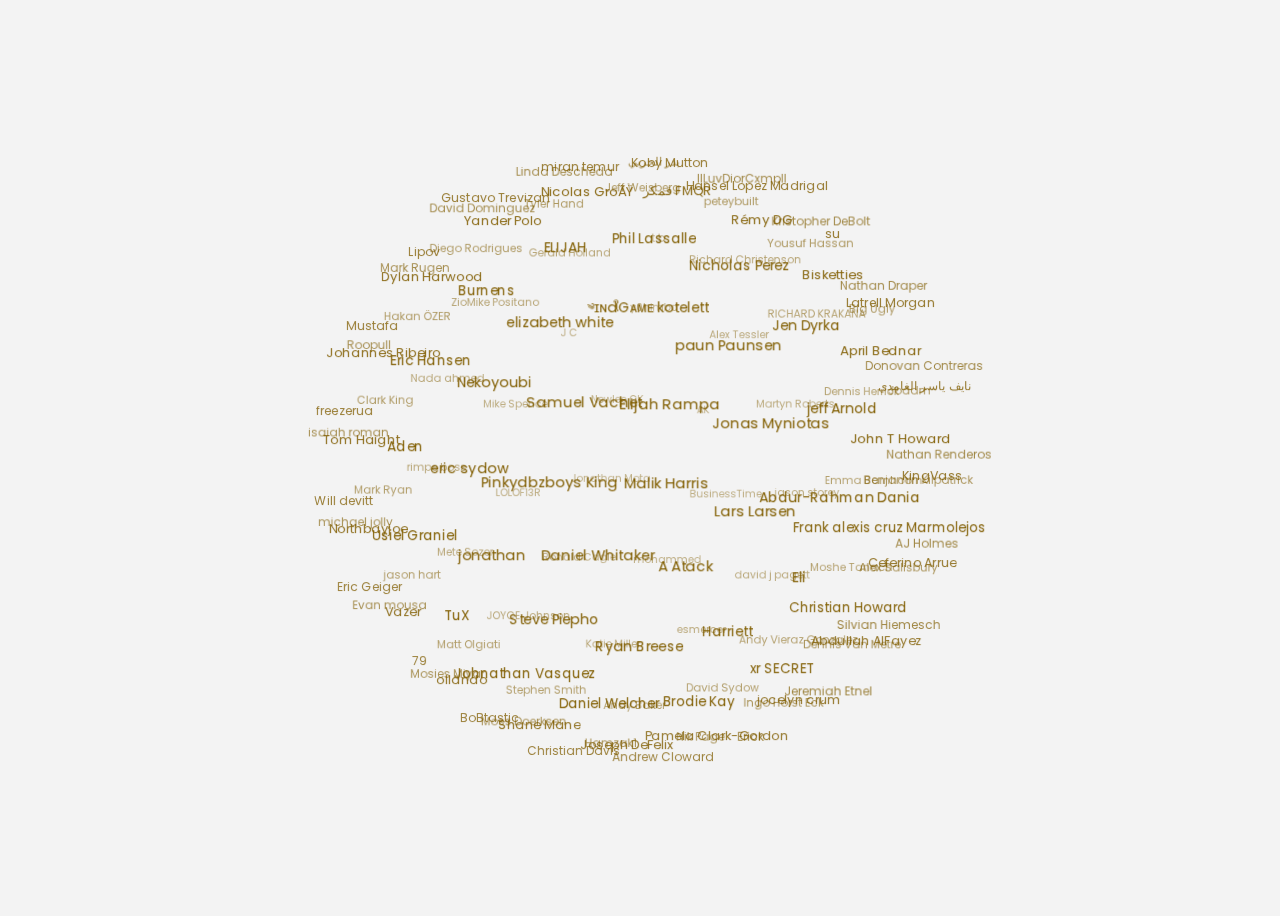
<file: supporters/index.html>
<!DOCTYPE html>
<html lang="en">
  <head>
    <meta charset="UTF-8" />
    <title>Patreon Supporters</title>
    <link rel="stylesheet" href="./styles/style.css" />
    <script src="./scripts/TagCloud.min.js"></script>
    <script src="./scripts/script.js"></script>
  </head>
  <body>
    <div class="container">
      <span class="content"></span>
    </div>
  </body>
</html>
</file>
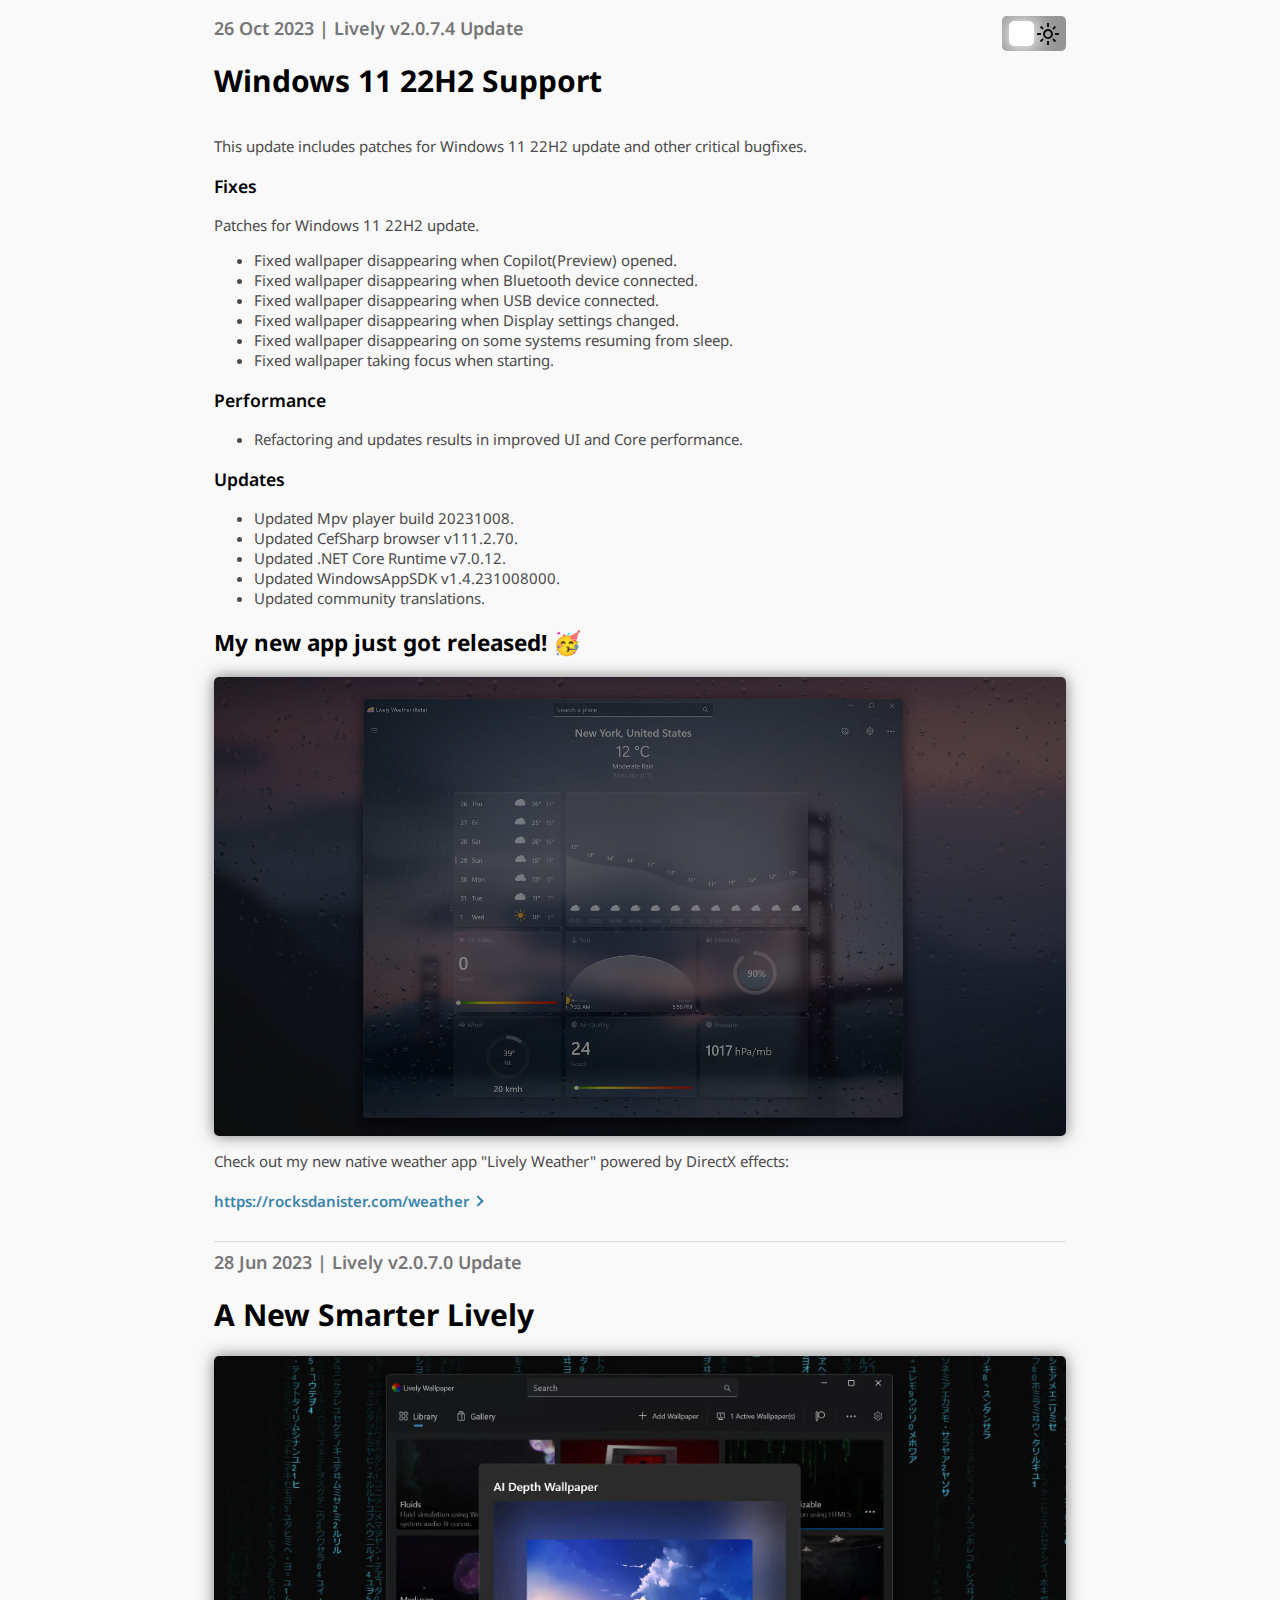
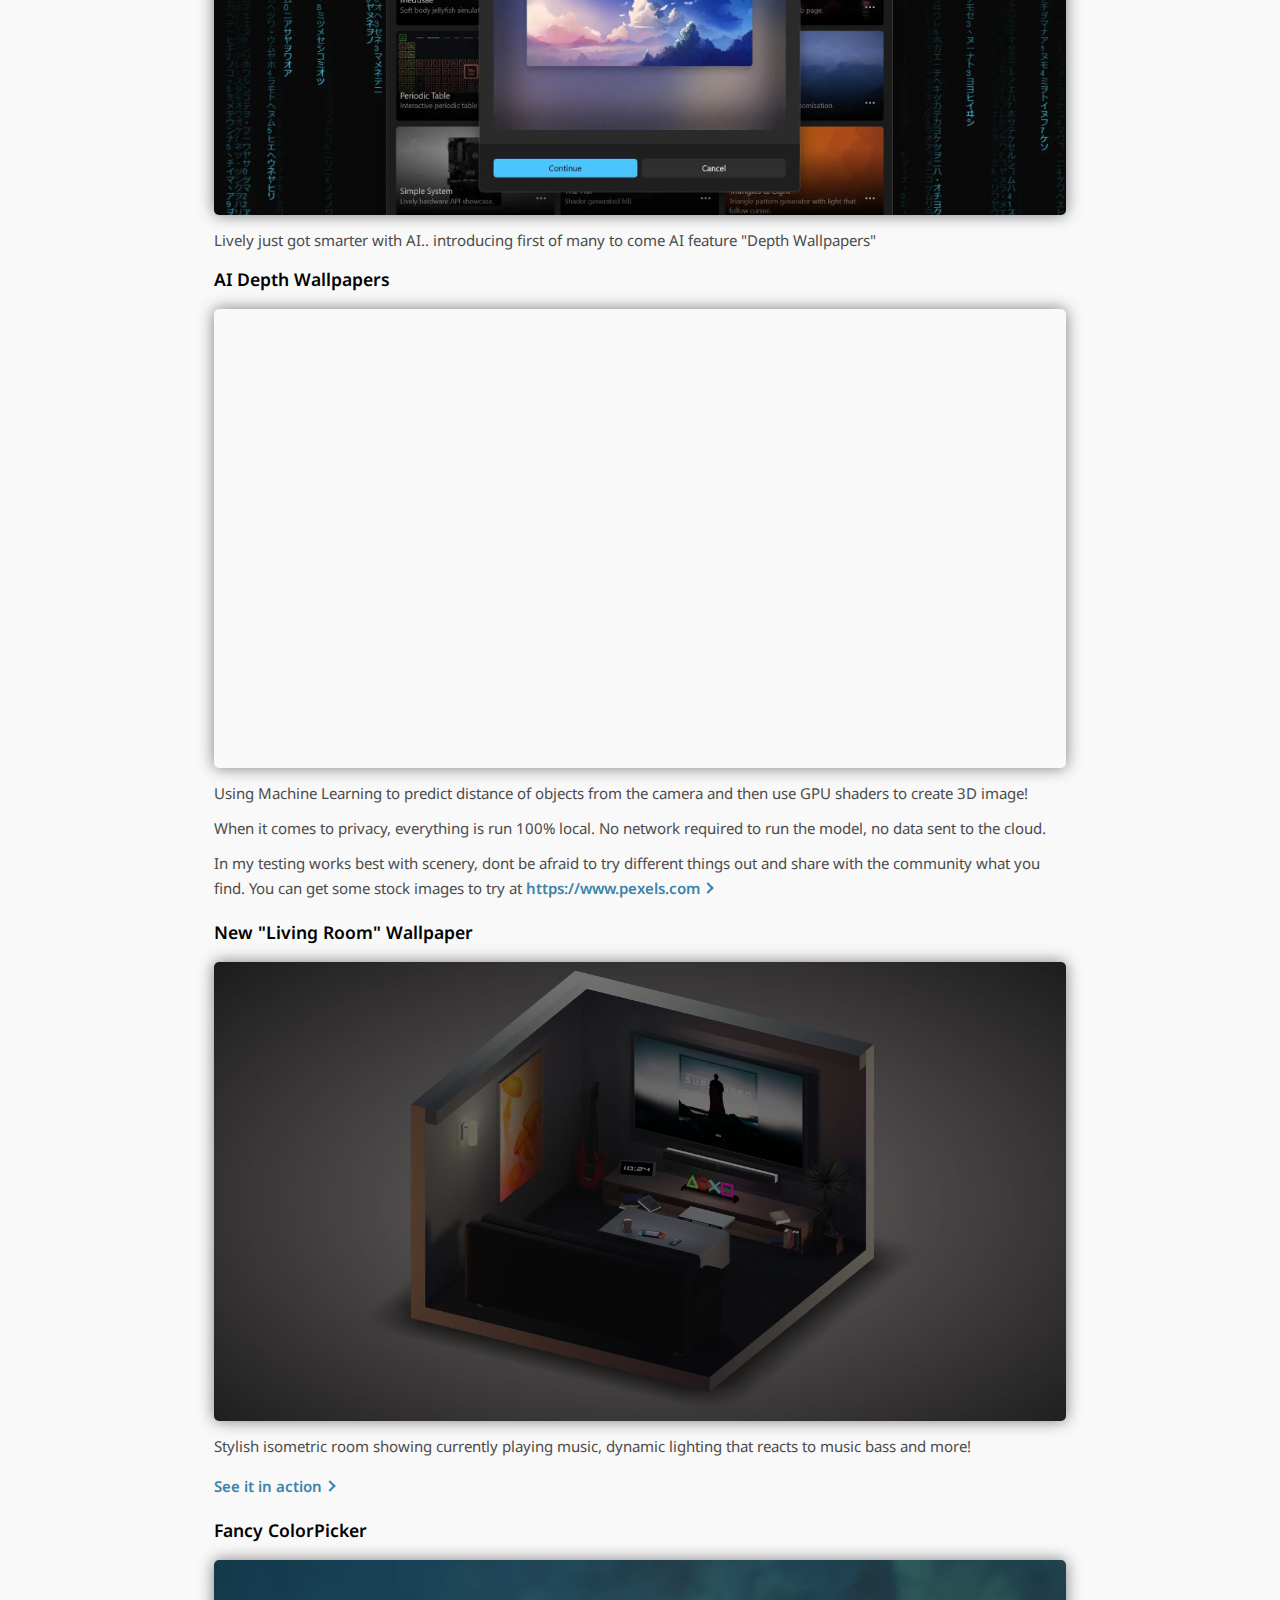
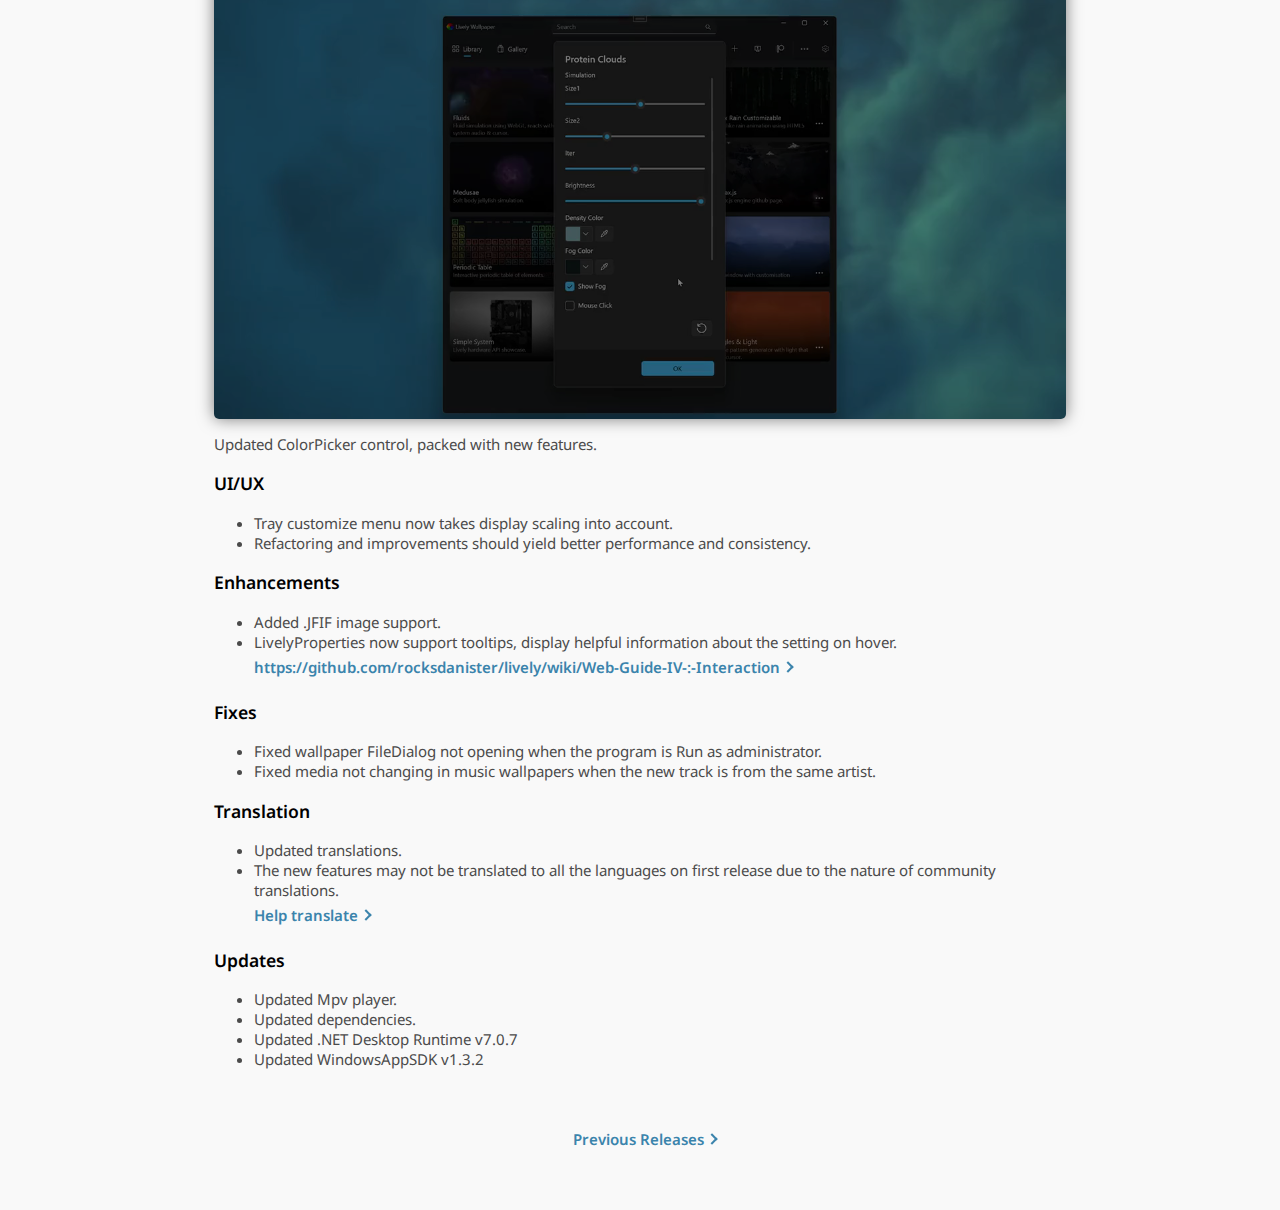
<file: changelog/2074261023.html>
<!DOCTYPE html>
<html>
  <head>
    <title>Lively Wallpaper Changelog</title>
    <meta name="viewport" content="width=device-width, initial-scale=1.0, minimum-scale=1.0" />
    <link rel="icon" type="image/x-icon" href="favicon.ico" />
    <link rel="preconnect" href="https://fonts.googleapis.com" />
    <link rel="preconnect" href="https://fonts.gstatic.com" crossorigin />
    <link href="https://fonts.googleapis.com/css2?family=Noto+Sans:wght@400;600;700&display=swap" rel="stylesheet" />
    <!-- styles -->
    <link rel="stylesheet" href="styles/style.css" />
    <meta charset="utf-8" />
    <noscript>
      <style>
        label.switch {
          display: none;
        }
      </style>
    </noscript>
    <script src="./scripts/themeHandler.js"></script>
  </head>
  <body>
    <div class="header">
      <div>
        <p class="subheader">26 Oct 2023 | Lively v2.0.7.4 Update</p>
        <h1>Windows 11 22H2 Support</h1>
      </div>
    </div>

    <p>This update includes patches for Windows 11 22H2 update and other critical bugfixes.</p>

    <h3>Fixes</h3>
    <p>Patches for Windows 11 22H2 update.</p>
    <ul>
      <li>Fixed wallpaper disappearing when Copilot(Preview) opened.</li>
      <li>Fixed wallpaper disappearing when Bluetooth device connected.</li>
      <li>Fixed wallpaper disappearing when USB device connected.</li>
      <li>Fixed wallpaper disappearing when Display settings changed.</li>
      <li>Fixed wallpaper disappearing on some systems resuming from sleep.</li>
      <li>Fixed wallpaper taking focus when starting.</li>
    </ul>

    <h3>Performance</h3>
    <ul>
      <li>Refactoring and updates results in improved UI and Core performance.</li>
    </ul>

    <h3>Updates</h3>
    <ul>
      <li>Updated Mpv player build 20231008.</li>
      <li>Updated CefSharp browser v111.2.70.</li>
      <li>Updated .NET Core Runtime v7.0.12.</li>
      <li>Updated WindowsAppSDK v1.4.231008000.</li>
      <li>Updated community translations.</li>
    </ul>

    <h2>My new app just got released! 🥳</h2>
    <!-- <img class="hero" src="assets/2074261023/hero_weather.webp" /> -->
    <div class="media-border">
      <video id="hero-weather" class="video" loop muted>
        <source src="assets/2074261023/hero_weather.mp4" type="video/mp4" />
      </video>
    </div>
    <p>Check out my new native weather app "Lively Weather" powered by DirectX effects:</p>
    <a class="menu__link" href="https://rocksdanister.com/weather" target="_blank">https://rocksdanister.com/weather</a>

    <hr style="opacity: 0.25; margin-top: 25px" />

    <!-- Section 2 -->
    <p id="section2" class="subheader">28 Jun 2023 | Lively v2.0.7.0 Update</p>
    <h1>A New Smarter Lively</h1>
    <div class="media-border">
      <img class="hero" src="assets/2074261023/hero_art.webp" />
    </div>
    <p>Lively just got smarter with AI.. introducing first of many to come AI feature "Depth Wallpapers"</p>

    <h3 id="ai-depth-wallpapers">AI Depth Wallpapers</h3>
    <div class="media-border">
      <video id="promo-depth-wallpapers" class="video" loop muted>
        <source src="assets/2074261023/promo_depthwallpaper.mp4" type="video/mp4" />
      </video>
    </div>
    <p>
      Using Machine Learning to predict distance of objects from the camera and then use GPU shaders to create 3D image!
    </p>
    <p>
      When it comes to privacy, everything is run 100% local. No network required to run the model, no data sent to the
      cloud.
    </p>
    <p>
      In my testing works best with scenery, dont be afraid to try different things out and share with the community
      what you find. You can get some stock images to try at
      <a class="menu__link" href="https://www.pexels.com" target="_blank">https://www.pexels.com</a>
    </p>

    <h3 id="new-wallpapers">New "Living Room" Wallpaper</h3>
    <div class="media-border">
      <video id="promo-new-wallpaper" class="video" loop muted>
        <source src="assets/2074261023/promo_livingroom.mp4" type="video/mp4" />
      </video>
    </div>
    <p>Stylish isometric room showing currently playing music, dynamic lighting that reacts to music bass and more!</p>
    <a class="menu__link" href="https://youtube.com/watch?v=aIy7hUrmHf4" target="_blank">See it in action</a>


    <h3 id="color-picker">Fancy ColorPicker</h3>
    <div class="media-border">
      <video id="promo-color-picker" class="video" loop muted>
        <source src="assets/2074261023/promo_colorpicker.mp4" type="video/mp4" />
      </video>
    </div>
    <p>Updated ColorPicker control, packed with new features.</p>
    <h3 id="ui-ux">UI/UX</h3>
    <ul>
      <li>Tray customize menu now takes display scaling into account.</li>
      <li>Refactoring and improvements should yield better performance and consistency.</li>
    </ul>
    <h3 id="enhancements">Enhancements</h3>
    <ul>
      <li>Added .JFIF image support.</li>
      <li>LivelyProperties now support tooltips, display helpful information about the setting on hover.</li>
      <a class="menu__link" href="https://github.com/rocksdanister/lively/wiki/Web-Guide-IV-:-Interaction" target="_blank"
        >https://github.com/rocksdanister/lively/wiki/Web-Guide-IV-:-Interaction</a
      >
    </ul>
    <h3 id="fixes">Fixes</h3>
    <ul>
      <li>Fixed wallpaper FileDialog not opening when the program is Run as administrator.</li>
      <li>Fixed media not changing in music wallpapers when the new track is from the same artist.</li>
    </ul>
    <h3 id="translation">Translation</h3>
    <ul>
      <li>Updated translations.</li>
      <li>
        The new features may not be translated to all the languages on first release due to the nature of community
        translations.
      </li>
      <a class="menu__link" href="https://crowdin.com/project/lively-wallpaper" target="_blank"
        >Help translate</a
      >
    </ul>
    <h3 id="updates">Updates</h3>
    <ul>
      <li>Updated Mpv player.</li>
      <li>Updated dependencies.</li>
      <li>Updated .NET Desktop Runtime v7.0.7</li>
      <li>Updated WindowsAppSDK v1.3.2</li>
    </ul>
  </body>
  <div class="footer">
    <a class="menu__link" href="home.html">Previous Releases</a>
  </div>
  <script src="scripts/script.js"></script>
</html>
</file>
<file: changelog/styles/style.css>
/* Light theme */
html[data-theme="light"] {
  color-scheme: light;

  --bodyColor: black;
  --backgroundColor: #f9f9f9;

  --pColor: rgb(75, 75, 75);
  --boxShadow: 0 0 1rem rgba(0, 0, 0, 0.5);
  --accentColor: var(--accentColorDark);
}

/* Dark theme override */
html[data-theme="dark"] {
  color-scheme: dark;

  --bodyColor: white;
  --backgroundColor: #272727;

  --pColor: rgb(220, 220, 220);
  --boxShadow: 0 0 1rem rgba(0, 0, 0, 0.5);
  --accentColor: var(--accentColorLight);
}

html {
  max-width: 900px;
  margin: auto;
  color-scheme: dark;

  --accentColorLight: #77cbf9;
  --accentColorDark: #3b84ac;
}

body {
  font-size: 15px;
  color: var(--bodyColor);
  background-color: var(--backgroundColor);
  font-family: "Noto Sans", sans-serif;
  margin: 1rem 1.5rem;
  transition: background-color 300ms ease;
}

.header {
  display: flex;
  flex-direction: row;
  justify-content: space-between;
}

.footer {
  text-align: center;
  padding: 40px;
}

.hero {
  width: 100%;
  height: 100%;
  object-fit: cover;
}

.subheader {
  opacity: 0.75;
  font-weight: 600;
  font-size: 1.2em;
  margin: 0;
}

p,
li {
  color: var(--pColor);
}

h2 {
  font-weight: 700;
}

h3 {
  font-weight: 600;
}

a {
  color: #77cbf9;
}

.media-border {
  height: 459px;
  border-radius: 5px;
  overflow: hidden;
  position: relative;
  box-shadow: var(--boxShadow);
}

.video {
  width: 100%;
  height: 100%;
  object-fit: cover;
  transition: 500ms;
  position: relative;
  left: 0;
  top: 0;
  opacity: 1;
}

/* 
Ref: https://uiverse.io/ArturCodeCraft/fresh-hound-11
Copyright - 2024 ArturCodeCraft (Artur) MIT License
*/
/* <main-style> ============================ */
a.menu__link {
  text-decoration: none;
  color: var(--accentColor);
  line-height: 2;
  position: relative;
  padding-right: 4px;
  /* font-style: italic;*/
  font-weight: 600;
}

.menu__link:hover {
  text-decoration: underline;
}

.menu__link::before {
  /* content: '➤'; */
  content: "";
  width: 6px;
  height: 6px;
  border-top: solid 2px var(--accentColor);
  border-right: solid 2px var(--accentColor);

  position: absolute;
  top: 50%;
  left: 100%;
  transition: transform 300ms ease;

  transform: translateY(-50%) rotate(45deg);
}

.menu__link:hover::before {
  /* transform: translateX(4px); */
  transform: translateX(4px) translateY(-50%) rotate(45deg);
}

@media (prefers-color-scheme: light) {
  html {
    color-scheme: light;

    --bodyColor: black;
    --backgroundColor: #f9f9f9;

    --pColor: rgb(75, 75, 75);
    --boxShadow: 0 0 1rem rgba(0, 0, 0, 0.5);
    --accentColor: var(--accentColorDark);
  }
}
@media (prefers-color-scheme: dark) {
  html {
    color-scheme: dark;
    --bodyColor: white;
    --backgroundColor: #272727;

    --pColor: rgb(220, 220, 220);
    --boxShadow: 0 0 1rem rgba(0, 0, 0, 0.5);
    --accentColor: var(--accentColorLight);
  }
}

@media screen and (max-width: 900px) {
  html {
    max-width: 100vw;
  }

  .media-border {
    width: calc(90vw - 1.5rem);
    height: 50vw;
    margin: 0 auto;
  }
}

/* Original https://uiverse.io/3bdel3ziz-T/honest-deer-30 */
/* Copyright - 2024 3bdel3ziz-T (3bdel3zizT)  MIT License */
/* Heavily modified */
/* Uses Svgs provided by Material Design Icons Apache 2.0 License */
/* Theme switch container */
.switch {
  --transition: 300ms ease;
  --color-dark: #0c0f14;
  --color-darkGray: #272727;
  --color-offWhite: #959595;
  --shadow-color: var(--color-dark);
  position: relative;
  display: flex;
  align-items: center;
  width: 60px;
  height: fit-content;
  background-color: var(--color-offWhite);
  border-radius: 5px;
  padding: 2px;
  transition: var(--transition);
  user-select: none;
  cursor: pointer;
  overflow: hidden;
}

/* Svg styles */
.switch .svg {
  transition: var(--transition);
  position: absolute;
  left: 5px;
}
.switch .moon {
  width: 24px;
  fill: white;
  opacity: 0;
}

.switch .sun {
  width: 24px;
  height: 24px;
  left: calc(100% - 30px);
  fill: var(--color-dark);
  opacity: 1;
}

/*checkbox styles */
.switch .circle {
  appearance: none;
  position: relative;
  width: 25px;
  height: 25px;
  border-radius: 5px;
  left: 0;
  margin-left: 5px;
  background-color: white;
  border: 1px solid white;
  transition: var(--transition);
  box-shadow: 1px 1px 20px 3px white;
}

.switch:has(.circle:checked) {
  background: var(--color-dark);
}

.switch .circle:hover {
  margin-left: 8px;
}
.switch .circle:checked:hover {
  margin-left: -5px;
}

.switch .circle:checked {
  left: calc(100% - 27px);
  margin-left: -2px;
  background: var(--color-darkGray);
  border-color: var(--color-darkGray);
  box-shadow: 1px 1px 30px 12px var(--color-darkGray);
}

.switch:has(.circle:checked) > .sun {
  opacity: 0;
}

.switch:has(.circle:checked) > .moon {
  opacity: 1;
}
</file>
<file: docs/assets/css/noscript.css>
/*
	Hyperspace by HTML5 UP
	html5up.net | @ajlkn
	Free for personal and commercial use under the CCA 3.0 license (html5up.net/license)
*/

/* Spotlights */

	.spotlights > section > .image:before {
		opacity: 0 !important;
	}

	.spotlights > section > .content > .inner {
		-moz-transform: none !important;
		-webkit-transform: none !important;
		-ms-transform: none !important;
		transform: none !important;
		opacity: 1 !important;
	}

/* Wrapper */

	.wrapper > .inner {
		opacity: 1 !important;
		-moz-transform: none !important;
		-webkit-transform: none !important;
		-ms-transform: none !important;
		transform: none !important;
	}

/* Sidebar */

	#sidebar > .inner {
		opacity: 1 !important;
	}

	#sidebar nav > ul > li {
		-moz-transform: none !important;
		-webkit-transform: none !important;
		-ms-transform: none !important;
		transform: none !important;
		opacity: 1 !important;
	}
</file>
<file: supporters/styles/style.css>
@import url("https://fonts.googleapis.com/css2?family=Poppins&display=swap");

html {
  color-scheme: dark;
  --accentColorLight: var(--pColor);
  --accentColorDark: var(--pColor);
  --pColor: #fa6044;
}

/* Light theme */
html[data-theme="light"] {
  color-scheme: light;

  --backgroundColor: #f3f3f3;
  --accentColor: var(--accentColorDark);
}

/* Dark theme override */
html[data-theme="dark"] {
  color-scheme: dark;

  --backgroundColor: #272727;
  --accentColor: var(--accentColorLight);
}

body {
  background-color: var(--backgroundColor);
  overflow: hidden;
  pointer-events: none;
}

.container {
  display: flex;
  justify-content: center;
  align-items: center;
  height: 100vh;
}

.tagcloud {
  font-family: "Poppins", sans-serif;
  font-size: 12px;
  width: 50%;
  color: var(--accentColor);
}

@media screen and (max-width: 768px) {
  .tagcloud {
    font-size: 10px;
  }
}

@media (prefers-color-scheme: light) {
  html {
    color-scheme: light;

    --backgroundColor: #f3f3f3;
    --accentColor: var(--accentColorDark);
  }
}
@media (prefers-color-scheme: dark) {
  html {
    color-scheme: dark;

    --backgroundColor: #202020;
    --accentColor: var(--accentColorLight);
  }
}
</file>
<file: docs/assets/css/main.css>
@import url(fontawesome-all.min.css);

/*
	Hyperspace by HTML5 UP
	html5up.net | @ajlkn
	Free for personal and commercial use under the CCA 3.0 license (html5up.net/license)
*/

html, body, div, span, applet, object,
iframe, h1, h2, h3, h4, h5, h6, p, blockquote,
pre, a, abbr, acronym, address, big, cite,
code, del, dfn, em, img, ins, kbd, q, s, samp,
small, strike, strong, sub, sup, tt, var, b,
u, i, center, dl, dt, dd, ol, ul, li, fieldset,
form, label, legend, table, caption, tbody,
tfoot, thead, tr, th, td, article, aside,
canvas, details, embed, figure, figcaption,
footer, header, hgroup, menu, nav, output, ruby,
section, summary, time, mark, audio, video {
	margin: 0;
	padding: 0;
	border: 0;
	font-size: 100%;
	font: inherit;
	vertical-align: baseline;
	}

article, aside, details, figcaption, figure,
footer, header, hgroup, menu, nav, section {
	display: block;}

body {
	line-height: 1;
}

ol, ul {
	list-style: none;
}

blockquote, q {
	quotes: none;
}

	blockquote:before, blockquote:after, q:before, q:after {
		content: '';
		content: none;
	}

table {
	border-collapse: collapse;
	border-spacing: 0;
}

body {
	-webkit-text-size-adjust: none;
}

mark {
	background-color: transparent;
	color: inherit;
}

input::-moz-focus-inner {
	border: 0;
	padding: 0;
}

input, select, textarea {
	-moz-appearance: none;
	-webkit-appearance: none;
	-ms-appearance: none;
	appearance: none;
}

/* Basic */

	@-ms-viewport {
		width: device-width;
	}

	body {
		-ms-overflow-style: scrollbar;
	}

	@media screen and (max-width: 480px) {

		html, body {
			min-width: 320px;
		}

	}

	html {
		box-sizing: border-box;
	}

	*, *:before, *:after {
		box-sizing: inherit;
	}

	body {
		background: #312450;
	}

		body.is-preload *, body.is-preload *:before, body.is-preload *:after {
			-moz-animation: none !important;
			-webkit-animation: none !important;
			-ms-animation: none !important;
			animation: none !important;
			-moz-transition: none !important;
			-webkit-transition: none !important;
			-ms-transition: none !important;
			transition: none !important;
		}

/* Type */

	body, input, select, textarea {
		color: rgba(255, 255, 255, 0.55);
		font-family: Arial, Helvetica, sans-serif;
		font-size: 16.5pt;
		font-weight: normal;
		line-height: 1.75;
	}

		@media screen and (max-width: 1680px) {

			body, input, select, textarea {
				font-size: 13pt;
			}

		}

		@media screen and (max-width: 1280px) {

			body, input, select, textarea {
				font-size: 12pt;
			}

		}

		@media screen and (max-width: 360px) {

			body, input, select, textarea {
				font-size: 11pt;
			}

		}

	a {
		-moz-transition: color 0.2s ease, border-bottom-color 0.2s ease;
		-webkit-transition: color 0.2s ease, border-bottom-color 0.2s ease;
		-ms-transition: color 0.2s ease, border-bottom-color 0.2s ease;
		transition: color 0.2s ease, border-bottom-color 0.2s ease;
		border-bottom: dotted 1px rgba(255, 255, 255, 0.35);
		color: inherit;
		text-decoration: none;
	}

		a:hover {
			border-bottom-color: transparent;
			color: #ffffff;
		}

	strong, b {
		color: #ffffff;
		font-weight: bold;
	}

	em, i {
		font-style: italic;
	}

	p {
		margin: 0 0 2em 0;
	}

	h1, h2, h3, h4, h5, h6 {
		color: #ffffff;
		font-weight: bold;
		line-height: 1.5;
		margin: 0 0 0.5em 0;
	}

		h1 a, h2 a, h3 a, h4 a, h5 a, h6 a {
			color: inherit;
			text-decoration: none;
		}

	h1 {
		font-size: 2.75em;
	}

		h1.major {
			margin: 0 0 1.3em 0;
			position: relative;
			padding-bottom: 0.35em;
		}

			h1.major:after {
				background-image: -moz-linear-gradient(to right, #5e42a6, #b74e91);
				background-image: -webkit-linear-gradient(to right, #5e42a6, #b74e91);
				background-image: -ms-linear-gradient(to right, #5e42a6, #b74e91);
				background-image: linear-gradient(to right, #5e42a6, #b74e91);
				-moz-transition: max-width 0.2s ease;
				-webkit-transition: max-width 0.2s ease;
				-ms-transition: max-width 0.2s ease;
				transition: max-width 0.2s ease;
				border-radius: 0.2em;
				bottom: 0;
				content: '';
				height: 0.05em;
				position: absolute;
				right: 0;
				width: 100%;
			}

	h2 {
		font-size: 1.75em;
	}

	h3 {
		font-size: 1.1em;
	}

	h4 {
		font-size: 1em;
	}

	h5 {
		font-size: 0.8em;
	}

	h6 {
		font-size: 0.6em;
	}

	@media screen and (max-width: 736px) {

		h1 {
			font-size: 2em;
		}

		h2 {
			font-size: 1.25em;
		}

		h3 {
			font-size: 1em;
		}

		h4 {
			font-size: 0.8em;
		}

		h5 {
			font-size: 0.6em;
		}

		h6 {
			font-size: 0.6em;
		}

	}

	sub {
		font-size: 0.8em;
		position: relative;
		top: 0.5em;
	}

	sup {
		font-size: 0.8em;
		position: relative;
		top: -0.5em;
	}

	blockquote {
		border-left: solid 4px rgba(255, 255, 255, 0.15);
		font-style: italic;
		margin: 0 0 2em 0;
		padding: 0.5em 0 0.5em 2em;
	}

	code {
		background: rgba(255, 255, 255, 0.05);
		border-radius: 0.25em;
		border: solid 1px rgba(255, 255, 255, 0.15);
		font-family: "Courier New", monospace;
		font-size: 0.9em;
		margin: 0 0.25em;
		padding: 0.25em 0.65em;
	}

	pre {
		-webkit-overflow-scrolling: touch;
		font-family: "Courier New", monospace;
		font-size: 0.9em;
		margin: 0 0 2em 0;
	}

		pre code {
			display: block;
			line-height: 1.75em;
			padding: 1em 1.5em;
			overflow-x: auto;
		}

	hr {
		border: 0;
		border-bottom: solid 1px rgba(255, 255, 255, 0.15);
		margin: 2em 0;
	}

		hr.major {
			margin: 3em 0;
		}

	.align-left {
		text-align: left;
	}

	.align-center {
		text-align: center;
	}

	.align-right {
		text-align: right;
	}

/* Row */

	.row {
		display: flex;
		flex-wrap: wrap;
		box-sizing: border-box;
		align-items: stretch;
	}

		.row > * {
			box-sizing: border-box;
		}

		.row.gtr-uniform > * > :last-child {
			margin-bottom: 0;
		}

		.row.aln-left {
			justify-content: flex-start;
		}

		.row.aln-center {
			justify-content: center;
		}

		.row.aln-right {
			justify-content: flex-end;
		}

		.row.aln-top {
			align-items: flex-start;
		}

		.row.aln-middle {
			align-items: center;
		}

		.row.aln-bottom {
			align-items: flex-end;
		}

		.row > .imp {
			order: -1;
		}

		.row > .col-1 {
			width: 8.33333%;
		}

		.row > .off-1 {
			margin-left: 8.33333%;
		}

		.row > .col-2 {
			width: 16.66667%;
		}

		.row > .off-2 {
			margin-left: 16.66667%;
		}

		.row > .col-3 {
			width: 25%;
		}

		.row > .off-3 {
			margin-left: 25%;
		}

		.row > .col-4 {
			width: 33.33333%;
		}

		.row > .off-4 {
			margin-left: 33.33333%;
		}

		.row > .col-5 {
			width: 41.66667%;
		}

		.row > .off-5 {
			margin-left: 41.66667%;
		}

		.row > .col-6 {
			width: 50%;
		}

		.row > .off-6 {
			margin-left: 50%;
		}

		.row > .col-7 {
			width: 58.33333%;
		}

		.row > .off-7 {
			margin-left: 58.33333%;
		}

		.row > .col-8 {
			width: 66.66667%;
		}

		.row > .off-8 {
			margin-left: 66.66667%;
		}

		.row > .col-9 {
			width: 75%;
		}

		.row > .off-9 {
			margin-left: 75%;
		}

		.row > .col-10 {
			width: 83.33333%;
		}

		.row > .off-10 {
			margin-left: 83.33333%;
		}

		.row > .col-11 {
			width: 91.66667%;
		}

		.row > .off-11 {
			margin-left: 91.66667%;
		}

		.row > .col-12 {
			width: 100%;
		}

		.row > .off-12 {
			margin-left: 100%;
		}

		.row.gtr-0 {
			margin-top: 0;
			margin-left: 0em;
		}

			.row.gtr-0 > * {
				padding: 0 0 0 0em;
			}

			.row.gtr-0.gtr-uniform {
				margin-top: 0em;
			}

				.row.gtr-0.gtr-uniform > * {
					padding-top: 0em;
				}

		.row.gtr-25 {
			margin-top: 0;
			margin-left: -0.375em;
		}

			.row.gtr-25 > * {
				padding: 0 0 0 0.375em;
			}

			.row.gtr-25.gtr-uniform {
				margin-top: -0.375em;
			}

				.row.gtr-25.gtr-uniform > * {
					padding-top: 0.375em;
				}

		.row.gtr-50 {
			margin-top: 0;
			margin-left: -0.75em;
		}

			.row.gtr-50 > * {
				padding: 0 0 0 0.75em;
			}

			.row.gtr-50.gtr-uniform {
				margin-top: -0.75em;
			}

				.row.gtr-50.gtr-uniform > * {
					padding-top: 0.75em;
				}

		.row {
			margin-top: 0;
			margin-left: -1.5em;
		}

			.row > * {
				padding: 0 0 0 1.5em;
			}

			.row.gtr-uniform {
				margin-top: -1.5em;
			}

				.row.gtr-uniform > * {
					padding-top: 1.5em;
				}

		.row.gtr-150 {
			margin-top: 0;
			margin-left: -2.25em;
		}

			.row.gtr-150 > * {
				padding: 0 0 0 2.25em;
			}

			.row.gtr-150.gtr-uniform {
				margin-top: -2.25em;
			}

				.row.gtr-150.gtr-uniform > * {
					padding-top: 2.25em;
				}

		.row.gtr-200 {
			margin-top: 0;
			margin-left: -3em;
		}

			.row.gtr-200 > * {
				padding: 0 0 0 3em;
			}

			.row.gtr-200.gtr-uniform {
				margin-top: -3em;
			}

				.row.gtr-200.gtr-uniform > * {
					padding-top: 3em;
				}

		@media screen and (max-width: 1680px) {

			.row {
				display: flex;
				flex-wrap: wrap;
				box-sizing: border-box;
				align-items: stretch;
			}

				.row > * {
					box-sizing: border-box;
				}

				.row.gtr-uniform > * > :last-child {
					margin-bottom: 0;
				}

				.row.aln-left {
					justify-content: flex-start;
				}

				.row.aln-center {
					justify-content: center;
				}

				.row.aln-right {
					justify-content: flex-end;
				}

				.row.aln-top {
					align-items: flex-start;
				}

				.row.aln-middle {
					align-items: center;
				}

				.row.aln-bottom {
					align-items: flex-end;
				}

				.row > .imp-xlarge {
					order: -1;
				}

				.row > .col-1-xlarge {
					width: 8.33333%;
				}

				.row > .off-1-xlarge {
					margin-left: 8.33333%;
				}

				.row > .col-2-xlarge {
					width: 16.66667%;
				}

				.row > .off-2-xlarge {
					margin-left: 16.66667%;
				}

				.row > .col-3-xlarge {
					width: 25%;
				}

				.row > .off-3-xlarge {
					margin-left: 25%;
				}

				.row > .col-4-xlarge {
					width: 33.33333%;
				}

				.row > .off-4-xlarge {
					margin-left: 33.33333%;
				}

				.row > .col-5-xlarge {
					width: 41.66667%;
				}

				.row > .off-5-xlarge {
					margin-left: 41.66667%;
				}

				.row > .col-6-xlarge {
					width: 50%;
				}

				.row > .off-6-xlarge {
					margin-left: 50%;
				}

				.row > .col-7-xlarge {
					width: 58.33333%;
				}

				.row > .off-7-xlarge {
					margin-left: 58.33333%;
				}

				.row > .col-8-xlarge {
					width: 66.66667%;
				}

				.row > .off-8-xlarge {
					margin-left: 66.66667%;
				}

				.row > .col-9-xlarge {
					width: 75%;
				}

				.row > .off-9-xlarge {
					margin-left: 75%;
				}

				.row > .col-10-xlarge {
					width: 83.33333%;
				}

				.row > .off-10-xlarge {
					margin-left: 83.33333%;
				}

				.row > .col-11-xlarge {
					width: 91.66667%;
				}

				.row > .off-11-xlarge {
					margin-left: 91.66667%;
				}

				.row > .col-12-xlarge {
					width: 100%;
				}

				.row > .off-12-xlarge {
					margin-left: 100%;
				}

				.row.gtr-0 {
					margin-top: 0;
					margin-left: 0em;
				}

					.row.gtr-0 > * {
						padding: 0 0 0 0em;
					}

					.row.gtr-0.gtr-uniform {
						margin-top: 0em;
					}

						.row.gtr-0.gtr-uniform > * {
							padding-top: 0em;
						}

				.row.gtr-25 {
					margin-top: 0;
					margin-left: -0.375em;
				}

					.row.gtr-25 > * {
						padding: 0 0 0 0.375em;
					}

					.row.gtr-25.gtr-uniform {
						margin-top: -0.375em;
					}

						.row.gtr-25.gtr-uniform > * {
							padding-top: 0.375em;
						}

				.row.gtr-50 {
					margin-top: 0;
					margin-left: -0.75em;
				}

					.row.gtr-50 > * {
						padding: 0 0 0 0.75em;
					}

					.row.gtr-50.gtr-uniform {
						margin-top: -0.75em;
					}

						.row.gtr-50.gtr-uniform > * {
							padding-top: 0.75em;
						}

				.row {
					margin-top: 0;
					margin-left: -1.5em;
				}

					.row > * {
						padding: 0 0 0 1.5em;
					}

					.row.gtr-uniform {
						margin-top: -1.5em;
					}

						.row.gtr-uniform > * {
							padding-top: 1.5em;
						}

				.row.gtr-150 {
					margin-top: 0;
					margin-left: -2.25em;
				}

					.row.gtr-150 > * {
						padding: 0 0 0 2.25em;
					}

					.row.gtr-150.gtr-uniform {
						margin-top: -2.25em;
					}

						.row.gtr-150.gtr-uniform > * {
							padding-top: 2.25em;
						}

				.row.gtr-200 {
					margin-top: 0;
					margin-left: -3em;
				}

					.row.gtr-200 > * {
						padding: 0 0 0 3em;
					}

					.row.gtr-200.gtr-uniform {
						margin-top: -3em;
					}

						.row.gtr-200.gtr-uniform > * {
							padding-top: 3em;
						}

		}

		@media screen and (max-width: 1280px) {

			.row {
				display: flex;
				flex-wrap: wrap;
				box-sizing: border-box;
				align-items: stretch;
			}

				.row > * {
					box-sizing: border-box;
				}

				.row.gtr-uniform > * > :last-child {
					margin-bottom: 0;
				}

				.row.aln-left {
					justify-content: flex-start;
				}

				.row.aln-center {
					justify-content: center;
				}

				.row.aln-right {
					justify-content: flex-end;
				}

				.row.aln-top {
					align-items: flex-start;
				}

				.row.aln-middle {
					align-items: center;
				}

				.row.aln-bottom {
					align-items: flex-end;
				}

				.row > .imp-large {
					order: -1;
				}

				.row > .col-1-large {
					width: 8.33333%;
				}

				.row > .off-1-large {
					margin-left: 8.33333%;
				}

				.row > .col-2-large {
					width: 16.66667%;
				}

				.row > .off-2-large {
					margin-left: 16.66667%;
				}

				.row > .col-3-large {
					width: 25%;
				}

				.row > .off-3-large {
					margin-left: 25%;
				}

				.row > .col-4-large {
					width: 33.33333%;
				}

				.row > .off-4-large {
					margin-left: 33.33333%;
				}

				.row > .col-5-large {
					width: 41.66667%;
				}

				.row > .off-5-large {
					margin-left: 41.66667%;
				}

				.row > .col-6-large {
					width: 50%;
				}

				.row > .off-6-large {
					margin-left: 50%;
				}

				.row > .col-7-large {
					width: 58.33333%;
				}

				.row > .off-7-large {
					margin-left: 58.33333%;
				}

				.row > .col-8-large {
					width: 66.66667%;
				}

				.row > .off-8-large {
					margin-left: 66.66667%;
				}

				.row > .col-9-large {
					width: 75%;
				}

				.row > .off-9-large {
					margin-left: 75%;
				}

				.row > .col-10-large {
					width: 83.33333%;
				}

				.row > .off-10-large {
					margin-left: 83.33333%;
				}

				.row > .col-11-large {
					width: 91.66667%;
				}

				.row > .off-11-large {
					margin-left: 91.66667%;
				}

				.row > .col-12-large {
					width: 100%;
				}

				.row > .off-12-large {
					margin-left: 100%;
				}

				.row.gtr-0 {
					margin-top: 0;
					margin-left: 0em;
				}

					.row.gtr-0 > * {
						padding: 0 0 0 0em;
					}

					.row.gtr-0.gtr-uniform {
						margin-top: 0em;
					}

						.row.gtr-0.gtr-uniform > * {
							padding-top: 0em;
						}

				.row.gtr-25 {
					margin-top: 0;
					margin-left: -0.375em;
				}

					.row.gtr-25 > * {
						padding: 0 0 0 0.375em;
					}

					.row.gtr-25.gtr-uniform {
						margin-top: -0.375em;
					}

						.row.gtr-25.gtr-uniform > * {
							padding-top: 0.375em;
						}

				.row.gtr-50 {
					margin-top: 0;
					margin-left: -0.75em;
				}

					.row.gtr-50 > * {
						padding: 0 0 0 0.75em;
					}

					.row.gtr-50.gtr-uniform {
						margin-top: -0.75em;
					}

						.row.gtr-50.gtr-uniform > * {
							padding-top: 0.75em;
						}

				.row {
					margin-top: 0;
					margin-left: -1.5em;
				}

					.row > * {
						padding: 0 0 0 1.5em;
					}

					.row.gtr-uniform {
						margin-top: -1.5em;
					}

						.row.gtr-uniform > * {
							padding-top: 1.5em;
						}

				.row.gtr-150 {
					margin-top: 0;
					margin-left: -2.25em;
				}

					.row.gtr-150 > * {
						padding: 0 0 0 2.25em;
					}

					.row.gtr-150.gtr-uniform {
						margin-top: -2.25em;
					}

						.row.gtr-150.gtr-uniform > * {
							padding-top: 2.25em;
						}

				.row.gtr-200 {
					margin-top: 0;
					margin-left: -3em;
				}

					.row.gtr-200 > * {
						padding: 0 0 0 3em;
					}

					.row.gtr-200.gtr-uniform {
						margin-top: -3em;
					}

						.row.gtr-200.gtr-uniform > * {
							padding-top: 3em;
						}

		}

		@media screen and (max-width: 980px) {

			.row {
				display: flex;
				flex-wrap: wrap;
				box-sizing: border-box;
				align-items: stretch;
			}

				.row > * {
					box-sizing: border-box;
				}

				.row.gtr-uniform > * > :last-child {
					margin-bottom: 0;
				}

				.row.aln-left {
					justify-content: flex-start;
				}

				.row.aln-center {
					justify-content: center;
				}

				.row.aln-right {
					justify-content: flex-end;
				}

				.row.aln-top {
					align-items: flex-start;
				}

				.row.aln-middle {
					align-items: center;
				}

				.row.aln-bottom {
					align-items: flex-end;
				}

				.row > .imp-medium {
					order: -1;
				}

				.row > .col-1-medium {
					width: 8.33333%;
				}

				.row > .off-1-medium {
					margin-left: 8.33333%;
				}

				.row > .col-2-medium {
					width: 16.66667%;
				}

				.row > .off-2-medium {
					margin-left: 16.66667%;
				}

				.row > .col-3-medium {
					width: 25%;
				}

				.row > .off-3-medium {
					margin-left: 25%;
				}

				.row > .col-4-medium {
					width: 33.33333%;
				}

				.row > .off-4-medium {
					margin-left: 33.33333%;
				}

				.row > .col-5-medium {
					width: 41.66667%;
				}

				.row > .off-5-medium {
					margin-left: 41.66667%;
				}

				.row > .col-6-medium {
					width: 50%;
				}

				.row > .off-6-medium {
					margin-left: 50%;
				}

				.row > .col-7-medium {
					width: 58.33333%;
				}

				.row > .off-7-medium {
					margin-left: 58.33333%;
				}

				.row > .col-8-medium {
					width: 66.66667%;
				}

				.row > .off-8-medium {
					margin-left: 66.66667%;
				}

				.row > .col-9-medium {
					width: 75%;
				}

				.row > .off-9-medium {
					margin-left: 75%;
				}

				.row > .col-10-medium {
					width: 83.33333%;
				}

				.row > .off-10-medium {
					margin-left: 83.33333%;
				}

				.row > .col-11-medium {
					width: 91.66667%;
				}

				.row > .off-11-medium {
					margin-left: 91.66667%;
				}

				.row > .col-12-medium {
					width: 100%;
				}

				.row > .off-12-medium {
					margin-left: 100%;
				}

				.row.gtr-0 {
					margin-top: 0;
					margin-left: 0em;
				}

					.row.gtr-0 > * {
						padding: 0 0 0 0em;
					}

					.row.gtr-0.gtr-uniform {
						margin-top: 0em;
					}

						.row.gtr-0.gtr-uniform > * {
							padding-top: 0em;
						}

				.row.gtr-25 {
					margin-top: 0;
					margin-left: -0.375em;
				}

					.row.gtr-25 > * {
						padding: 0 0 0 0.375em;
					}

					.row.gtr-25.gtr-uniform {
						margin-top: -0.375em;
					}

						.row.gtr-25.gtr-uniform > * {
							padding-top: 0.375em;
						}

				.row.gtr-50 {
					margin-top: 0;
					margin-left: -0.75em;
				}

					.row.gtr-50 > * {
						padding: 0 0 0 0.75em;
					}

					.row.gtr-50.gtr-uniform {
						margin-top: -0.75em;
					}

						.row.gtr-50.gtr-uniform > * {
							padding-top: 0.75em;
						}

				.row {
					margin-top: 0;
					margin-left: -1.5em;
				}

					.row > * {
						padding: 0 0 0 1.5em;
					}

					.row.gtr-uniform {
						margin-top: -1.5em;
					}

						.row.gtr-uniform > * {
							padding-top: 1.5em;
						}

				.row.gtr-150 {
					margin-top: 0;
					margin-left: -2.25em;
				}

					.row.gtr-150 > * {
						padding: 0 0 0 2.25em;
					}

					.row.gtr-150.gtr-uniform {
						margin-top: -2.25em;
					}

						.row.gtr-150.gtr-uniform > * {
							padding-top: 2.25em;
						}

				.row.gtr-200 {
					margin-top: 0;
					margin-left: -3em;
				}

					.row.gtr-200 > * {
						padding: 0 0 0 3em;
					}

					.row.gtr-200.gtr-uniform {
						margin-top: -3em;
					}

						.row.gtr-200.gtr-uniform > * {
							padding-top: 3em;
						}

		}

		@media screen and (max-width: 736px) {

			.row {
				display: flex;
				flex-wrap: wrap;
				box-sizing: border-box;
				align-items: stretch;
			}

				.row > * {
					box-sizing: border-box;
				}

				.row.gtr-uniform > * > :last-child {
					margin-bottom: 0;
				}

				.row.aln-left {
					justify-content: flex-start;
				}

				.row.aln-center {
					justify-content: center;
				}

				.row.aln-right {
					justify-content: flex-end;
				}

				.row.aln-top {
					align-items: flex-start;
				}

				.row.aln-middle {
					align-items: center;
				}

				.row.aln-bottom {
					align-items: flex-end;
				}

				.row > .imp-small {
					order: -1;
				}

				.row > .col-1-small {
					width: 8.33333%;
				}

				.row > .off-1-small {
					margin-left: 8.33333%;
				}

				.row > .col-2-small {
					width: 16.66667%;
				}

				.row > .off-2-small {
					margin-left: 16.66667%;
				}

				.row > .col-3-small {
					width: 25%;
				}

				.row > .off-3-small {
					margin-left: 25%;
				}

				.row > .col-4-small {
					width: 33.33333%;
				}

				.row > .off-4-small {
					margin-left: 33.33333%;
				}

				.row > .col-5-small {
					width: 41.66667%;
				}

				.row > .off-5-small {
					margin-left: 41.66667%;
				}

				.row > .col-6-small {
					width: 50%;
				}

				.row > .off-6-small {
					margin-left: 50%;
				}

				.row > .col-7-small {
					width: 58.33333%;
				}

				.row > .off-7-small {
					margin-left: 58.33333%;
				}

				.row > .col-8-small {
					width: 66.66667%;
				}

				.row > .off-8-small {
					margin-left: 66.66667%;
				}

				.row > .col-9-small {
					width: 75%;
				}

				.row > .off-9-small {
					margin-left: 75%;
				}

				.row > .col-10-small {
					width: 83.33333%;
				}

				.row > .off-10-small {
					margin-left: 83.33333%;
				}

				.row > .col-11-small {
					width: 91.66667%;
				}

				.row > .off-11-small {
					margin-left: 91.66667%;
				}

				.row > .col-12-small {
					width: 100%;
				}

				.row > .off-12-small {
					margin-left: 100%;
				}

				.row.gtr-0 {
					margin-top: 0;
					margin-left: 0em;
				}

					.row.gtr-0 > * {
						padding: 0 0 0 0em;
					}

					.row.gtr-0.gtr-uniform {
						margin-top: 0em;
					}

						.row.gtr-0.gtr-uniform > * {
							padding-top: 0em;
						}

				.row.gtr-25 {
					margin-top: 0;
					margin-left: -0.375em;
				}

					.row.gtr-25 > * {
						padding: 0 0 0 0.375em;
					}

					.row.gtr-25.gtr-uniform {
						margin-top: -0.375em;
					}

						.row.gtr-25.gtr-uniform > * {
							padding-top: 0.375em;
						}

				.row.gtr-50 {
					margin-top: 0;
					margin-left: -0.75em;
				}

					.row.gtr-50 > * {
						padding: 0 0 0 0.75em;
					}

					.row.gtr-50.gtr-uniform {
						margin-top: -0.75em;
					}

						.row.gtr-50.gtr-uniform > * {
							padding-top: 0.75em;
						}

				.row {
					margin-top: 0;
					margin-left: -1.5em;
				}

					.row > * {
						padding: 0 0 0 1.5em;
					}

					.row.gtr-uniform {
						margin-top: -1.5em;
					}

						.row.gtr-uniform > * {
							padding-top: 1.5em;
						}

				.row.gtr-150 {
					margin-top: 0;
					margin-left: -2.25em;
				}

					.row.gtr-150 > * {
						padding: 0 0 0 2.25em;
					}

					.row.gtr-150.gtr-uniform {
						margin-top: -2.25em;
					}

						.row.gtr-150.gtr-uniform > * {
							padding-top: 2.25em;
						}

				.row.gtr-200 {
					margin-top: 0;
					margin-left: -3em;
				}

					.row.gtr-200 > * {
						padding: 0 0 0 3em;
					}

					.row.gtr-200.gtr-uniform {
						margin-top: -3em;
					}

						.row.gtr-200.gtr-uniform > * {
							padding-top: 3em;
						}

		}

		@media screen and (max-width: 480px) {

			.row {
				display: flex;
				flex-wrap: wrap;
				box-sizing: border-box;
				align-items: stretch;
			}

				.row > * {
					box-sizing: border-box;
				}

				.row.gtr-uniform > * > :last-child {
					margin-bottom: 0;
				}

				.row.aln-left {
					justify-content: flex-start;
				}

				.row.aln-center {
					justify-content: center;
				}

				.row.aln-right {
					justify-content: flex-end;
				}

				.row.aln-top {
					align-items: flex-start;
				}

				.row.aln-middle {
					align-items: center;
				}

				.row.aln-bottom {
					align-items: flex-end;
				}

				.row > .imp-xsmall {
					order: -1;
				}

				.row > .col-1-xsmall {
					width: 8.33333%;
				}

				.row > .off-1-xsmall {
					margin-left: 8.33333%;
				}

				.row > .col-2-xsmall {
					width: 16.66667%;
				}

				.row > .off-2-xsmall {
					margin-left: 16.66667%;
				}

				.row > .col-3-xsmall {
					width: 25%;
				}

				.row > .off-3-xsmall {
					margin-left: 25%;
				}

				.row > .col-4-xsmall {
					width: 33.33333%;
				}

				.row > .off-4-xsmall {
					margin-left: 33.33333%;
				}

				.row > .col-5-xsmall {
					width: 41.66667%;
				}

				.row > .off-5-xsmall {
					margin-left: 41.66667%;
				}

				.row > .col-6-xsmall {
					width: 50%;
				}

				.row > .off-6-xsmall {
					margin-left: 50%;
				}

				.row > .col-7-xsmall {
					width: 58.33333%;
				}

				.row > .off-7-xsmall {
					margin-left: 58.33333%;
				}

				.row > .col-8-xsmall {
					width: 66.66667%;
				}

				.row > .off-8-xsmall {
					margin-left: 66.66667%;
				}

				.row > .col-9-xsmall {
					width: 75%;
				}

				.row > .off-9-xsmall {
					margin-left: 75%;
				}

				.row > .col-10-xsmall {
					width: 83.33333%;
				}

				.row > .off-10-xsmall {
					margin-left: 83.33333%;
				}

				.row > .col-11-xsmall {
					width: 91.66667%;
				}

				.row > .off-11-xsmall {
					margin-left: 91.66667%;
				}

				.row > .col-12-xsmall {
					width: 100%;
				}

				.row > .off-12-xsmall {
					margin-left: 100%;
				}

				.row.gtr-0 {
					margin-top: 0;
					margin-left: 0em;
				}

					.row.gtr-0 > * {
						padding: 0 0 0 0em;
					}

					.row.gtr-0.gtr-uniform {
						margin-top: 0em;
					}

						.row.gtr-0.gtr-uniform > * {
							padding-top: 0em;
						}

				.row.gtr-25 {
					margin-top: 0;
					margin-left: -0.375em;
				}

					.row.gtr-25 > * {
						padding: 0 0 0 0.375em;
					}

					.row.gtr-25.gtr-uniform {
						margin-top: -0.375em;
					}

						.row.gtr-25.gtr-uniform > * {
							padding-top: 0.375em;
						}

				.row.gtr-50 {
					margin-top: 0;
					margin-left: -0.75em;
				}

					.row.gtr-50 > * {
						padding: 0 0 0 0.75em;
					}

					.row.gtr-50.gtr-uniform {
						margin-top: -0.75em;
					}

						.row.gtr-50.gtr-uniform > * {
							padding-top: 0.75em;
						}

				.row {
					margin-top: 0;
					margin-left: -1.5em;
				}

					.row > * {
						padding: 0 0 0 1.5em;
					}

					.row.gtr-uniform {
						margin-top: -1.5em;
					}

						.row.gtr-uniform > * {
							padding-top: 1.5em;
						}

				.row.gtr-150 {
					margin-top: 0;
					margin-left: -2.25em;
				}

					.row.gtr-150 > * {
						padding: 0 0 0 2.25em;
					}

					.row.gtr-150.gtr-uniform {
						margin-top: -2.25em;
					}

						.row.gtr-150.gtr-uniform > * {
							padding-top: 2.25em;
						}

				.row.gtr-200 {
					margin-top: 0;
					margin-left: -3em;
				}

					.row.gtr-200 > * {
						padding: 0 0 0 3em;
					}

					.row.gtr-200.gtr-uniform {
						margin-top: -3em;
					}

						.row.gtr-200.gtr-uniform > * {
							padding-top: 3em;
						}

		}

/* Box */

	.box {
		border-radius: 0.25em;
		border: solid 1px rgba(255, 255, 255, 0.15);
		margin-bottom: 2em;
		padding: 1.5em;
	}

		.box > :last-child,
		.box > :last-child > :last-child,
		.box > :last-child > :last-child > :last-child {
			margin-bottom: 0;
		}

		.box.alt {
			border: 0;
			border-radius: 0;
			padding: 0;
		}

/* Button */

	input[type="submit"],
	input[type="reset"],
	input[type="button"],
	button,
	.button {
		-moz-appearance: none;
		-webkit-appearance: none;
		-ms-appearance: none;
		appearance: none;
		-moz-transition: border-color 0.2s ease;
		-webkit-transition: border-color 0.2s ease;
		-ms-transition: border-color 0.2s ease;
		transition: border-color 0.2s ease;
		background-color: transparent;
		border: solid 1px !important;
		border-color: rgba(255, 255, 255, 0.15) !important;
		border-radius: 3em;
		color: #ffffff !important;
		cursor: pointer;
		display: inline-block;
		font-size: 0.6em;
		font-weight: bold;
		height: calc(4.75em + 2px);
		letter-spacing: 0.25em;
		line-height: 4.75em;
		outline: 0;
		padding: 0 3.75em;
		position: relative;
		text-align: center;
		text-decoration: none;
		text-transform: uppercase;
		white-space: nowrap;
	}

		input[type="submit"]:after,
		input[type="reset"]:after,
		input[type="button"]:after,
		button:after,
		.button:after {
			-moz-transform: scale(0.25);
			-webkit-transform: scale(0.25);
			-ms-transform: scale(0.25);
			transform: scale(0.25);
			pointer-events: none;
			-moz-transition: opacity 0.2s ease, -moz-transform 0.2s ease;
			-webkit-transition: opacity 0.2s ease, -webkit-transform 0.2s ease;
			-ms-transition: opacity 0.2s ease, -ms-transform 0.2s ease;
			transition: opacity 0.2s ease, transform 0.2s ease;
			background: #ffffff;
			border-radius: 3em;
			content: '';
			height: 100%;
			left: 0;
			opacity: 0;
			position: absolute;
			top: 0;
			width: 100%;
		}

		input[type="submit"].icon:before,
		input[type="reset"].icon:before,
		input[type="button"].icon:before,
		button.icon:before,
		.button.icon:before {
			margin-right: 0.75em;
		}

		input[type="submit"].fit,
		input[type="reset"].fit,
		input[type="button"].fit,
		button.fit,
		.button.fit {
			width: 100%;
		}

		input[type="submit"].small,
		input[type="reset"].small,
		input[type="button"].small,
		button.small,
		.button.small {
			font-size: 0.4em;
		}

		input[type="submit"].large,
		input[type="reset"].large,
		input[type="button"].large,
		button.large,
		.button.large {
			font-size: 0.8em;
		}

		input[type="submit"].primary,
		input[type="reset"].primary,
		input[type="button"].primary,
		button.primary,
		.button.primary {
			background-color: #ffffff;
			color: #312450 !important;
		}

			input[type="submit"].primary:after,
			input[type="reset"].primary:after,
			input[type="button"].primary:after,
			button.primary:after,
			.button.primary:after {
				display: none;
			}

		input[type="submit"].disabled, input[type="submit"]:disabled,
		input[type="reset"].disabled,
		input[type="reset"]:disabled,
		input[type="button"].disabled,
		input[type="button"]:disabled,
		button.disabled,
		button:disabled,
		.button.disabled,
		.button:disabled {
			cursor: default;
			opacity: 0.5;
			pointer-events: none;
		}

		input[type="submit"]:hover,
		input[type="reset"]:hover,
		input[type="button"]:hover,
		button:hover,
		.button:hover {
			border-color: rgba(255, 255, 255, 0.55) !important;
		}

			input[type="submit"]:hover:after,
			input[type="reset"]:hover:after,
			input[type="button"]:hover:after,
			button:hover:after,
			.button:hover:after {
				opacity: 0.05;
				-moz-transform: scale(1);
				-webkit-transform: scale(1);
				-ms-transform: scale(1);
				transform: scale(1);
			}

			input[type="submit"]:hover:active,
			input[type="reset"]:hover:active,
			input[type="button"]:hover:active,
			button:hover:active,
			.button:hover:active {
				border-color: #ffffff !important;
			}

				input[type="submit"]:hover:active:after,
				input[type="reset"]:hover:active:after,
				input[type="button"]:hover:active:after,
				button:hover:active:after,
				.button:hover:active:after {
					opacity: 0.1;
				}

/* Features */

	.features {
		display: -moz-flex;
		display: -webkit-flex;
		display: -ms-flex;
		display: flex;
		-moz-flex-wrap: wrap;
		-webkit-flex-wrap: wrap;
		-ms-flex-wrap: wrap;
		flex-wrap: wrap;
		border-radius: 0.25em;
		border: solid 1px rgba(255, 255, 255, 0.15);
		background: rgba(255, 255, 255, 0.05);
		margin: 0 0 2em 0;
	}

		.features section {
			padding: 3.5em 3em 1em 7em ;
			width: 50%;
			border-top: solid 1px rgba(255, 255, 255, 0.15);
			position: relative;
		}

			.features section:nth-child(-n + 2) {
				border-top-width: 0;
			}

			.features section:nth-child(2n) {
				border-left: solid 1px rgba(255, 255, 255, 0.15);
			}

			.features section .icon {
				-moz-transition: opacity 0.5s ease, -moz-transform 0.5s ease;
				-webkit-transition: opacity 0.5s ease, -webkit-transform 0.5s ease;
				-ms-transition: opacity 0.5s ease, -ms-transform 0.5s ease;
				transition: opacity 0.5s ease, transform 0.5s ease;
				-moz-transition-delay: 1s;
				-webkit-transition-delay: 1s;
				-ms-transition-delay: 1s;
				transition-delay: 1s;
				-moz-transform: scale(1);
				-webkit-transform: scale(1);
				-ms-transform: scale(1);
				transform: scale(1);
				position: absolute;
				left: 3em;
				top: 3em;
				opacity: 1;
			}

			.features section:nth-child(1) .icon, .features section:nth-child(1) .animate {
				-moz-transition-delay: 0.15s;
				-webkit-transition-delay: 0.15s;
				-ms-transition-delay: 0.15s;
				transition-delay: 0.15s;
			}

			.features section:nth-child(2) .icon {
				-moz-transition-delay: 0.3s;
				-webkit-transition-delay: 0.3s;
				-ms-transition-delay: 0.3s;
				transition-delay: 0.3s;
			}

			.features section:nth-child(3) .icon {
				-moz-transition-delay: 0.45s;
				-webkit-transition-delay: 0.45s;
				-ms-transition-delay: 0.45s;
				transition-delay: 0.45s;
			}

			.features section:nth-child(4) .icon {
				-moz-transition-delay: 0.6s;
				-webkit-transition-delay: 0.6s;
				-ms-transition-delay: 0.6s;
				transition-delay: 0.6s;
			}

			.features section:nth-child(5) .icon {
				-moz-transition-delay: 0.75s;
				-webkit-transition-delay: 0.75s;
				-ms-transition-delay: 0.75s;
				transition-delay: 0.75s;
			}

			.features section:nth-child(6) .icon {
				-moz-transition-delay: 0.9s;
				-webkit-transition-delay: 0.9s;
				-ms-transition-delay: 0.9s;
				transition-delay: 0.9s;
			}

			.features section:nth-child(7) .icon {
				-moz-transition-delay: 1.05s;
				-webkit-transition-delay: 1.05s;
				-ms-transition-delay: 1.05s;
				transition-delay: 1.05s;
			}

			.features section:nth-child(8) .icon {
				-moz-transition-delay: 1.2s;
				-webkit-transition-delay: 1.2s;
				-ms-transition-delay: 1.2s;
				transition-delay: 1.2s;
			}

			.features section:nth-child(9) .icon {
				-moz-transition-delay: 1.35s;
				-webkit-transition-delay: 1.35s;
				-ms-transition-delay: 1.35s;
				transition-delay: 1.35s;
			}

			.features section:nth-child(10) .icon {
				-moz-transition-delay: 1.5s;
				-webkit-transition-delay: 1.5s;
				-ms-transition-delay: 1.5s;
				transition-delay: 1.5s;
			}

			.features section:nth-child(11) .icon {
				-moz-transition-delay: 1.65s;
				-webkit-transition-delay: 1.65s;
				-ms-transition-delay: 1.65s;
				transition-delay: 1.65s;
			}

			.features section:nth-child(12) .icon {
				-moz-transition-delay: 1.8s;
				-webkit-transition-delay: 1.8s;
				-ms-transition-delay: 1.8s;
				transition-delay: 1.8s;
			}

			.features section:nth-child(13) .icon {
				-moz-transition-delay: 1.95s;
				-webkit-transition-delay: 1.95s;
				-ms-transition-delay: 1.95s;
				transition-delay: 1.95s;
			}

			.features section:nth-child(14) .icon {
				-moz-transition-delay: 2.1s;
				-webkit-transition-delay: 2.1s;
				-ms-transition-delay: 2.1s;
				transition-delay: 2.1s;
			}

			.features section:nth-child(15) .icon {
				-moz-transition-delay: 2.25s;
				-webkit-transition-delay: 2.25s;
				-ms-transition-delay: 2.25s;
				transition-delay: 2.25s;
			}

			.features section:nth-child(16) .icon {
				-moz-transition-delay: 2.4s;
				-webkit-transition-delay: 2.4s;
				-ms-transition-delay: 2.4s;
				transition-delay: 2.4s;
			}

			.features section:nth-child(17) .icon {
				-moz-transition-delay: 2.55s;
				-webkit-transition-delay: 2.55s;
				-ms-transition-delay: 2.55s;
				transition-delay: 2.55s;
			}

			.features section:nth-child(18) .icon {
				-moz-transition-delay: 2.7s;
				-webkit-transition-delay: 2.7s;
				-ms-transition-delay: 2.7s;
				transition-delay: 2.7s;
			}

			.features section:nth-child(19) .icon {
				-moz-transition-delay: 2.85s;
				-webkit-transition-delay: 2.85s;
				-ms-transition-delay: 2.85s;
				transition-delay: 2.85s;
			}

			.features section:nth-child(20) .icon {
				-moz-transition-delay: 3s;
				-webkit-transition-delay: 3s;
				-ms-transition-delay: 3s;
				transition-delay: 3s;
			}

		.features.inactive section .icon,.features.inactive section .animate {
			-moz-transform: scale(0.5);
			-webkit-transform: scale(0.5);
			-ms-transform: scale(0.5);
			transform: scale(0.5);
			opacity: 0;
		}

		@media screen and (max-width: 980px) {

			.features {
				display: block;
			}

				.features section {
					border-top-width: 1px !important;
					border-left-width: 0 !important;
					width: 100%;
				}

					.features section:first-child {
						border-top-width: 0 !important;
					}

		}

		@media screen and (max-width: 736px) {

			.features section {
				padding: 2.5em 1.5em 0.1em 5.5em ;
			}

			span.fab.major{
				left: 0.62em;
				top: .8em;
			}
			.features section .icon {
				left: 1.5em;
				top: 2em;
			}

		}

		@media screen and (max-width: 480px) {

			.features section {
				padding: 2em 1.5em 0.1em 1.5em ;
			}

			span.fab.major {
				left: 0;
				position: relative;
				top: 0;
				margin: 0 0 .5em 0;
			}

			.features section .icon {
				left: 0;
				position: relative;
				top: 0;
			}

		}

/* Form */

	form {
		margin: 0 0 2em 0;
	}

		form > :last-child {
			margin-bottom: 0;
		}

		form > .fields {
			display: -moz-flex;
			display: -webkit-flex;
			display: -ms-flex;
			display: flex;
			-moz-flex-wrap: wrap;
			-webkit-flex-wrap: wrap;
			-ms-flex-wrap: wrap;
			flex-wrap: wrap;
			width: calc(100% + 3em);
			margin: -1.5em 0 2em -1.5em;
		}

			form > .fields > .field {
				-moz-flex-grow: 0;
				-webkit-flex-grow: 0;
				-ms-flex-grow: 0;
				flex-grow: 0;
				-moz-flex-shrink: 0;
				-webkit-flex-shrink: 0;
				-ms-flex-shrink: 0;
				flex-shrink: 0;
				padding: 1.5em 0 0 1.5em;
				width: calc(100% - 1.5em);
			}

				form > .fields > .field.half {
					width: calc(50% - 0.75em);
				}

				form > .fields > .field.third {
					width: calc(100%/3 - 0.5em);
				}

				form > .fields > .field.quarter {
					width: calc(25% - 0.375em);
				}

		@media screen and (max-width: 480px) {

			form > .fields {
				width: calc(100% + 3em);
				margin: -1.5em 0 2em -1.5em;
			}

				form > .fields > .field {
					padding: 1.5em 0 0 1.5em;
					width: calc(100% - 1.5em);
				}

					form > .fields > .field.half {
						width: calc(100% - 1.5em);
					}

					form > .fields > .field.third {
						width: calc(100% - 1.5em);
					}

					form > .fields > .field.quarter {
						width: calc(100% - 1.5em);
					}

		}

	label {
		color: #ffffff;
		font-weight: bold;
		line-height: 1.5;
		margin: 0 0 0.7em 0;
		display: block;
		font-size: 1.1em;
	}

	input[type="text"],
	input[type="password"],
	input[type="email"],
	input[type="tel"],
	select,
	textarea {
		-moz-appearance: none;
		-webkit-appearance: none;
		-ms-appearance: none;
		appearance: none;
		background: rgba(255, 255, 255, 0.05);
		border-radius: 0.25em;
		border: none;
		border: solid 1px rgba(255, 255, 255, 0.15);
		color: inherit;
		display: block;
		outline: 0;
		padding: 0 1em;
		text-decoration: none;
		width: 100%;
	}

		input[type="text"]:invalid,
		input[type="password"]:invalid,
		input[type="email"]:invalid,
		input[type="tel"]:invalid,
		select:invalid,
		textarea:invalid {
			box-shadow: none;
		}

		input[type="text"]:focus,
		input[type="password"]:focus,
		input[type="email"]:focus,
		input[type="tel"]:focus,
		select:focus,
		textarea:focus {
			border-color: #ffffff;
			box-shadow: 0 0 0 1px #ffffff;
		}

	select {
		background-image: url("data:image/svg+xml;charset=utf8,%3Csvg xmlns='http://www.w3.org/2000/svg' width='40' height='40' preserveAspectRatio='none' viewBox='0 0 40 40'%3E%3Cpath d='M9.4,12.3l10.4,10.4l10.4-10.4c0.2-0.2,0.5-0.4,0.9-0.4c0.3,0,0.6,0.1,0.9,0.4l3.3,3.3c0.2,0.2,0.4,0.5,0.4,0.9 c0,0.4-0.1,0.6-0.4,0.9L20.7,31.9c-0.2,0.2-0.5,0.4-0.9,0.4c-0.3,0-0.6-0.1-0.9-0.4L4.3,17.3c-0.2-0.2-0.4-0.5-0.4-0.9 c0-0.4,0.1-0.6,0.4-0.9l3.3-3.3c0.2-0.2,0.5-0.4,0.9-0.4S9.1,12.1,9.4,12.3z' fill='rgba(255, 255, 255, 0.15)' /%3E%3C/svg%3E");
		background-size: 1.25rem;
		background-repeat: no-repeat;
		background-position: calc(100% - 1rem) center;
		height: 2.75em;
		padding-right: 2.75em;
		text-overflow: ellipsis;
	}

		select option {
			color: #ffffff;
			background: #312450;
		}

		select:focus::-ms-value {
			background-color: transparent;
		}

		select::-ms-expand {
			display: none;
		}

	input[type="text"],
	input[type="password"],
	input[type="email"],
	select {
		height: 2.75em;
	}

	textarea {
		padding: 0.75em 1em;
	}

		body.is-ie textarea {
			min-height: 10em;
		}

	input[type="checkbox"],
	input[type="radio"] {
		-moz-appearance: none;
		-webkit-appearance: none;
		-ms-appearance: none;
		appearance: none;
		display: block;
		float: left;
		margin-right: -2em;
		opacity: 0;
		width: 1em;
		z-index: -1;
	}

		input[type="checkbox"] + label,
		input[type="radio"] + label {
			text-decoration: none;
			color: rgba(255, 255, 255, 0.55);
			cursor: pointer;
			display: inline-block;
			font-size: 1em;
			font-weight: normal;
			padding-left: 2.4em;
			padding-right: 0.75em;
			position: relative;
		}

			input[type="checkbox"] + label:before,
			input[type="radio"] + label:before {
				-moz-osx-font-smoothing: grayscale;
				-webkit-font-smoothing: antialiased;
				display: inline-block;
				font-style: normal;
				font-variant: normal;
				text-rendering: auto;
				line-height: 1;
				text-transform: none !important;
				font-family: 'Font Awesome 5 Free';
				font-weight: 900;
			}

			input[type="checkbox"] + label:before,
			input[type="radio"] + label:before {
				background: rgba(255, 255, 255, 0.05);
				border-radius: 0.25em;
				border: solid 1px rgba(255, 255, 255, 0.15);
				content: '';
				display: inline-block;
				font-size: 0.8em;
				height: 2.0625em;
				left: 0;
				line-height: 2.0625em;
				position: absolute;
				text-align: center;
				top: 0;
				width: 2.0625em;
			}

		input[type="checkbox"]:checked + label:before,
		input[type="radio"]:checked + label:before {
			background: #ffffff;
			border-color: #ffffff;
			color: #b74e91;
			content: '\f00c';
		}

		input[type="checkbox"]:focus + label:before,
		input[type="radio"]:focus + label:before {
			border-color: #ffffff;
			box-shadow: 0 0 0 1px #ffffff;
		}

	input[type="checkbox"] + label:before {
		border-radius: 0.25em;
	}

	input[type="radio"] + label:before {
		border-radius: 100%;
	}

	::-webkit-input-placeholder {
		color: rgba(255, 255, 255, 0.35) !important;
		opacity: 1.0;
	}

	:-moz-placeholder {
		color: rgba(255, 255, 255, 0.35) !important;
		opacity: 1.0;
	}

	::-moz-placeholder {
		color: rgba(255, 255, 255, 0.35) !important;
		opacity: 1.0;
	}

	:-ms-input-placeholder {
		color: rgba(255, 255, 255, 0.35) !important;
		opacity: 1.0;
	}

/* Icon */

	.icon {
		text-decoration: none;
		border-bottom: none;
		position: relative;
	}

		.icon:before {
			-moz-osx-font-smoothing: grayscale;
			-webkit-font-smoothing: antialiased;
			display: inline-block;
			font-style: normal;
			font-variant: normal;
			text-rendering: auto;
			line-height: 1;
			text-transform: none !important;
			font-family: 'Font Awesome 5 Free';
			font-weight: 400;
		}

		.icon > .label {
			display: none;
		}

		.icon:before {
			line-height: inherit;
		}

		.icon.solid:before {
			font-weight: 900;
		}

		.icon.brands:before {
			font-family: 'Font Awesome 5 Brands';
		}

		.fab.animate {
			-moz-transition: opacity 0.5s ease, -moz-transform 0.5s ease;
	    -webkit-transition: opacity 0.5s ease, -webkit-transform 0.5s ease;
	    -ms-transition: opacity 0.5s ease, -ms-transform 0.5s ease;
	    transition: opacity 0.5s ease, transform 0.5s ease;
	    -moz-transition-delay: 1s;
	    -webkit-transition-delay: 1s;
	    -ms-transition-delay: 1s;
	    transition-delay: 1s;
	    -moz-transform: scale(1);
	    -webkit-transform: scale(1);
	    -ms-transform: scale(1);
	    transform: scale(1);
		}

		.fab.major{
			position: absolute;
			left: 1.25em;
			top: 1.25em;
			opacity: 1;
			font-size: 2.5em;
			color: white;
		}
		.icon.major {
			width: 2.5em;
			height: 2.5em;
			display: block;
			background: #ffffff;
			border-radius: 100%;
			color: #312450;
			text-align: center;
			line-height: 2.5em;
			margin: 0 0 1.3em 0;
		}

			.icon.major:before {
				font-size: 1.25em;
			}

				.wrapper.style1 .icon.major:before {
					color: #5e42a6;
				}

				.wrapper.style1-alt .icon.major:before {
					color: #493382;
				}

				.wrapper.style2 .icon.major:before {
					color: #5052b5;
				}

				.wrapper.style2-alt .icon.major:before {
					color: #3e4094;
				}

				.wrapper.style3 .icon.major:before {
					color: #b74e91;
				}

				.wrapper.style3-alt .icon.major:before {
					color: #953d75;
				}

/* Image */

	.image {
		border-radius: 0.25em;
		border: 0;
		display: inline-block;
		position: relative;
	}

		.image img {
			border-radius: 0.25em;
			display: block;
		}

		.image.left, .image.right {
			max-width: 40%;
		}

			.image.left img, .image.right img {
				width: 100%;
			}

		.image.left {
			float: left;
			margin: 0 1.5em 1em 0;
			top: 0.25em;
		}

		.image.right {
			float: right;
			margin: 0 0 1em 1.5em;
			top: 0.25em;
		}

		.image.fit {
			display: block;
			margin: 0 0 2em 0;
			width: 100%;
		}

			.image.fit img {
				width: 100%;
			}

		.image.main {
			display: block;
			margin: 0 0 3em 0;
			width: 100%;
		}

			.image.main img {
				width: 100%;
			}

/* List */

	ol {
		list-style: decimal;
		margin: 0 0 2em 0;
		padding-left: 1.25em;
	}

		ol li {
			padding-left: 0.25em;
		}

	ul {
		list-style: disc;
		margin: 0 0 2em 0;
		padding-left: 1em;
	}

		ul li {
			padding-left: 0.5em;
		}

		ul.alt {
			list-style: none;
			padding-left: 0;
		}

			ul.alt li {
				border-top: solid 1px rgba(255, 255, 255, 0.15);
				padding: 0.5em 0;
			}

				ul.alt li:first-child {
					border-top: 0;
					padding-top: 0;
				}

	dl {
		margin: 0 0 2em 0;
	}

		dl dt {
			display: block;
			font-weight: bold;
			margin: 0 0 1em 0;
		}

		dl dd {
			margin-left: 2em;
		}

/* Actions */

	ul.actions {
		display: -moz-flex;
		display: -webkit-flex;
		display: -ms-flex;
		display: flex;
		cursor: default;
		list-style: none;
		margin-left: -1em;
		padding-left: 0;
	}

		ul.actions li {
			padding: 0 0 0 1em;
			vertical-align: middle;
		}

		ul.actions.special {
			-moz-justify-content: center;
			-webkit-justify-content: center;
			-ms-justify-content: center;
			justify-content: center;
			width: 100%;
			margin-left: 0;
		}

			ul.actions.special li:first-child {
				padding-left: 0;
			}

		ul.actions.stacked {
			-moz-flex-direction: column;
			-webkit-flex-direction: column;
			-ms-flex-direction: column;
			flex-direction: column;
			margin-left: 0;
		}

			ul.actions.stacked li {
				padding: 1.3em 0 0 0;
			}

				ul.actions.stacked li:first-child {
					padding-top: 0;
				}

		ul.actions.fit {
			width: calc(100% + 1em);
		}

			ul.actions.fit li {
				-moz-flex-grow: 1;
				-webkit-flex-grow: 1;
				-ms-flex-grow: 1;
				flex-grow: 1;
				-moz-flex-shrink: 1;
				-webkit-flex-shrink: 1;
				-ms-flex-shrink: 1;
				flex-shrink: 1;
				width: 100%;
			}

				ul.actions.fit li > * {
					width: 100%;
				}

			ul.actions.fit.stacked {
				width: 100%;
			}

		@media screen and (max-width: 480px) {

			ul.actions:not(.fixed) {
				-moz-flex-direction: column;
				-webkit-flex-direction: column;
				-ms-flex-direction: column;
				flex-direction: column;
				margin-left: 0;
				width: 100% !important;
			}

				ul.actions:not(.fixed) li {
					-moz-flex-grow: 1;
					-webkit-flex-grow: 1;
					-ms-flex-grow: 1;
					flex-grow: 1;
					-moz-flex-shrink: 1;
					-webkit-flex-shrink: 1;
					-ms-flex-shrink: 1;
					flex-shrink: 1;
					padding: 1em 0 0 0;
					text-align: center;
					width: 100%;
				}

					ul.actions:not(.fixed) li > * {
						width: 100%;
					}

					ul.actions:not(.fixed) li:first-child {
						padding-top: 0;
					}

					ul.actions:not(.fixed) li input[type="submit"],
					ul.actions:not(.fixed) li input[type="reset"],
					ul.actions:not(.fixed) li input[type="button"],
					ul.actions:not(.fixed) li button,
					ul.actions:not(.fixed) li .button {
						width: 100%;
					}

						ul.actions:not(.fixed) li input[type="submit"].icon:before,
						ul.actions:not(.fixed) li input[type="reset"].icon:before,
						ul.actions:not(.fixed) li input[type="button"].icon:before,
						ul.actions:not(.fixed) li button.icon:before,
						ul.actions:not(.fixed) li .button.icon:before {
							margin-left: -0.5rem;
						}

		}

/* Contact */

	ul.contact {
		list-style: none;
		padding: 0;
	}

		ul.contact > li {
			padding: 0;
			margin: 1.5em 0 0 0;
		}

			ul.contact > li:first-child {
				margin-top: 0;
			}

/* Icons */

	ul.icons {
		cursor: default;
		list-style: none;
		padding-left: 0;
	}

		ul.icons li {
			display: inline-block;
			padding: 0 0.75em 0 0;
		}

			ul.icons li:last-child {
				padding-right: 0;
			}

			ul.icons li > a, ul.icons li > span {
				border: 0;
			}

				ul.icons li > a .label, ul.icons li > span .label {
					display: none;
				}

/* Menu */

	ul.menu {
		list-style: none;
		padding: 0;
	}

		ul.menu > li {
			border-left: solid 1px rgba(255, 255, 255, 0.15);
			display: inline-block;
			line-height: 1;
			margin-left: 1.5em;
			padding: 0 0 0 1.5em;
		}

			ul.menu > li:first-child {
				border-left: 0;
				margin: 0;
				padding-left: 0;
			}

		@media screen and (max-width: 480px) {

			ul.menu > li {
				border-left: 0;
				display: block;
				line-height: inherit;
				margin: 0.5em 0 0 0;
				padding-left: 0;
			}

		}

/* Section/Article */

	section.special, article.special {
		text-align: center;
	}

	header p {
		color: rgba(255, 255, 255, 0.35);
		position: relative;
		margin: 0 0 1.5em 0;
	}

	header h2 + p {
		font-size: 1.25em;
		margin-top: -1em;
		line-height: 1.5em;
	}

	header h3 + p {
		font-size: 1.1em;
		margin-top: -0.8em;
		line-height: 1.5em;
	}

	header h4 + p,
	header h5 + p,
	header h6 + p {
		font-size: 0.9em;
		margin-top: -0.6em;
		line-height: 1.5em;
	}

/* Split */

	.split {
		display: -moz-flex;
		display: -webkit-flex;
		display: -ms-flex;
		display: flex;
	}

		.split > * {
			width: calc(50% - 2.5em);
		}

		.split > :nth-child(2n - 1) {
			padding-right: 2.5em;
			border-right: solid 1px rgba(255, 255, 255, 0.15);
		}

		.split > :nth-child(2n) {
			padding-left: 2.5em;
		}

		.split.style1 > :nth-child(2n - 1) {
			width: calc(66.66666% - 2.5em);
		}

		.split.style1 > :nth-child(2n) {
			width: calc(33.33333% - 2.5em);
		}

		@media screen and (max-width: 1680px) {

			.split > * {
				width: calc(50% - 2em);
			}

			.split > :nth-child(2n - 1) {
				padding-right: 2em;
			}

			.split > :nth-child(2n) {
				padding-left: 2em;
			}

			.split.style1 > :nth-child(2n - 1) {
				width: calc(66.66666% - 2em);
			}

			.split.style1 > :nth-child(2n) {
				width: calc(33.33333% - 2em);
			}

		}

		@media screen and (max-width: 980px) {

			.split {
				display: block;
			}

				.split > * {
					border-top: solid 1px rgba(255, 255, 255, 0.15);
					margin: 4em 0 0 0;
					padding: 4em 0 0 0;
					width: 100% !important;
				}

				.split > :nth-child(2n - 1) {
					border-right: 0;
					padding-right: 0;
				}

				.split > :nth-child(2n) {
					padding-left: 0;
				}

				.split > :first-child {
					border-top: 0;
					margin-top: 0;
					padding-top: 0;
				}

		}

		@media screen and (max-width: 736px) {

			.split > * {
				margin: 3em 0 0 0;
				padding: 3em 0 0 0;
			}

		}

/* Spotlights */

	.spotlights > section {
		display: -moz-flex;
		display: -webkit-flex;
		display: -ms-flex;
		display: flex;
		-moz-flex-direction: row;
		-webkit-flex-direction: row;
		-ms-flex-direction: row;
		flex-direction: row;
		min-height: 22.5em;
	}

		body.is-ie .spotlights > section {
			min-height: 0;
		}

		.spotlights > section > .image {
			background-position: center center;
			background-size: cover;
			border-radius: 0;
			display: block;
			position: relative;
			width: 25em;
		}

			.spotlights > section > .image img {
				border-radius: 0;
				display: block;
			}

			.spotlights > section > .image:before {
				-moz-transition: opacity 1s ease;
				-webkit-transition: opacity 1s ease;
				-ms-transition: opacity 1s ease;
				transition: opacity 1s ease;
				background: rgba(49, 36, 80, 0.9);
				content: '';
				display: block;
				height: 100%;
				left: 0;
				opacity: 0;
				position: absolute;
				top: 0;
				width: 100%;
			}

		.spotlights > section > .content {
			padding: 4em 5em 2em 5em ;
			display: -moz-flex;
			display: -webkit-flex;
			display: -ms-flex;
			display: flex;
			-moz-flex-direction: column;
			-webkit-flex-direction: column;
			-ms-flex-direction: column;
			flex-direction: column;
			-moz-justify-content: center;
			-webkit-justify-content: center;
			-ms-justify-content: center;
			justify-content: center;
			width: 50em;
			-ms-flex: 1;
		}

			.spotlights > section > .content > .inner {
				-moz-transform: translateX(0) translateY(0);
				-webkit-transform: translateX(0) translateY(0);
				-ms-transform: translateX(0) translateY(0);
				transform: translateX(0) translateY(0);
				-moz-transition: opacity 1s ease, -moz-transform 1s ease;
				-webkit-transition: opacity 1s ease, -webkit-transform 1s ease;
				-ms-transition: opacity 1s ease, -ms-transform 1s ease;
				transition: opacity 1s ease, transform 1s ease;
				opacity: 1;
			}

		.spotlights > section:nth-child(2) {
			background-color: rgba(0, 0, 0, 0.05);
		}

		.spotlights > section:nth-child(3) {
			background-color: rgba(0, 0, 0, 0.1);
		}

		.spotlights > section.inactive > .image:before,
		body.is-preload .spotlights > section > .image:before {
			opacity: 1;
		}

		.spotlights > section.inactive > .content > .inner,
		body.is-preload .spotlights > section > .content > .inner {
			-moz-transform: translateX(-1em);
			-webkit-transform: translateX(-1em);
			-ms-transform: translateX(-1em);
			transform: translateX(-1em);
			opacity: 0;
		}

		@media screen and (max-width: 1680px) {

			.spotlights > section > .content {
				padding: 4em 4em 2em 4em ;
			}

		}

		@media screen and (max-width: 980px) {

			.spotlights > section {
				display: block;
			}

				.spotlights > section > .image {
					width: 100%;
					height: 50vh;
				}

				.spotlights > section > .content {
					width: 100%;
				}

				.spotlights > section.inactive > .content > .inner,
				body.is-preload .spotlights > section > .content > .inner {
					-moz-transform: translateY(1em);
					-webkit-transform: translateY(1em);
					-ms-transform: translateY(1em);
					transform: translateY(1em);
				}

		}

		@media screen and (max-width: 736px) {

			.spotlights > section > .image {
				height: 50vh;
				min-height: 15em;
			}

			.spotlights > section > .content {
				padding: 3em 2em 1em 2em ;
			}

		}

/* Table */

	.table-wrapper {
		-webkit-overflow-scrolling: touch;
		overflow-x: auto;
	}

	table {
		margin: 0 0 2em 0;
		width: 100%;
	}

		table tbody tr {
			border: solid 1px rgba(255, 255, 255, 0.15);
			border-left: 0;
			border-right: 0;
		}

			table tbody tr:nth-child(2n + 1) {
				background-color: rgba(255, 255, 255, 0.05);
			}

		table td {
			padding: 0.75em 0.75em;
		}

		table th {
			color: #ffffff;
			font-size: 1em;
			font-weight: bold;
			padding: 0 0.75em 0.75em 0.75em;
			text-align: left;
		}

		table thead {
			border-bottom: solid 2px rgba(255, 255, 255, 0.15);
		}

		table tfoot {
			border-top: solid 2px rgba(255, 255, 255, 0.15);
		}

		table.alt {
			border-collapse: separate;
		}

			table.alt tbody tr td {
				border: solid 1px rgba(255, 255, 255, 0.15);
				border-left-width: 0;
				border-top-width: 0;
			}

				table.alt tbody tr td:first-child {
					border-left-width: 1px;
				}

			table.alt tbody tr:first-child td {
				border-top-width: 1px;
			}

			table.alt thead {
				border-bottom: 0;
			}

			table.alt tfoot {
				border-top: 0;
			}

/* Wrapper */

	.wrapper {
		position: relative;
	}

		.wrapper > .inner {
			padding: 5em 5em 3em 5em ;
			max-width: 100%;
			width: 75em;
		}

			@media screen and (max-width: 1680px) {

				.wrapper > .inner {
					padding: 4em 4em 2em 4em ;
				}

			}

			@media screen and (max-width: 1280px) {

				.wrapper > .inner {
					width: 100%;
				}

			}

			@media screen and (max-width: 736px) {

				.wrapper > .inner {
					padding: 3em 2em 1em 2em ;
				}

			}

		.wrapper.alt {
			background-color: #261c3e;
		}

		.wrapper.style1 {
			background-color: #5e42a6;
		}

		.wrapper.style1-alt {
			background-color: #493382;
		}

		.wrapper.style2 {
			background-color: #5052b5;
		}

		.wrapper.style2-alt {
			background-color: #3e4094;
		}

		.wrapper.style3 {
			background-color: #b74e91;
		}

		.wrapper.style3-alt {
			background-color: #953d75;
		}

		.wrapper.fullscreen {
			display: -moz-flex;
			display: -webkit-flex;
			display: -ms-flex;
			display: flex;
			-moz-flex-direction: column;
			-webkit-flex-direction: column;
			-ms-flex-direction: column;
			flex-direction: column;
			-moz-justify-content: center;
			-webkit-justify-content: center;
			-ms-justify-content: center;
			justify-content: center;
			min-height: 100vh;
		}

			body.is-ie .wrapper.fullscreen {
				height: 100vh;
			}

			@media screen and (max-width: 1280px) {

				.wrapper.fullscreen {
					min-height: calc(100vh - 2.5em);
				}

					body.is-ie .wrapper.fullscreen {
						height: calc(100vh - 2.5em);
					}

			}

			@media screen and (max-width: 736px) {

				.wrapper.fullscreen {
					padding: 2em 0;
					min-height: 0;
				}

					body.is-ie .wrapper.fullscreen {
						height: auto;
					}

			}

		.wrapper.fade-up > .inner {
			-moz-transform: translateY(0);
			-webkit-transform: translateY(0);
			-ms-transform: translateY(0);
			transform: translateY(0);
			-moz-transition: opacity 1s ease, -moz-transform 1s ease;
			-webkit-transition: opacity 1s ease, -webkit-transform 1s ease;
			-ms-transition: opacity 1s ease, -ms-transform 1s ease;
			transition: opacity 1s ease, transform 1s ease;
			opacity: 1.0;
		}

		.wrapper.fade-up.inactive > .inner,
		body.is-preload .wrapper.fade-up > .inner {
			opacity: 0;
			-moz-transform: translateY(1em);
			-webkit-transform: translateY(1em);
			-ms-transform: translateY(1em);
			transform: translateY(1em);
		}

		.wrapper.fade-down > .inner {
			-moz-transform: translateY(0);
			-webkit-transform: translateY(0);
			-ms-transform: translateY(0);
			transform: translateY(0);
			-moz-transition: opacity 1s ease, -moz-transform 1s ease;
			-webkit-transition: opacity 1s ease, -webkit-transform 1s ease;
			-ms-transition: opacity 1s ease, -ms-transform 1s ease;
			transition: opacity 1s ease, transform 1s ease;
			opacity: 1.0;
		}

		.wrapper.fade-down.inactive > .inner,
		body.is-preload .wrapper.fade-down > .inner {
			opacity: 0;
			-moz-transform: translateY(-1em);
			-webkit-transform: translateY(-1em);
			-ms-transform: translateY(-1em);
			transform: translateY(-1em);
		}

		.wrapper.fade > .inner {
			-moz-transition: opacity 1s ease;
			-webkit-transition: opacity 1s ease;
			-ms-transition: opacity 1s ease;
			transition: opacity 1s ease;
			opacity: 1.0;
		}

		.wrapper.fade.inactive > .inner,
		body.is-preload .wrapper.fade > .inner {
			opacity: 0;
		}

/* Header */

	#header {
		display: -moz-flex;
		display: -webkit-flex;
		display: -ms-flex;
		display: flex;
		background-color: #5e42a6;
		cursor: default;
		padding: 1.75em 2em;
	}

		#header > .title {
			border: 0;
			color: #ffffff;
			display: block;
			font-size: 1.25em;
			font-weight: bold;
		}

		#header > nav {
			-moz-flex: 1;
			-webkit-flex: 1;
			-ms-flex: 1;
			flex: 1;
			text-align: right;
		}

			#header > nav > ul {
				margin: 0;
				padding: 0;
			}

				#header > nav > ul > li {
					display: inline-block;
					margin-left: 1.75em;
					padding: 0;
					vertical-align: middle;
				}

					#header > nav > ul > li:first-child {
						margin-left: 0;
					}

					#header > nav > ul > li a {
						border: 0;
						color: rgba(255, 255, 255, 0.35);
						display: inline-block;
						font-size: 0.6em;
						font-weight: bold;
						letter-spacing: 0.25em;
						text-transform: uppercase;
					}

						#header > nav > ul > li a:hover {
							color: rgba(255, 255, 255, 0.55);
						}

						#header > nav > ul > li a.active {
							color: #ffffff;
						}

		@media screen and (max-width: 736px) {

			#header {
				padding: 1em 2em;
			}

		}

		@media screen and (max-width: 480px) {

			#header {
				display: block;
				padding: 0 2em;
				text-align: left;
			}

				#header .title {
					font-size: 1.25em;
					padding: 1em 0;
				}

				#header > nav {
					border-top: solid 1px rgba(255, 255, 255, 0.15);
					text-align: inherit;
				}

					#header > nav > ul > li {
						margin-left: 1.5em;
					}

						#header > nav > ul > li a {
							height: 6em;
							line-height: 6em;
						}

		}

/* Wrapper (main) */

	#sidebar + #wrapper {
		margin-left: 18em;
	}

		@media screen and (max-width: 1280px) {

			#sidebar + #wrapper {
				margin-left: 0;
				padding-top: 3.5em;
			}

		}

		@media screen and (max-width: 736px) {

			#sidebar + #wrapper {
				padding-top: 0;
			}

		}

	#header + #wrapper > .wrapper > .inner {
		margin: 0 auto;
	}

/* Footer */

	#sidebar + #wrapper + #footer {
		margin-left: 18em;
	}

		@media screen and (max-width: 1280px) {

			#sidebar + #wrapper + #footer {
				margin-left: 0;
			}

		}

	#footer > .inner a {
		border-bottom-color: rgba(255, 255, 255, 0.15);
	}

		#footer > .inner a:hover {
			border-bottom-color: transparent;
		}

	#footer > .inner .menu {
		font-size: 0.8em;
		color: rgba(255, 255, 255, 0.15);
	}

	#header + #wrapper + #footer > .inner {
		margin: 0 auto;
	}

/* Sidebar */

	#sidebar {
		padding: 2.5em 2.5em 0.5em 2.5em ;
		background: #312450;
		cursor: default;
		height: 100vh;
		left: 0;
		overflow-x: hidden;
		overflow-y: auto;
		position: fixed;
		text-align: right;
		top: 0;
		width: 18em;
		z-index: 10000;
	}

		#sidebar > .inner {
			display: -moz-flex;
			display: -webkit-flex;
			display: -ms-flex;
			display: flex;
			-moz-flex-direction: column;
			-webkit-flex-direction: column;
			-ms-flex-direction: column;
			flex-direction: column;
			-moz-justify-content: center;
			-webkit-justify-content: center;
			-ms-justify-content: center;
			justify-content: center;
			-moz-transform: translateY(0);
			-webkit-transform: translateY(0);
			-ms-transform: translateY(0);
			transform: translateY(0);
			-moz-transition: opacity 1s ease;
			-webkit-transition: opacity 1s ease;
			-ms-transition: opacity 1s ease;
			transition: opacity 1s ease;
			min-height: 100%;
			opacity: 1;
			width: 100%;
		}

			body.is-ie #sidebar > .inner {
				height: 100%;
			}

		#sidebar nav > ul {
			list-style: none;
			padding: 0;
		}

			#sidebar nav > ul > li {
				-moz-transform: translateY(0);
				-webkit-transform: translateY(0);
				-ms-transform: translateY(0);
				transform: translateY(0);
				-moz-transition: opacity 0.15s ease, -moz-transform 0.75s ease;
				-webkit-transition: opacity 0.15s ease, -webkit-transform 0.75s ease;
				-ms-transition: opacity 0.15s ease, -ms-transform 0.75s ease;
				transition: opacity 0.15s ease, transform 0.75s ease;
				margin: 1.5em 0 0 0;
				opacity: 1;
				padding: 0;
				position: relative;
			}

				#sidebar nav > ul > li:first-child {
					margin: 0;
				}

				#sidebar nav > ul > li:nth-child(1) {
					-moz-transition-delay: 0.45s;
					-webkit-transition-delay: 0.45s;
					-ms-transition-delay: 0.45s;
					transition-delay: 0.45s;
				}

				#sidebar nav > ul > li:nth-child(2) {
					-moz-transition-delay: 0.65s;
					-webkit-transition-delay: 0.65s;
					-ms-transition-delay: 0.65s;
					transition-delay: 0.65s;
				}

				#sidebar nav > ul > li:nth-child(3) {
					-moz-transition-delay: 0.85s;
					-webkit-transition-delay: 0.85s;
					-ms-transition-delay: 0.85s;
					transition-delay: 0.85s;
				}

				#sidebar nav > ul > li:nth-child(4) {
					-moz-transition-delay: 1.05s;
					-webkit-transition-delay: 1.05s;
					-ms-transition-delay: 1.05s;
					transition-delay: 1.05s;
				}

				#sidebar nav > ul > li:nth-child(5) {
					-moz-transition-delay: 1.25s;
					-webkit-transition-delay: 1.25s;
					-ms-transition-delay: 1.25s;
					transition-delay: 1.25s;
				}

				#sidebar nav > ul > li:nth-child(6) {
					-moz-transition-delay: 1.45s;
					-webkit-transition-delay: 1.45s;
					-ms-transition-delay: 1.45s;
					transition-delay: 1.45s;
				}

				#sidebar nav > ul > li:nth-child(7) {
					-moz-transition-delay: 1.65s;
					-webkit-transition-delay: 1.65s;
					-ms-transition-delay: 1.65s;
					transition-delay: 1.65s;
				}

				#sidebar nav > ul > li:nth-child(8) {
					-moz-transition-delay: 1.85s;
					-webkit-transition-delay: 1.85s;
					-ms-transition-delay: 1.85s;
					transition-delay: 1.85s;
				}

				#sidebar nav > ul > li:nth-child(9) {
					-moz-transition-delay: 2.05s;
					-webkit-transition-delay: 2.05s;
					-ms-transition-delay: 2.05s;
					transition-delay: 2.05s;
				}

				#sidebar nav > ul > li:nth-child(10) {
					-moz-transition-delay: 2.25s;
					-webkit-transition-delay: 2.25s;
					-ms-transition-delay: 2.25s;
					transition-delay: 2.25s;
				}

				#sidebar nav > ul > li:nth-child(11) {
					-moz-transition-delay: 2.45s;
					-webkit-transition-delay: 2.45s;
					-ms-transition-delay: 2.45s;
					transition-delay: 2.45s;
				}

				#sidebar nav > ul > li:nth-child(12) {
					-moz-transition-delay: 2.65s;
					-webkit-transition-delay: 2.65s;
					-ms-transition-delay: 2.65s;
					transition-delay: 2.65s;
				}

				#sidebar nav > ul > li:nth-child(13) {
					-moz-transition-delay: 2.85s;
					-webkit-transition-delay: 2.85s;
					-ms-transition-delay: 2.85s;
					transition-delay: 2.85s;
				}

				#sidebar nav > ul > li:nth-child(14) {
					-moz-transition-delay: 3.05s;
					-webkit-transition-delay: 3.05s;
					-ms-transition-delay: 3.05s;
					transition-delay: 3.05s;
				}

				#sidebar nav > ul > li:nth-child(15) {
					-moz-transition-delay: 3.25s;
					-webkit-transition-delay: 3.25s;
					-ms-transition-delay: 3.25s;
					transition-delay: 3.25s;
				}

				#sidebar nav > ul > li:nth-child(16) {
					-moz-transition-delay: 3.45s;
					-webkit-transition-delay: 3.45s;
					-ms-transition-delay: 3.45s;
					transition-delay: 3.45s;
				}

				#sidebar nav > ul > li:nth-child(17) {
					-moz-transition-delay: 3.65s;
					-webkit-transition-delay: 3.65s;
					-ms-transition-delay: 3.65s;
					transition-delay: 3.65s;
				}

				#sidebar nav > ul > li:nth-child(18) {
					-moz-transition-delay: 3.85s;
					-webkit-transition-delay: 3.85s;
					-ms-transition-delay: 3.85s;
					transition-delay: 3.85s;
				}

				#sidebar nav > ul > li:nth-child(19) {
					-moz-transition-delay: 4.05s;
					-webkit-transition-delay: 4.05s;
					-ms-transition-delay: 4.05s;
					transition-delay: 4.05s;
				}

				#sidebar nav > ul > li:nth-child(20) {
					-moz-transition-delay: 4.25s;
					-webkit-transition-delay: 4.25s;
					-ms-transition-delay: 4.25s;
					transition-delay: 4.25s;
				}

		#sidebar nav a {
			-moz-transition: color 0.2s ease;
			-webkit-transition: color 0.2s ease;
			-ms-transition: color 0.2s ease;
			transition: color 0.2s ease;
			border: 0;
			color: rgba(255, 255, 255, 0.35);
			display: block;
			font-size: 0.6em;
			font-weight: bold;
			letter-spacing: 0.25em;
			line-height: 1.75;
			outline: 0;
			padding: 1.35em 0;
			position: relative;
			text-decoration: none;
			text-transform: uppercase;
		}

			#sidebar nav a:before, #sidebar nav a:after {
				border-radius: 0.2em;
				bottom: 0;
				content: '';
				height: 0.2em;
				position: absolute;
				right: 0;
				width: 100%;
			}

			#sidebar nav a:before {
				background: #3c2c62;
			}

			#sidebar nav a:after {
				background-image: -moz-linear-gradient(to right, #5e42a6, #b74e91);
				background-image: -webkit-linear-gradient(to right, #5e42a6, #b74e91);
				background-image: -ms-linear-gradient(to right, #5e42a6, #b74e91);
				background-image: linear-gradient(to right, #5e42a6, #b74e91);
				-moz-transition: max-width 0.2s ease;
				-webkit-transition: max-width 0.2s ease;
				-ms-transition: max-width 0.2s ease;
				transition: max-width 0.2s ease;
				max-width: 0;
			}

			#sidebar nav a:hover {
				color: rgba(255, 255, 255, 0.55);
			}

			#sidebar nav a.active {
				color: #ffffff;
			}

				#sidebar nav a.active:after {
					max-width: 100%;
				}

		body.is-preload #sidebar > .inner {
			opacity: 0;
		}

		body.is-preload #sidebar nav ul li {
			-moz-transform: translateY(2em);
			-webkit-transform: translateY(2em);
			-ms-transform: translateY(2em);
			transform: translateY(2em);
			opacity: 0;
		}

		@media screen and (max-width: 1280px) {

			#sidebar {
				height: 3.5em;
				left: 0;
				line-height: 3.5em;
				overflow: hidden;
				padding: 0;
				text-align: center;
				top: 0;
				width: 100%;
			}

				#sidebar > .inner {
					-moz-flex-direction: row;
					-webkit-flex-direction: row;
					-ms-flex-direction: row;
					flex-direction: row;
					-moz-align-items: -moz-stretch;
					-webkit-align-items: -webkit-stretch;
					-ms-align-items: -ms-stretch;
					align-items: stretch;
					height: inherit;
					line-height: inherit;
				}

				#sidebar nav {
					height: inherit;
					line-height: inherit;
				}

					#sidebar nav ul {
						display: -moz-flex;
						display: -webkit-flex;
						display: -ms-flex;
						display: flex;
						height: inherit;
						line-height: inherit;
						margin: 0;
					}

						#sidebar nav ul li {
							display: block;
							height: inherit;
							line-height: inherit;
							margin: 0 0 0 2em;
							padding: 0;
						}

					#sidebar nav a {
						height: inherit;
						line-height: inherit;
						padding: 0;
					}

						#sidebar nav a:after {
							background-image: none;
							background-color: #b74e91;
						}

		}

		@media screen and (max-width: 736px) {

			#sidebar {
				display: none;
			}

		}

/* Intro */

	#intro {
		background-attachment: fixed;
		background-image: url("images/intro.svg");
		background-position: top right;
		background-repeat: no-repeat;
		background-size: 100% 100%;
	}

		#intro p {
			font-size: 1.25em;
		}

			@media screen and (max-width: 980px) {

				#intro p br {
					display: none;
				}

			}

			@media screen and (max-width: 736px) {

				#intro p {
					font-size: 1em;
				}

			}

		@media screen and (max-width: 1280px) {

			#intro {
				background-attachment: scroll;
			}

		}
</file>
